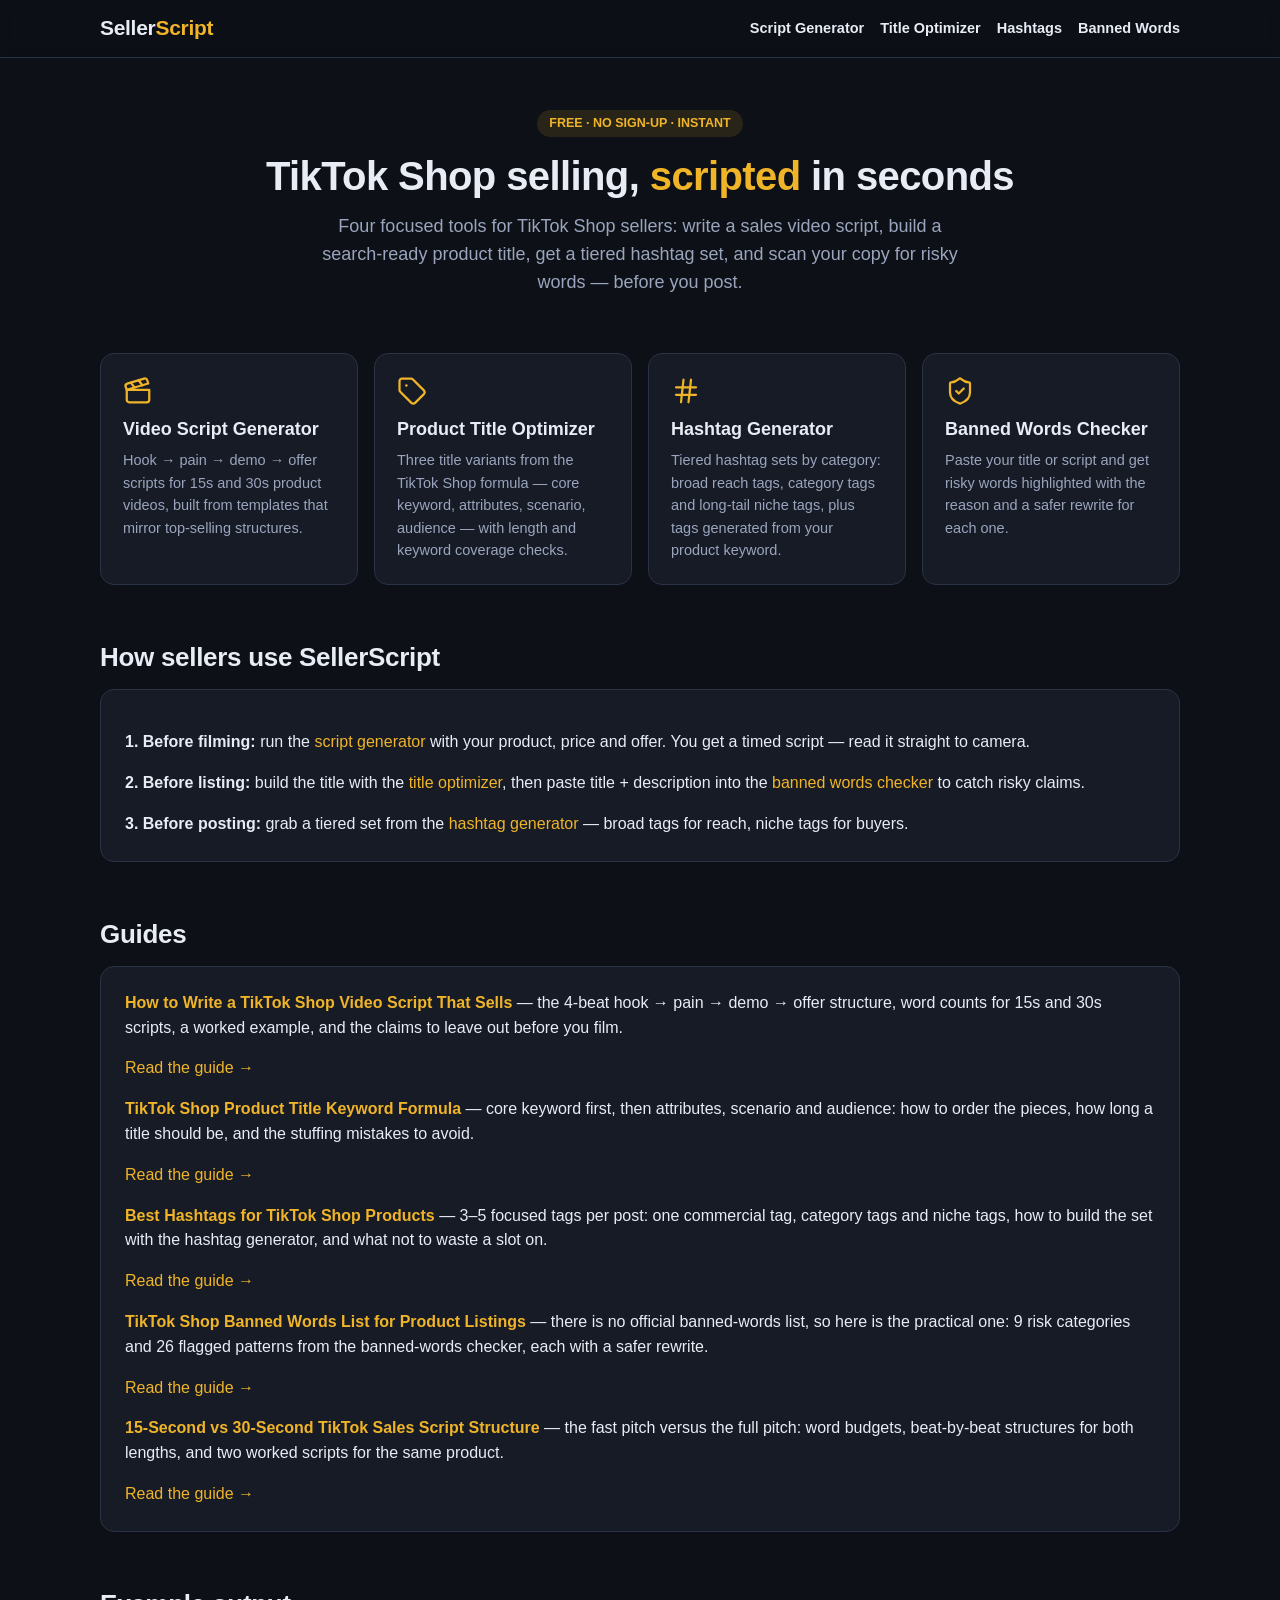
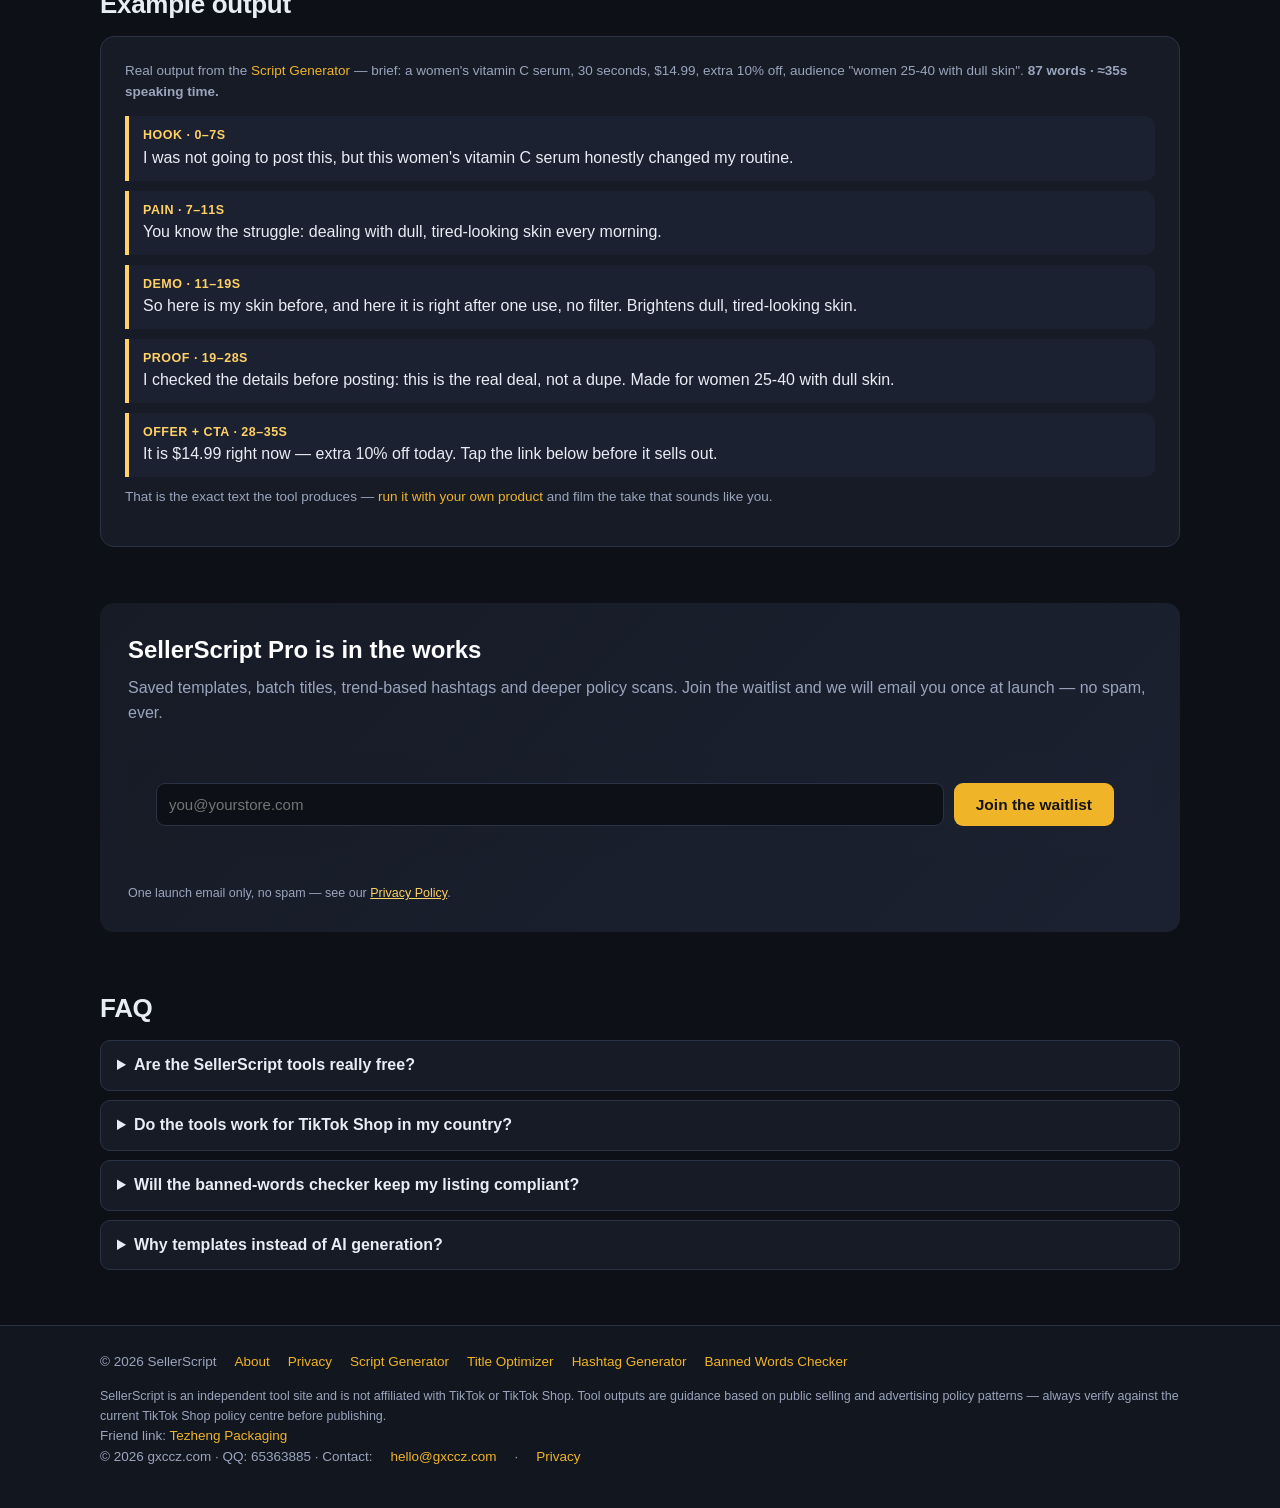
<file: index.html>
<!doctype html>
<html lang="en">
<head>
<meta charset="utf-8">
<meta name="viewport" content="width=device-width, initial-scale=1">
<title>SellerScript — Free TikTok Shop Seller Tools: Scripts, Titles, Hashtags, Policy Checker</title>
<meta name="description" content="Free tools for TikTok Shop sellers: short-video sales script generator, product title optimizer, hashtag generator and banned-words checker. Instant results, no sign-up.">
<link rel="canonical" href="https://sellerscript.pages.dev/">
<meta property="og:title" content="SellerScript — Free TikTok Shop Seller Tools">
<meta property="og:description" content="Sales scripts, optimized titles, hashtag sets and a policy-risk checker for TikTok Shop sellers. Free and instant.">
<meta property="og:type" content="website">
<meta property="og:url" content="https://sellerscript.pages.dev/">
<meta property="og:image" content="https://sellerscript.pages.dev/og-image.png">
<meta name="twitter:card" content="summary_large_image">
<meta name="twitter:image" content="https://sellerscript.pages.dev/og-image.png">
<link rel="icon" href="/favicon.svg" type="image/svg+xml">
<link rel="stylesheet" href="/assets/style.css">
<script type="application/ld+json">
{"@context":"https://schema.org","@type":"WebSite","name":"SellerScript","url":"https://sellerscript.pages.dev/","description":"Free template-based tools for TikTok Shop sellers: video sales scripts, product titles, hashtags and risky-word checks."}
</script>
<script type="application/ld+json">
{"@context":"https://schema.org","@type":"FAQPage","mainEntity":[
{"@type":"Question","name":"Are the SellerScript tools really free?","acceptedAnswer":{"@type":"Answer","text":"Yes. All four tools are free with no sign-up and no usage cap. They run on proven selling templates and rule libraries in your browser, so results are instant. A Pro tier with cloud generation is in preparation — join the waitlist on any page to hear about it first."}},
{"@type":"Question","name":"Do the tools work for TikTok Shop in my country?","acceptedAnswer":{"@type":"Answer","text":"The templates are written for English-language TikTok Shop listings and videos (US, UK, Southeast Asia English storefronts and similar). Selling structures — hook, demo, offer — travel well across markets; always check your local TikTok Shop policy centre for category rules."}},
{"@type":"Question","name":"Will the banned-words checker keep my listing compliant?","acceptedAnswer":{"@type":"Answer","text":"No tool can guarantee compliance. The checker flags common risky patterns from public marketplace advertising policy — superlatives, medical claims, fake urgency and similar — so you can fix them before publishing. Final responsibility stays with you and the current TikTok Shop policy."}},
{"@type":"Question","name":"Why templates instead of AI generation?","acceptedAnswer":{"@type":"Answer","text":"Most selling videos that convert follow a handful of repeatable structures. Templates give you a proven structure plus your own product facts, in one click, with nothing uploaded to a server. Your inputs never leave your browser."}}]}
</script>
<!-- Google Analytics (GA4) -->
<script async src="https://www.googletagmanager.com/gtag/js?id=G-CG8J72909Z"></script>
<script>
window.dataLayer = window.dataLayer || [];
function gtag(){dataLayer.push(arguments);}
gtag('js', new Date());
gtag('config', 'G-CG8J72909Z');
</script>
</head>
<body>
<header class="site"><div class="wrap">
  <a class="logo" href="/">Seller<span>Script</span></a>
  <nav class="main">
    <a href="/script-generator/">Script Generator</a>
    <a href="/title-optimizer/">Title Optimizer</a>
    <a href="/hashtag-generator/">Hashtags</a>
    <a href="/banned-words-checker/">Banned Words</a>
  </nav>
</div></header>

<main class="wrap">
  <div class="hero">
    <span class="badge">FREE · NO SIGN-UP · INSTANT</span>
    <h1>TikTok Shop selling, <em>scripted</em> in seconds</h1>
    <p>Four focused tools for TikTok Shop sellers: write a sales video script, build a search-ready product title, get a tiered hashtag set, and scan your copy for risky words — before you post.</p>
  </div>

  <div class="grid">
    <a class="toolcard" href="/script-generator/">
      <div class="ico"><svg width="30" height="30" viewBox="0 0 24 24" fill="none" stroke="currentColor" stroke-width="1.8" stroke-linecap="round" stroke-linejoin="round" aria-hidden="true"><path d="M20.2 6 3 11l-.9-2.4c-.3-1.1.3-2.2 1.3-2.5l13.5-4c1.1-.3 2.2.3 2.5 1.3Z"/><path d="m6.2 5.3 3.1 3.9"/><path d="m12.4 3.4 3.1 4"/><path d="M3 11h18v8a2 2 0 0 1-2 2H5a2 2 0 0 1-2-2Z"/></svg></div>
      <h3>Video Script Generator</h3>
      <p>Hook → pain → demo → offer scripts for 15s and 30s product videos, built from templates that mirror top-selling structures.</p>
    </a>
    <a class="toolcard" href="/title-optimizer/">
      <div class="ico"><svg width="30" height="30" viewBox="0 0 24 24" fill="none" stroke="currentColor" stroke-width="1.8" stroke-linecap="round" stroke-linejoin="round" aria-hidden="true"><path d="M12.586 2.586A2 2 0 0 0 11.172 2H4a2 2 0 0 0-2 2v7.172a2 2 0 0 0 .586 1.414l8.704 8.704a2.426 2.426 0 0 0 3.42 0l6.58-6.58a2.426 2.426 0 0 0 0-3.42z"/><circle cx="7.5" cy="7.5" r="1" fill="currentColor" stroke="none"/></svg></div>
      <h3>Product Title Optimizer</h3>
      <p>Three title variants from the TikTok Shop formula — core keyword, attributes, scenario, audience — with length and keyword coverage checks.</p>
    </a>
    <a class="toolcard" href="/hashtag-generator/">
      <div class="ico"><svg width="30" height="30" viewBox="0 0 24 24" fill="none" stroke="currentColor" stroke-width="1.8" stroke-linecap="round" stroke-linejoin="round" aria-hidden="true"><line x1="4" x2="20" y1="9" y2="9"/><line x1="4" x2="20" y1="15" y2="15"/><line x1="10" x2="8" y1="3" y2="21"/><line x1="16" x2="14" y1="3" y2="21"/></svg></div>
      <h3>Hashtag Generator</h3>
      <p>Tiered hashtag sets by category: broad reach tags, category tags and long-tail niche tags, plus tags generated from your product keyword.</p>
    </a>
    <a class="toolcard" href="/banned-words-checker/">
      <div class="ico"><svg width="30" height="30" viewBox="0 0 24 24" fill="none" stroke="currentColor" stroke-width="1.8" stroke-linecap="round" stroke-linejoin="round" aria-hidden="true"><path d="M20 13c0 5-3.5 7.5-7.66 8.95a1 1 0 0 1-.67-.01C7.5 20.5 4 18 4 13V6a1 1 0 0 1 1-1c2 0 4.5-1.2 6.24-2.72a1 1 0 0 1 1.52 0C14.51 3.81 17 5 19 5a1 1 0 0 1 1 1z"/><path d="m9 12 2 2 4-4"/></svg></div>
      <h3>Banned Words Checker</h3>
      <p>Paste your title or script and get risky words highlighted with the reason and a safer rewrite for each one.</p>
    </a>
  </div>

  <section class="block">
    <h2>How sellers use SellerScript</h2>
    <div class="card">
      <p><b>1. Before filming:</b> run the <a href="/script-generator/">script generator</a> with your product, price and offer. You get a timed script — read it straight to camera.</p>
      <p><b>2. Before listing:</b> build the title with the <a href="/title-optimizer/">title optimizer</a>, then paste title + description into the <a href="/banned-words-checker/">banned words checker</a> to catch risky claims.</p>
      <p style="margin-bottom:0"><b>3. Before posting:</b> grab a tiered set from the <a href="/hashtag-generator/">hashtag generator</a> — broad tags for reach, niche tags for buyers.</p>
    </div>
  </section>

  <section class="block">
    <h2>Guides</h2>
    <div class="card">
      <p style="margin-top:0"><b><a href="/guides/how-to-write-a-tiktok-shop-video-script-that-sells">How to Write a TikTok Shop Video Script That Sells</a></b> — the 4-beat hook → pain → demo → offer structure, word counts for 15s and 30s scripts, a worked example, and the claims to leave out before you film.</p>
      <p><a href="/guides/how-to-write-a-tiktok-shop-video-script-that-sells">Read the guide →</a></p>
      <p style="margin-top:16px"><b><a href="/guides/tiktok-shop-product-title-keyword-formula">TikTok Shop Product Title Keyword Formula</a></b> — core keyword first, then attributes, scenario and audience: how to order the pieces, how long a title should be, and the stuffing mistakes to avoid.</p>
      <p><a href="/guides/tiktok-shop-product-title-keyword-formula">Read the guide →</a></p>
      <p style="margin-top:16px"><b><a href="/guides/best-hashtags-for-tiktok-shop-products">Best Hashtags for TikTok Shop Products</a></b> — 3–5 focused tags per post: one commercial tag, category tags and niche tags, how to build the set with the hashtag generator, and what not to waste a slot on.</p>
      <p><a href="/guides/best-hashtags-for-tiktok-shop-products">Read the guide →</a></p>
      <p style="margin-top:16px"><b><a href="/guides/tiktok-shop-banned-words-list-for-product-listings">TikTok Shop Banned Words List for Product Listings</a></b> — there is no official banned-words list, so here is the practical one: 9 risk categories and 26 flagged patterns from the banned-words checker, each with a safer rewrite.</p>
      <p><a href="/guides/tiktok-shop-banned-words-list-for-product-listings">Read the guide →</a></p>
      <p style="margin-top:16px"><b><a href="/guides/15-second-vs-30-second-tiktok-sales-script-structure">15-Second vs 30-Second TikTok Sales Script Structure</a></b> — the fast pitch versus the full pitch: word budgets, beat-by-beat structures for both lengths, and two worked scripts for the same product.</p>
      <p style="margin-bottom:0"><a href="/guides/15-second-vs-30-second-tiktok-sales-script-structure">Read the guide →</a></p>
    </div>
  </section>

  <section class="block">
    <h2>Example output</h2>
    <div class="card">
      <p class="meta-line" style="margin-top:0">Real output from the <a href="/script-generator/">Script Generator</a> — brief: a women's vitamin C serum, 30 seconds, $14.99, extra 10% off, audience "women 25-40 with dull skin". <b>87 words · ≈35s speaking time.</b></p>
      <div class="seg"><b>Hook · 0–7s</b><span>I was not going to post this, but this women's vitamin C serum honestly changed my routine.</span></div>
      <div class="seg"><b>Pain · 7–11s</b><span>You know the struggle: dealing with dull, tired-looking skin every morning.</span></div>
      <div class="seg"><b>Demo · 11–19s</b><span>So here is my skin before, and here it is right after one use, no filter. Brightens dull, tired-looking skin.</span></div>
      <div class="seg"><b>Proof · 19–28s</b><span>I checked the details before posting: this is the real deal, not a dupe. Made for women 25-40 with dull skin.</span></div>
      <div class="seg"><b>Offer + CTA · 28–35s</b><span>It is $14.99 right now — extra 10% off today. Tap the link below before it sells out.</span></div>
      <p class="meta-line">That is the exact text the tool produces — <a href="/script-generator/">run it with your own product</a> and film the take that sounds like you.</p>
    </div>
  </section>

  <div class="subscribe">
    <h2>SellerScript Pro is in the works</h2>
    <p>Saved templates, batch titles, trend-based hashtags and deeper policy scans. Join the waitlist and we will email you once at launch — no spam, ever.</p>
    <form class="subscribe" data-source="pro-waitlist-home">
      <input type="email" required placeholder="you@yourstore.com" aria-label="Email address">
      <input class="hp" type="text" name="hp" tabindex="-1" autocomplete="off" aria-hidden="true">
      <button class="btn" type="submit">Join the waitlist</button>
      <div class="sub-msg" role="status"></div>
    </form>
    <p class="fineprint">One launch email only, no spam — see our <a href="/privacy/">Privacy Policy</a>.</p>
  </div>

  <section class="block faq">
    <h2>FAQ</h2>
    <details><summary>Are the SellerScript tools really free?</summary><p>Yes — free, no sign-up, no usage cap. The tools run on selling templates and rule libraries right in your browser, so results are instant. A Pro tier is in preparation; join the waitlist to hear about it first.</p></details>
    <details><summary>Do the tools work for TikTok Shop in my country?</summary><p>They are written for English-language TikTok Shop listings and videos. The selling structures travel well across markets; always check your local TikTok Shop policy centre for category-specific rules.</p></details>
    <details><summary>Will the banned-words checker keep my listing compliant?</summary><p>No tool can guarantee compliance. The checker flags common risky patterns from public marketplace advertising policy so you can fix them before publishing. Final responsibility stays with you.</p></details>
    <details><summary>Why templates instead of AI generation?</summary><p>Converting videos follow repeatable structures. Templates combine a proven structure with your real product facts in one click — and your inputs never leave your browser.</p></details>
  </section>
</main>

<footer class="site"><div class="wrap">
  <span>© 2026 SellerScript</span>
  <a href="/about/">About</a><a href="/privacy/">Privacy</a>
  <a href="/script-generator/">Script Generator</a>
  <a href="/title-optimizer/">Title Optimizer</a>
  <a href="/hashtag-generator/">Hashtag Generator</a>
  <a href="/banned-words-checker/">Banned Words Checker</a>
</div>
<div class="wrap disclaimer">SellerScript is an independent tool site and is not affiliated with TikTok or TikTok Shop. Tool outputs are guidance based on public selling and advertising policy patterns — always verify against the current TikTok Shop policy centre before publishing.</div>
<div class="wrap">
  <span>Friend link: <a href="https://en.shtezheng.com">Tezheng Packaging</a></span>
</div>
<div class="wrap">© 2026 gxccz.com · QQ: 65363885 · Contact: <a href="mailto:hello@gxccz.com">hello@gxccz.com</a> · <a href="https://gxccz.com/privacy/">Privacy</a></div>
</footer>
<script src="/assets/site.js"></script>
</body>
</html>
</file>
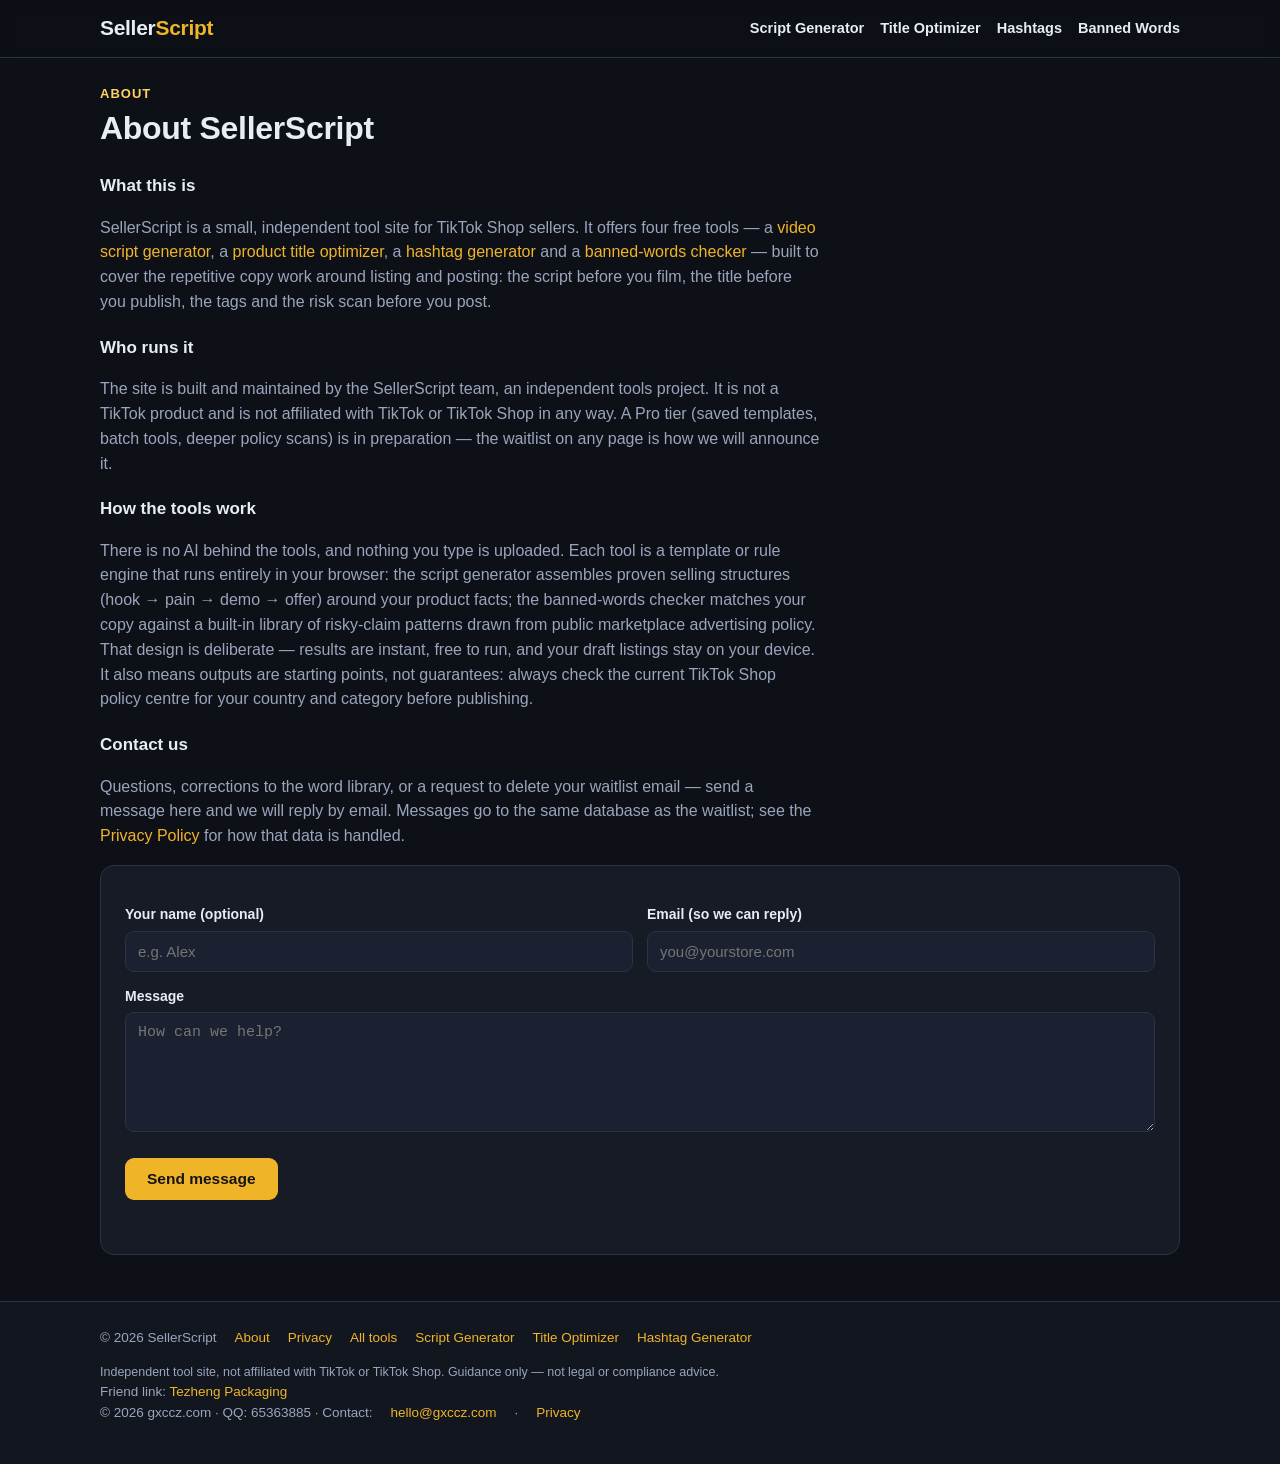
<file: about/index.html>
<!doctype html>
<html lang="en">
<head>
<meta charset="utf-8">
<meta name="viewport" content="width=device-width, initial-scale=1">
<title>About SellerScript — Free Template Tools for TikTok Shop Sellers</title>
<meta name="description" content="SellerScript is an independent tool site for TikTok Shop sellers: four free tools built on selling templates and policy rule libraries — no AI, no uploads, no sign-up.">
<link rel="canonical" href="https://sellerscript.pages.dev/about/">
<meta property="og:title" content="About SellerScript">
<meta property="og:description" content="Free template-based tools for TikTok Shop sellers, run by the SellerScript team. Scripts, titles, hashtags and a risky-words checker.">
<meta property="og:type" content="website">
<meta property="og:url" content="https://sellerscript.pages.dev/about/">
<meta property="og:image" content="https://sellerscript.pages.dev/og-image.png">
<meta name="twitter:card" content="summary_large_image">
<meta name="twitter:image" content="https://sellerscript.pages.dev/og-image.png">
<link rel="icon" href="/favicon.svg" type="image/svg+xml">
<link rel="stylesheet" href="/assets/style.css">
<!-- Google Analytics (GA4) -->
<script async src="https://www.googletagmanager.com/gtag/js?id=G-CG8J72909Z"></script>
<script>
window.dataLayer = window.dataLayer || [];
function gtag(){dataLayer.push(arguments);}
gtag('js', new Date());
gtag('config', 'G-CG8J72909Z');
</script>
</head>
<body>
<header class="site"><div class="wrap">
  <a class="logo" href="/">Seller<span>Script</span></a>
  <nav class="main">
    <a href="/script-generator/">Script Generator</a>
    <a href="/title-optimizer/">Title Optimizer</a>
    <a href="/hashtag-generator/">Hashtags</a>
    <a href="/banned-words-checker/">Banned Words</a>
  </nav>
</div></header>

<main class="wrap">
  <section class="block prose">
    <div class="kicker">About</div>
    <h1 style="font-size:32px">About SellerScript</h1>

    <h3>What this is</h3>
    <p>SellerScript is a small, independent tool site for TikTok Shop sellers. It offers four free tools — a <a href="/script-generator/">video script generator</a>, a <a href="/title-optimizer/">product title optimizer</a>, a <a href="/hashtag-generator/">hashtag generator</a> and a <a href="/banned-words-checker/">banned-words checker</a> — built to cover the repetitive copy work around listing and posting: the script before you film, the title before you publish, the tags and the risk scan before you post.</p>

    <h3>Who runs it</h3>
    <p>The site is built and maintained by the SellerScript team, an independent tools project. It is not a TikTok product and is not affiliated with TikTok or TikTok Shop in any way. A Pro tier (saved templates, batch tools, deeper policy scans) is in preparation — the waitlist on any page is how we will announce it.</p>

    <h3>How the tools work</h3>
    <p>There is no AI behind the tools, and nothing you type is uploaded. Each tool is a template or rule engine that runs entirely in your browser: the script generator assembles proven selling structures (hook → pain → demo → offer) around your product facts; the banned-words checker matches your copy against a built-in library of risky-claim patterns drawn from public marketplace advertising policy. That design is deliberate — results are instant, free to run, and your draft listings stay on your device. It also means outputs are starting points, not guarantees: always check the current TikTok Shop policy centre for your country and category before publishing.</p>

    <h3>Contact us</h3>
    <p>Questions, corrections to the word library, or a request to delete your waitlist email — send a message here and we will reply by email. Messages go to the same database as the waitlist; see the <a href="/privacy/">Privacy Policy</a> for how that data is handled.</p>

    <div class="card" style="margin-top:16px">
      <form class="tool" id="contact-form">
        <div class="row">
          <div>
            <label for="c-name">Your name (optional)</label>
            <input type="text" id="c-name" placeholder="e.g. Alex">
          </div>
          <div>
            <label for="c-email">Email (so we can reply)</label>
            <input type="email" id="c-email" required placeholder="you@yourstore.com">
          </div>
        </div>
        <label for="c-msg">Message</label>
        <textarea id="c-msg" required placeholder="How can we help?"></textarea>
        <input class="hp" type="text" name="hp" tabindex="-1" autocomplete="off" aria-hidden="true">
        <button class="btn" type="submit">Send message</button>
        <div class="sub-msg" id="c-status" role="status" style="color:var(--muted)"></div>
      </form>
    </div>
  </section>
</main>

<footer class="site"><div class="wrap">
  <span>© 2026 SellerScript</span>
  <a href="/about/">About</a><a href="/privacy/">Privacy</a>
  <a href="/">All tools</a><a href="/script-generator/">Script Generator</a>
  <a href="/title-optimizer/">Title Optimizer</a><a href="/hashtag-generator/">Hashtag Generator</a>
</div>
<div class="wrap disclaimer">Independent tool site, not affiliated with TikTok or TikTok Shop. Guidance only — not legal or compliance advice.</div>
<div class="wrap">
  <span>Friend link: <a href="https://en.shtezheng.com">Tezheng Packaging</a></span>
</div>
<div class="wrap">© 2026 gxccz.com · QQ: 65363885 · Contact: <a href="mailto:hello@gxccz.com">hello@gxccz.com</a> · <a href="https://gxccz.com/privacy/">Privacy</a></div>
</footer>
<script src="/assets/site.js"></script>
<script>
(function () {
  var form = document.getElementById('contact-form');
  var status = document.getElementById('c-status');
  form.addEventListener('submit', function (ev) {
    ev.preventDefault();
    var name = document.getElementById('c-name').value.trim();
    var email = document.getElementById('c-email').value.trim();
    var msg = document.getElementById('c-msg').value.trim();
    if (!/^[^@\s]+@[^@\s]+\.[^@\s]+$/.test(email)) {
      status.textContent = 'Please enter a valid email address so we can reply.';
      return;
    }
    if (!msg) { status.textContent = 'Please write a message first.'; return; }
    var btn = form.querySelector('button[type="submit"]');
    btn.disabled = true;
    status.textContent = 'Sending…';
    var note = ('name: ' + (name || '-') + ' | ' + msg).slice(0, 480);
    fetch('https://lunasign.me/api/leads', {
      method: 'POST',
      headers: { 'Content-Type': 'application/json' },
      body: JSON.stringify({ site: 'sellerscript', email: email, source: 'contact', note: note, hp: form.querySelector('input[name="hp"]').value })
    }).then(function (r) { return r.json(); }).then(function (data) {
      if (data && data.ok) {
        status.textContent = 'Message received — thanks for writing. We reply by email.';
        form.reset();
      } else {
        status.textContent = 'Something went wrong (' + ((data && data.error) || 'unknown') + '). Please try again.';
      }
    }).catch(function () {
      status.textContent = 'Network error — please try again in a moment.';
    }).finally(function () { btn.disabled = false; });
  });
})();
</script>
</body>
</html>
</file>
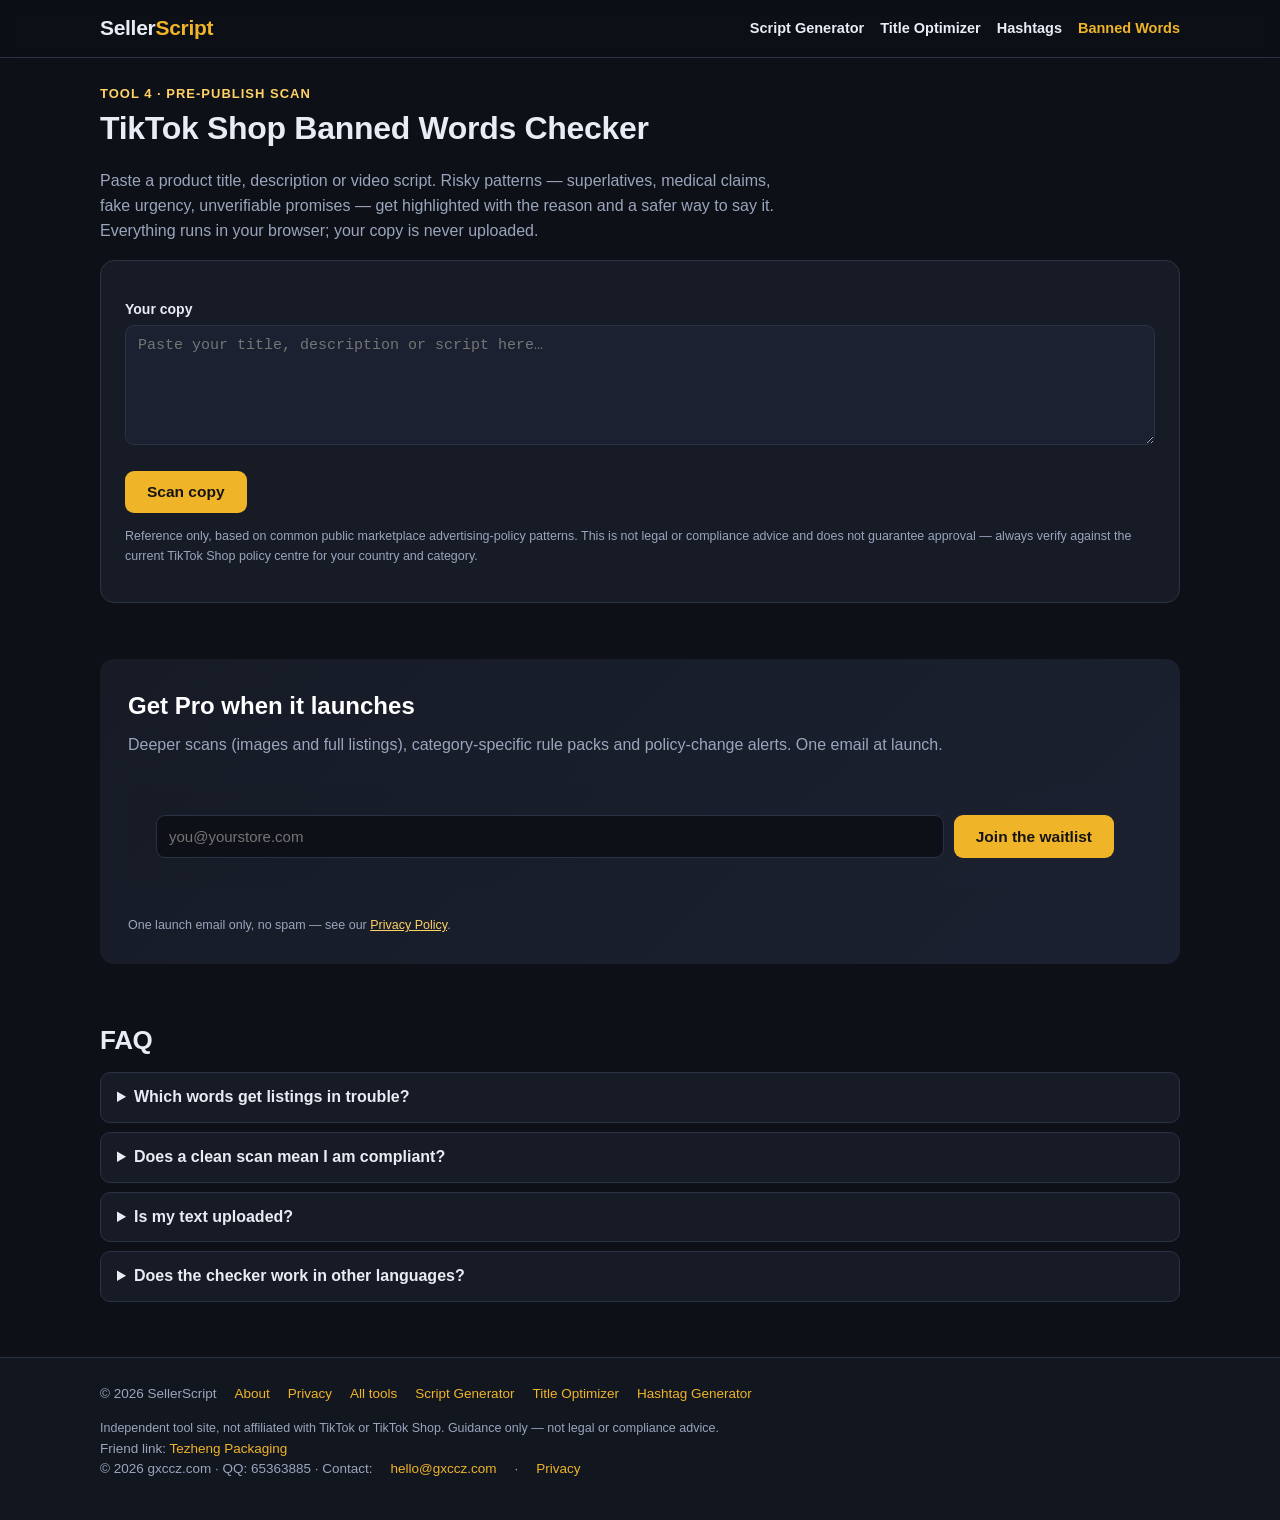
<file: banned-words-checker/index.html>
<!doctype html>
<html lang="en">
<head>
<meta charset="utf-8">
<meta name="viewport" content="width=device-width, initial-scale=1">
<title>TikTok Shop Banned Words Checker — Scan Titles & Scripts for Risky Claims | SellerScript</title>
<meta name="description" content="Paste your TikTok Shop title, description or video script and get risky words highlighted: superlatives, medical claims, fake urgency and unverifiable promises — with a safer rewrite for each.">
<link rel="canonical" href="https://sellerscript.pages.dev/banned-words-checker/">
<meta property="og:title" content="TikTok Shop Banned Words Checker | SellerScript">
<meta property="og:description" content="Highlight risky claims in your TikTok Shop copy before you publish — with the reason and a safer alternative for each flag.">
<meta property="og:type" content="website">
<meta property="og:url" content="https://sellerscript.pages.dev/banned-words-checker/">
<meta property="og:image" content="https://sellerscript.pages.dev/og-image.png">
<meta name="twitter:card" content="summary_large_image">
<meta name="twitter:image" content="https://sellerscript.pages.dev/og-image.png">
<link rel="icon" href="/favicon.svg" type="image/svg+xml">
<link rel="stylesheet" href="/assets/style.css">
<script type="application/ld+json">
{"@context":"https://schema.org","@type":"WebApplication","name":"TikTok Shop Banned Words Checker","url":"https://sellerscript.pages.dev/banned-words-checker/","applicationCategory":"BusinessApplication","operatingSystem":"Any","offers":{"@type":"Offer","price":"0","priceCurrency":"USD"},"description":"Scans TikTok Shop copy for risky words and claims based on public marketplace advertising policy patterns, with safer alternatives."}
</script>
<script type="application/ld+json">
{"@context":"https://schema.org","@type":"FAQPage","mainEntity":[
{"@type":"Question","name":"Which words get TikTok Shop listings in trouble?","acceptedAnswer":{"@type":"Answer","text":"The repeat offenders are unverifiable superlatives (best, cheapest, #1), medical or treatment claims for ordinary products (cure, heal, lose 10 lbs), fake urgency (only today, only 3 left, limited time, selling out fast when it is not), income promises, and authority claims you cannot prove (clinically proven, FDA approved). This checker is built around those patterns."}},
{"@type":"Question","name":"Does a clean scan mean my listing is compliant?","acceptedAnswer":{"@type":"Answer","text":"No. Policies differ by country and product category and change over time, and review also looks at images, video and landing pages. Treat a clean scan as a first pass only, and always check the current TikTok Shop policy centre for your category."}},
{"@type":"Question","name":"Is my pasted text uploaded anywhere?","acceptedAnswer":{"@type":"Answer","text":"No. The checker runs entirely in your browser against a built-in rule library. Your copy never leaves your device."}}]}
</script>
<!-- Google Analytics (GA4) -->
<script async src="https://www.googletagmanager.com/gtag/js?id=G-CG8J72909Z"></script>
<script>
window.dataLayer = window.dataLayer || [];
function gtag(){dataLayer.push(arguments);}
gtag('js', new Date());
gtag('config', 'G-CG8J72909Z');
</script>
</head>
<body>
<header class="site"><div class="wrap">
  <a class="logo" href="/">Seller<span>Script</span></a>
  <nav class="main">
    <a href="/script-generator/">Script Generator</a>
    <a href="/title-optimizer/">Title Optimizer</a>
    <a href="/hashtag-generator/">Hashtags</a>
    <a class="on" href="/banned-words-checker/">Banned Words</a>
  </nav>
</div></header>

<main class="wrap">
  <section class="block">
    <div class="kicker">Tool 4 · Pre-publish scan</div>
    <h1 style="font-size:32px">TikTok Shop Banned Words Checker</h1>
    <p style="color:var(--muted);max-width:680px">Paste a product title, description or video script. Risky patterns — superlatives, medical claims, fake urgency, unverifiable promises — get highlighted with the reason and a safer way to say it. Everything runs in your browser; your copy is never uploaded.</p>

    <div class="card">
      <form class="tool" id="ban-form">
        <label for="b-text">Your copy</label>
        <textarea id="b-text" placeholder="Paste your title, description or script here…"></textarea>
        <button class="btn" type="submit">Scan copy</button>
      </form>

      <div class="result" id="ban-result">
        <p class="meta-line" id="ban-summary" style="font-size:15px"></p>
        <div class="highlight-box" id="ban-highlight"></div>
        <div id="ban-findings"></div>
      </div>
      <p class="disclaimer">Reference only, based on common public marketplace advertising-policy patterns. This is not legal or compliance advice and does not guarantee approval — always verify against the current TikTok Shop policy centre for your country and category.</p>
    </div>
  </section>

  <div class="subscribe">
    <h2>Get Pro when it launches</h2>
    <p>Deeper scans (images and full listings), category-specific rule packs and policy-change alerts. One email at launch.</p>
    <form class="subscribe" data-source="pro-waitlist-banned">
      <input type="email" required placeholder="you@yourstore.com" aria-label="Email address">
      <input class="hp" type="text" name="hp" tabindex="-1" autocomplete="off" aria-hidden="true">
      <button class="btn" type="submit">Join the waitlist</button>
      <div class="sub-msg" role="status"></div>
    </form>
    <p class="fineprint">One launch email only, no spam — see our <a href="/privacy/">Privacy Policy</a>.</p>
  </div>

  <section class="block faq">
    <h2>FAQ</h2>
    <details><summary>Which words get listings in trouble?</summary><p>Unverifiable superlatives (best, cheapest, #1), medical claims for ordinary products (cure, heal, lose weight, detox), fake urgency (only today, only 3 left, limited time, selling out fast), income promises, and proof claims you cannot back up (clinically proven, FDA approved).</p></details>
    <details><summary>Does a clean scan mean I am compliant?</summary><p>No. Policies vary by country and category and change over time, and review also covers images and video. Treat this as a first pass and check the TikTok Shop policy centre for your category.</p></details>
    <details><summary>Is my text uploaded?</summary><p>No. The scan runs fully in your browser against a built-in rule library.</p></details>
    <details><summary>Does the checker work in other languages?</summary><p>Not yet — the rule library covers English-language listings. If you paste mostly non-English text, the checker says so instead of returning a misleading clean result.</p></details>
  </section>
</main>

<footer class="site"><div class="wrap">
  <span>© 2026 SellerScript</span>
  <a href="/about/">About</a><a href="/privacy/">Privacy</a>
  <a href="/">All tools</a><a href="/script-generator/">Script Generator</a>
  <a href="/title-optimizer/">Title Optimizer</a><a href="/hashtag-generator/">Hashtag Generator</a>
</div>
<div class="wrap disclaimer">Independent tool site, not affiliated with TikTok or TikTok Shop. Guidance only — not legal or compliance advice.</div>
<div class="wrap">
  <span>Friend link: <a href="https://en.shtezheng.com">Tezheng Packaging</a></span>
</div>
<div class="wrap">© 2026 gxccz.com · QQ: 65363885 · Contact: <a href="mailto:hello@gxccz.com">hello@gxccz.com</a> · <a href="https://gxccz.com/privacy/">Privacy</a></div>
</footer>
<script src="/assets/tools.js"></script>
<script src="/assets/site.js"></script>
<script>
(function () {
  document.getElementById('ban-form').addEventListener('submit', function (ev) {
    ev.preventDefault();
    var text = document.getElementById('b-text').value;
    var box = document.getElementById('ban-result');
    if (!text.trim()) {
      document.getElementById('ban-summary').textContent = 'Paste some copy first.';
      box.classList.add('show');
      return;
    }
    var r = SSEngines.bannedCheck(text);
    var summary = document.getElementById('ban-summary');
    if (r.nonEnglish) {
      summary.textContent = 'This checker only covers English-language listings — paste English copy to scan. Non-English text gets no result here, rather than a false "clean" pass.';
      document.getElementById('ban-highlight').innerHTML = '';
      document.getElementById('ban-findings').innerHTML = '';
      box.classList.add('show');
      return;
    }
    if (r.total === 0) {
      summary.textContent = '✓ No risky patterns found in this pass. Remember: this is a first-pass check, not a compliance guarantee.';
    } else {
      summary.textContent = '⚠ ' + r.total + ' risky hit' + (r.total > 1 ? 's' : '') +
        ' across ' + r.findings.length + ' pattern' + (r.findings.length > 1 ? 's' : '') + ' — review each one below.';
    }
    document.getElementById('ban-highlight').innerHTML = SSEngines.bannedHighlight(text, r) || '';
    var list = document.getElementById('ban-findings');
    list.innerHTML = '';
    r.findings.forEach(function (f) {
      var d = document.createElement('div'); d.className = 'finding';
      var b = document.createElement('b');
      b.textContent = '"' + f.term + '" · ' + f.cat + ' · ' + f.hits.length + ' hit' + (f.hits.length > 1 ? 's' : '');
      var p = document.createElement('p'); p.textContent = f.why;
      var a = document.createElement('p'); a.className = 'alt'; a.textContent = 'Safer: ' + f.alt;
      d.appendChild(b); d.appendChild(p); d.appendChild(a); list.appendChild(d);
    });
    box.classList.add('show');
  });
})();
</script>
</body>
</html>
</file>
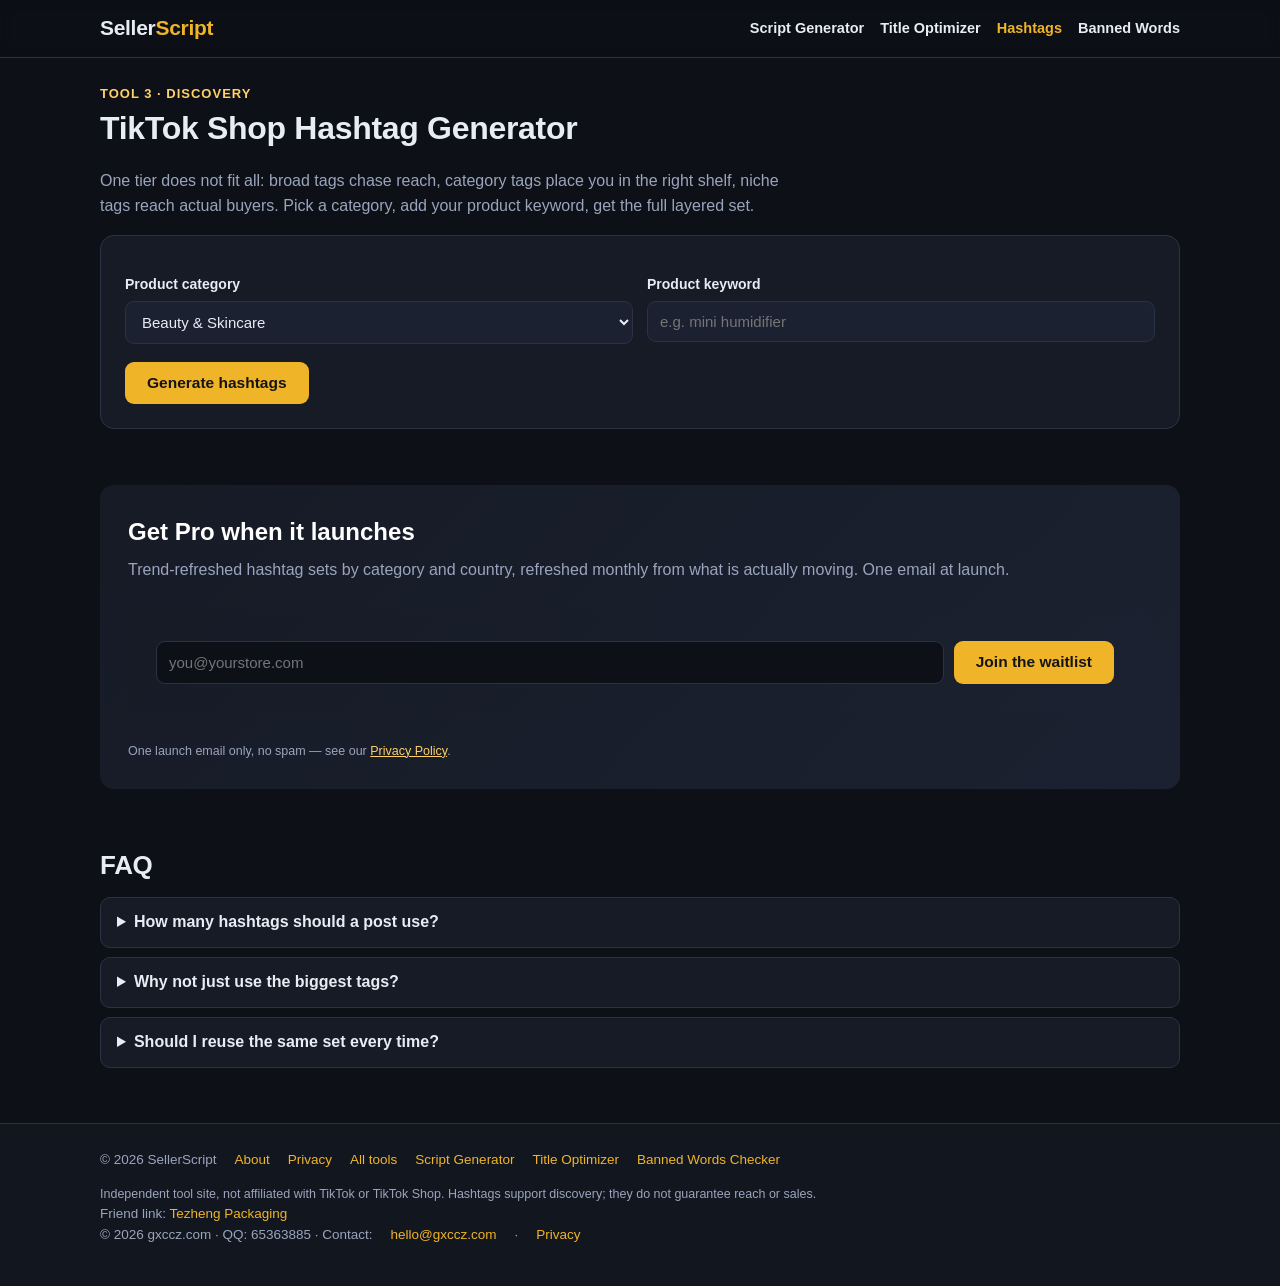
<file: hashtag-generator/index.html>
<!doctype html>
<html lang="en">
<head>
<meta charset="utf-8">
<meta name="viewport" content="width=device-width, initial-scale=1">
<title>TikTok Shop Hashtag Generator — Tiered Hashtag Sets by Category | SellerScript</title>
<meta name="description" content="Generate tiered TikTok Shop hashtag sets: broad reach tags, category tags and long-tail niche tags, plus tags built from your product keyword. Free, copy in one click.">
<link rel="canonical" href="https://sellerscript.pages.dev/hashtag-generator/">
<meta property="og:title" content="TikTok Shop Hashtag Generator | SellerScript">
<meta property="og:description" content="Broad + category + niche hashtag tiers for TikTok Shop posts, generated from your category and product keyword.">
<meta property="og:type" content="website">
<meta property="og:url" content="https://sellerscript.pages.dev/hashtag-generator/">
<meta property="og:image" content="https://sellerscript.pages.dev/og-image.png">
<meta name="twitter:card" content="summary_large_image">
<meta name="twitter:image" content="https://sellerscript.pages.dev/og-image.png">
<link rel="icon" href="/favicon.svg" type="image/svg+xml">
<link rel="stylesheet" href="/assets/style.css">
<script type="application/ld+json">
{"@context":"https://schema.org","@type":"WebApplication","name":"TikTok Shop Hashtag Generator","url":"https://sellerscript.pages.dev/hashtag-generator/","applicationCategory":"BusinessApplication","operatingSystem":"Any","offers":{"@type":"Offer","price":"0","priceCurrency":"USD"},"description":"Generates tiered hashtag sets for TikTok Shop product posts by category and product keyword."}
</script>
<script type="application/ld+json">
{"@context":"https://schema.org","@type":"FAQPage","mainEntity":[
{"@type":"Question","name":"How many hashtags should a TikTok Shop post use?","acceptedAnswer":{"@type":"Answer","text":"There is no official number. A practical mix used by many sellers is 10–20 tags: a few broad reach tags, a core of category tags, and several specific niche tags that match the exact product. The generator returns exactly that tiered mix."}},
{"@type":"Question","name":"Why tier hashtags instead of using only big tags?","acceptedAnswer":{"@type":"Answer","text":"Huge tags like #fyp have billions of views and bury small accounts instantly. Niche and long-tail tags have buyers behind them and far less competition, so a layered set gives both a reach lottery ticket and steady discovery."}},
{"@type":"Question","name":"Should I reuse the same hashtag set on every post?","acceptedAnswer":{"@type":"Answer","text":"Rotate the niche layer per product and keep the broad layer stable. Posting one identical block forever makes captions look automated; varying the product-specific tags keeps each post matched to its item."}}]}
</script>
<!-- Google Analytics (GA4) -->
<script async src="https://www.googletagmanager.com/gtag/js?id=G-CG8J72909Z"></script>
<script>
window.dataLayer = window.dataLayer || [];
function gtag(){dataLayer.push(arguments);}
gtag('js', new Date());
gtag('config', 'G-CG8J72909Z');
</script>
</head>
<body>
<header class="site"><div class="wrap">
  <a class="logo" href="/">Seller<span>Script</span></a>
  <nav class="main">
    <a href="/script-generator/">Script Generator</a>
    <a href="/title-optimizer/">Title Optimizer</a>
    <a class="on" href="/hashtag-generator/">Hashtags</a>
    <a href="/banned-words-checker/">Banned Words</a>
  </nav>
</div></header>

<main class="wrap">
  <section class="block">
    <div class="kicker">Tool 3 · Discovery</div>
    <h1 style="font-size:32px">TikTok Shop Hashtag Generator</h1>
    <p style="color:var(--muted);max-width:680px">One tier does not fit all: broad tags chase reach, category tags place you in the right shelf, niche tags reach actual buyers. Pick a category, add your product keyword, get the full layered set.</p>

    <div class="card">
      <form class="tool" id="tag-form">
        <div class="row">
          <div>
            <label for="h-cat">Product category</label>
            <select id="h-cat"></select>
          </div>
          <div>
            <label for="h-kw">Product keyword</label>
            <input type="text" id="h-kw" placeholder="e.g. mini humidifier">
          </div>
        </div>
        <button class="btn" type="submit">Generate hashtags</button>
      </form>

      <div class="result" id="tag-result">
        <div id="tag-groups"></div>
        <h4 style="margin:18px 0 6px">Copy-ready block</h4>
        <pre class="copybox" id="tag-block"></pre>
        <button class="btn small" data-copy-target="tag-block">Copy all hashtags</button>
        <p class="meta-line" id="tag-meta"></p>
      </div>
    </div>
  </section>

  <div class="subscribe">
    <h2>Get Pro when it launches</h2>
    <p>Trend-refreshed hashtag sets by category and country, refreshed monthly from what is actually moving. One email at launch.</p>
    <form class="subscribe" data-source="pro-waitlist-hashtag">
      <input type="email" required placeholder="you@yourstore.com" aria-label="Email address">
      <input class="hp" type="text" name="hp" tabindex="-1" autocomplete="off" aria-hidden="true">
      <button class="btn" type="submit">Join the waitlist</button>
      <div class="sub-msg" role="status"></div>
    </form>
    <p class="fineprint">One launch email only, no spam — see our <a href="/privacy/">Privacy Policy</a>.</p>
  </div>

  <section class="block faq">
    <h2>FAQ</h2>
    <details><summary>How many hashtags should a post use?</summary><p>No official number exists. A practical mix is 10–20: a few broad tags, a category core, and several product-specific niche tags — exactly what this generator returns.</p></details>
    <details><summary>Why not just use the biggest tags?</summary><p>Huge tags bury small accounts instantly. Niche tags have buyers behind them and far less competition, so the layered set balances a reach lottery ticket with steady discovery.</p></details>
    <details><summary>Should I reuse the same set every time?</summary><p>Rotate the niche layer per product; keep the broad layer stable. Identical blocks on every post look automated and mismatch items.</p></details>
  </section>
</main>

<footer class="site"><div class="wrap">
  <span>© 2026 SellerScript</span>
  <a href="/about/">About</a><a href="/privacy/">Privacy</a>
  <a href="/">All tools</a><a href="/script-generator/">Script Generator</a>
  <a href="/title-optimizer/">Title Optimizer</a><a href="/banned-words-checker/">Banned Words Checker</a>
</div>
<div class="wrap disclaimer">Independent tool site, not affiliated with TikTok or TikTok Shop. Hashtags support discovery; they do not guarantee reach or sales.</div>
<div class="wrap">
  <span>Friend link: <a href="https://en.shtezheng.com">Tezheng Packaging</a></span>
</div>
<div class="wrap">© 2026 gxccz.com · QQ: 65363885 · Contact: <a href="mailto:hello@gxccz.com">hello@gxccz.com</a> · <a href="https://gxccz.com/privacy/">Privacy</a></div>
</footer>
<script src="/assets/tools.js"></script>
<script src="/assets/site.js"></script>
<script>
(function () {
  var catSel = document.getElementById('h-cat');
  Object.keys(SSEngines.CATEGORIES).forEach(function (k) {
    var o = document.createElement('option');
    o.value = k; o.textContent = SSEngines.CATEGORIES[k].label;
    catSel.appendChild(o);
  });
  function group(title, tags) {
    if (!tags.length) return null;
    var d = document.createElement('div'); d.className = 'taggroup';
    var h = document.createElement('h4'); h.textContent = title; d.appendChild(h);
    tags.forEach(function (t) {
      var s = document.createElement('span'); s.className = 'tag'; s.textContent = t; d.appendChild(s);
    });
    return d;
  }
  document.getElementById('tag-form').addEventListener('submit', function (ev) {
    ev.preventDefault();
    var r = SSEngines.hashtagGenerate({
      category: catSel.value,
      keyword: document.getElementById('h-kw').value
    });
    var box = document.getElementById('tag-groups');
    box.innerHTML = '';
    [['Broad · reach', r.broad], ['Category · your shelf', r.mid],
     ['Niche · buyers', r.niche], ['From your keyword', r.generated]].forEach(function (g) {
      var el = group(g[0], g[1]); if (el) box.appendChild(el);
    });
    var block = document.getElementById('tag-block');
    block.textContent = r.block;
    block.setAttribute('data-plain', r.block);
    document.getElementById('tag-meta').textContent =
      r.all.length + ' hashtags · ' + r.block.length + ' characters. Rotate the niche set per product.';
    document.getElementById('tag-result').classList.add('show');
  });
})();
</script>
</body>
</html>
</file>
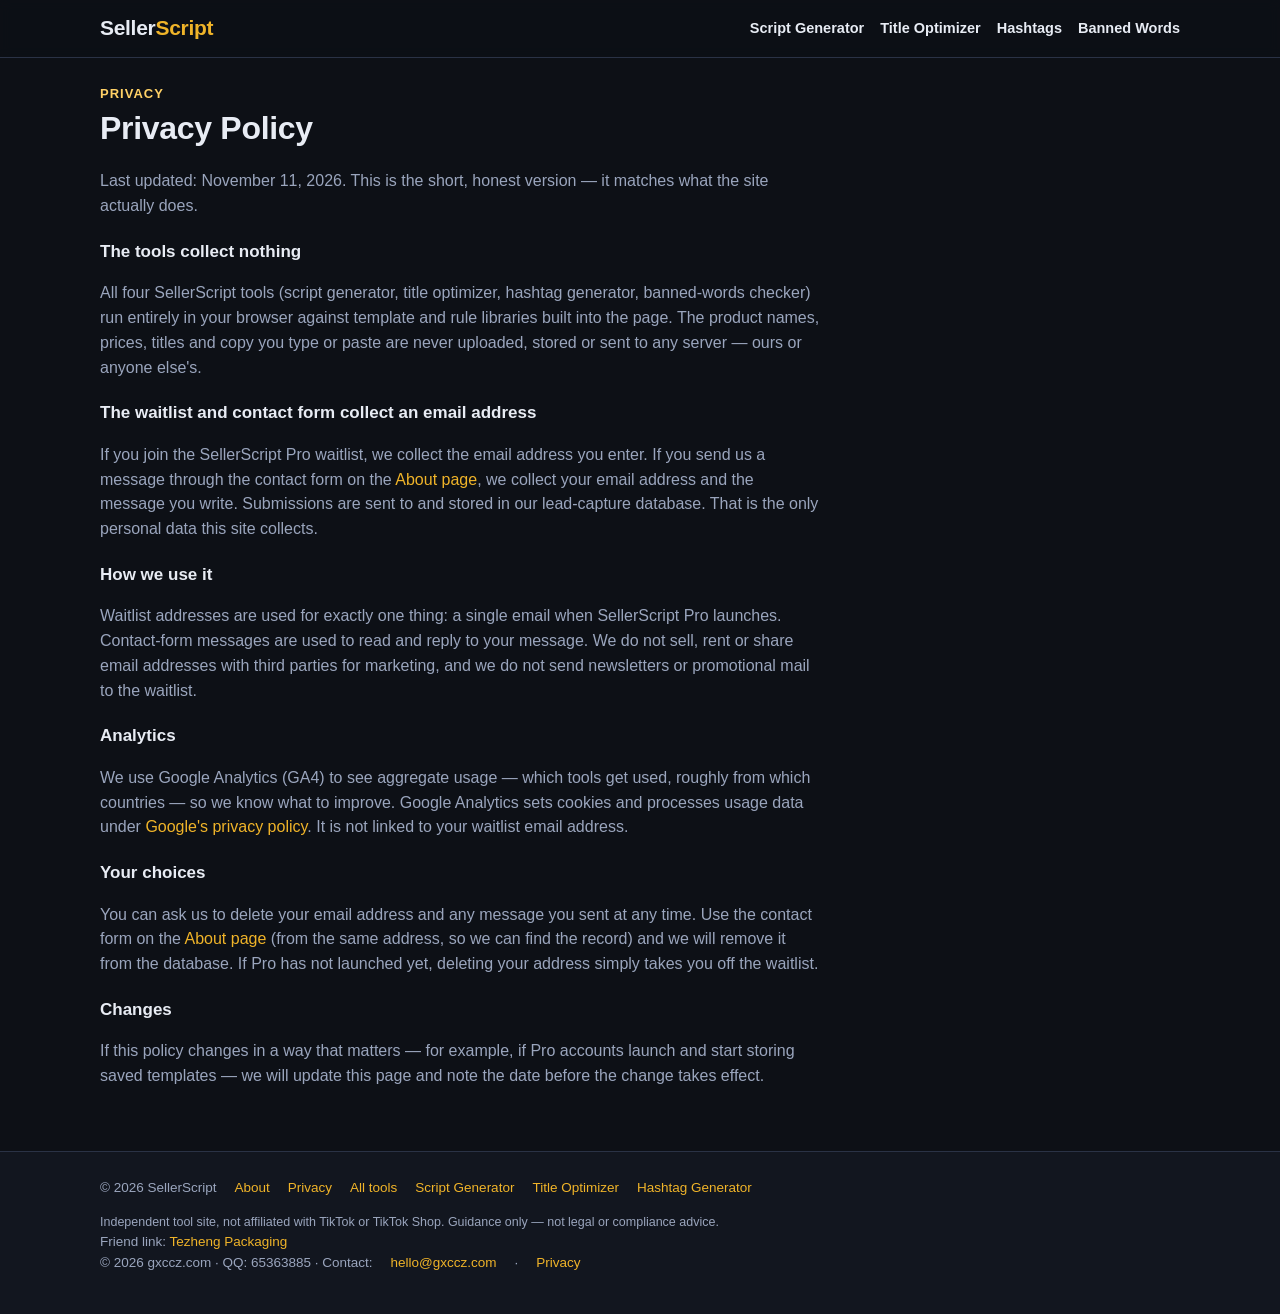
<file: privacy/index.html>
<!doctype html>
<html lang="en">
<head>
<meta charset="utf-8">
<meta name="viewport" content="width=device-width, initial-scale=1">
<title>Privacy Policy | SellerScript</title>
<meta name="description" content="How SellerScript handles data: the tools run entirely in your browser, and the only personal data we collect is your email address if you join the Pro waitlist or contact us.">
<link rel="canonical" href="https://sellerscript.pages.dev/privacy/">
<meta property="og:title" content="Privacy Policy | SellerScript">
<meta property="og:description" content="The tools run in your browser. The only personal data we collect is an email address you choose to give us.">
<meta property="og:type" content="website">
<meta property="og:url" content="https://sellerscript.pages.dev/privacy/">
<meta property="og:image" content="https://sellerscript.pages.dev/og-image.png">
<meta name="twitter:card" content="summary_large_image">
<meta name="twitter:image" content="https://sellerscript.pages.dev/og-image.png">
<link rel="icon" href="/favicon.svg" type="image/svg+xml">
<link rel="stylesheet" href="/assets/style.css">
<!-- Google Analytics (GA4) -->
<script async src="https://www.googletagmanager.com/gtag/js?id=G-CG8J72909Z"></script>
<script>
window.dataLayer = window.dataLayer || [];
function gtag(){dataLayer.push(arguments);}
gtag('js', new Date());
gtag('config', 'G-CG8J72909Z');
</script>
</head>
<body>
<header class="site"><div class="wrap">
  <a class="logo" href="/">Seller<span>Script</span></a>
  <nav class="main">
    <a href="/script-generator/">Script Generator</a>
    <a href="/title-optimizer/">Title Optimizer</a>
    <a href="/hashtag-generator/">Hashtags</a>
    <a href="/banned-words-checker/">Banned Words</a>
  </nav>
</div></header>

<main class="wrap">
  <section class="block prose">
    <div class="kicker">Privacy</div>
    <h1 style="font-size:32px">Privacy Policy</h1>
    <p style="color:var(--muted)">Last updated: November 11, 2026. This is the short, honest version — it matches what the site actually does.</p>

    <h3>The tools collect nothing</h3>
    <p>All four SellerScript tools (script generator, title optimizer, hashtag generator, banned-words checker) run entirely in your browser against template and rule libraries built into the page. The product names, prices, titles and copy you type or paste are never uploaded, stored or sent to any server — ours or anyone else's.</p>

    <h3>The waitlist and contact form collect an email address</h3>
    <p>If you join the SellerScript Pro waitlist, we collect the email address you enter. If you send us a message through the contact form on the <a href="/about/">About page</a>, we collect your email address and the message you write. Submissions are sent to and stored in our lead-capture database. That is the only personal data this site collects.</p>

    <h3>How we use it</h3>
    <p>Waitlist addresses are used for exactly one thing: a single email when SellerScript Pro launches. Contact-form messages are used to read and reply to your message. We do not sell, rent or share email addresses with third parties for marketing, and we do not send newsletters or promotional mail to the waitlist.</p>

    <h3>Analytics</h3>
    <p>We use Google Analytics (GA4) to see aggregate usage — which tools get used, roughly from which countries — so we know what to improve. Google Analytics sets cookies and processes usage data under <a href="https://policies.google.com/privacy" rel="noopener" target="_blank">Google's privacy policy</a>. It is not linked to your waitlist email address.</p>

    <h3>Your choices</h3>
    <p>You can ask us to delete your email address and any message you sent at any time. Use the contact form on the <a href="/about/">About page</a> (from the same address, so we can find the record) and we will remove it from the database. If Pro has not launched yet, deleting your address simply takes you off the waitlist.</p>

    <h3>Changes</h3>
    <p>If this policy changes in a way that matters — for example, if Pro accounts launch and start storing saved templates — we will update this page and note the date before the change takes effect.</p>
  </section>
</main>

<footer class="site"><div class="wrap">
  <span>© 2026 SellerScript</span>
  <a href="/about/">About</a><a href="/privacy/">Privacy</a>
  <a href="/">All tools</a><a href="/script-generator/">Script Generator</a>
  <a href="/title-optimizer/">Title Optimizer</a><a href="/hashtag-generator/">Hashtag Generator</a>
</div>
<div class="wrap disclaimer">Independent tool site, not affiliated with TikTok or TikTok Shop. Guidance only — not legal or compliance advice.</div>
<div class="wrap">
  <span>Friend link: <a href="https://en.shtezheng.com">Tezheng Packaging</a></span>
</div>
<div class="wrap">© 2026 gxccz.com · QQ: 65363885 · Contact: <a href="mailto:hello@gxccz.com">hello@gxccz.com</a> · <a href="https://gxccz.com/privacy/">Privacy</a></div>
</footer>
<script src="/assets/site.js"></script>
</body>
</html>
</file>
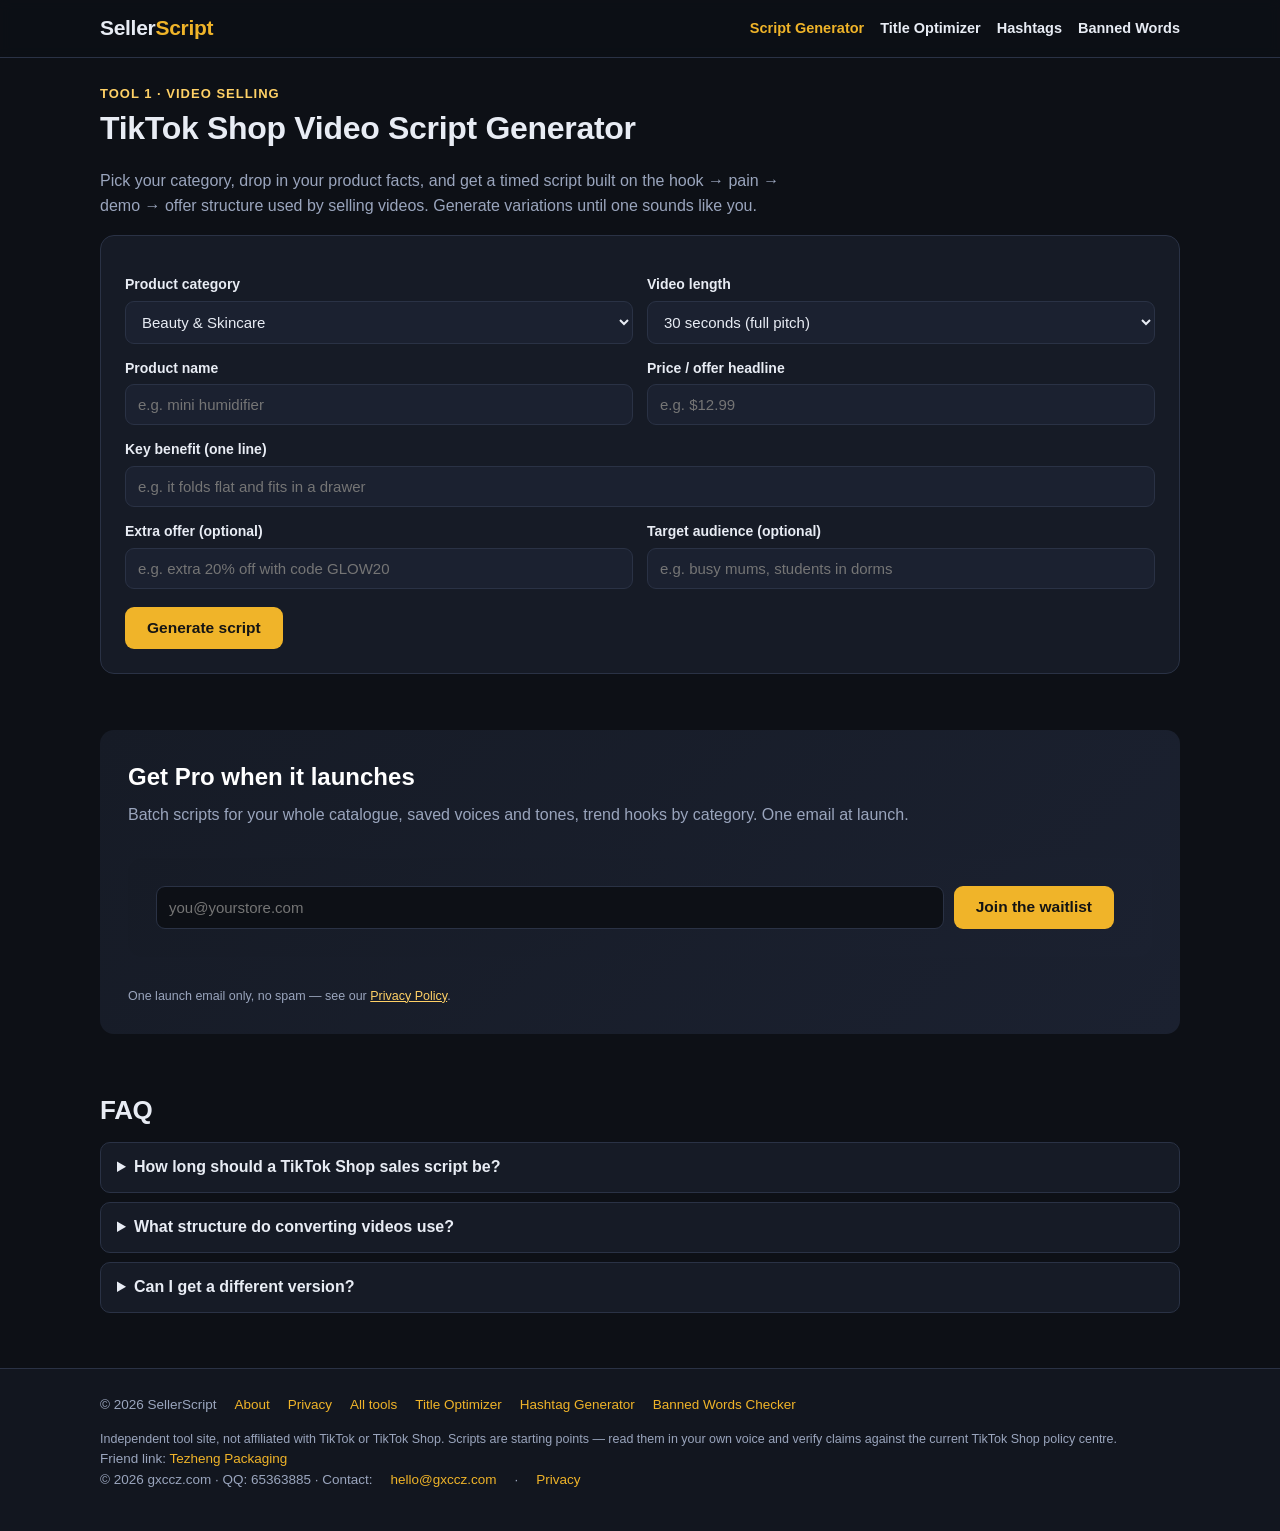
<file: script-generator/index.html>
<!doctype html>
<html lang="en">
<head>
<meta charset="utf-8">
<meta name="viewport" content="width=device-width, initial-scale=1">
<title>TikTok Shop Video Script Generator — 15s & 30s Sales Scripts | SellerScript</title>
<meta name="description" content="Generate a TikTok Shop product video script in seconds: hook, pain point, demo and offer structure for 15-second and 30-second videos. Free, no sign-up.">
<link rel="canonical" href="https://sellerscript.pages.dev/script-generator/">
<meta property="og:title" content="TikTok Shop Video Script Generator | SellerScript">
<meta property="og:description" content="Timed sales scripts (hook → pain → demo → CTA) for 15s and 30s TikTok Shop videos. Free and instant.">
<meta property="og:type" content="website">
<meta property="og:url" content="https://sellerscript.pages.dev/script-generator/">
<meta property="og:image" content="https://sellerscript.pages.dev/og-image.png">
<meta name="twitter:card" content="summary_large_image">
<meta name="twitter:image" content="https://sellerscript.pages.dev/og-image.png">
<link rel="icon" href="/favicon.svg" type="image/svg+xml">
<link rel="stylesheet" href="/assets/style.css">
<script type="application/ld+json">
{"@context":"https://schema.org","@type":"WebApplication","name":"TikTok Shop Video Script Generator","url":"https://sellerscript.pages.dev/script-generator/","applicationCategory":"BusinessApplication","operatingSystem":"Any","offers":{"@type":"Offer","price":"0","priceCurrency":"USD"},"description":"Generates timed short-video sales scripts for TikTok Shop products from proven selling templates."}
</script>
<script type="application/ld+json">
{"@context":"https://schema.org","@type":"FAQPage","mainEntity":[
{"@type":"Question","name":"How long should a TikTok Shop sales script be?","acceptedAnswer":{"@type":"Answer","text":"At a natural speaking pace of roughly 150 words per minute, a 15-second video needs about 35–45 spoken words and a 30-second video about 75–90. The generator shows the word count and estimated speaking time for every script so you can trim before filming."}},
{"@type":"Question","name":"What structure do converting TikTok Shop videos use?","acceptedAnswer":{"@type":"Answer","text":"A repeatable four-beat structure: a hook in the first 3 seconds, the buyer's pain point, a real demonstration, then the offer with a clear call to action pointing at the product link. The generator follows exactly this structure."}},
{"@type":"Question","name":"Can I regenerate a different version?","acceptedAnswer":{"@type":"Answer","text":"Yes. Every click on New variation recombines hooks, pain lines, demos and calls to action from the template library, so you can generate several takes and film the one that fits your style."}}]}
</script>
<!-- Google Analytics (GA4) -->
<script async src="https://www.googletagmanager.com/gtag/js?id=G-CG8J72909Z"></script>
<script>
window.dataLayer = window.dataLayer || [];
function gtag(){dataLayer.push(arguments);}
gtag('js', new Date());
gtag('config', 'G-CG8J72909Z');
</script>
</head>
<body>
<header class="site"><div class="wrap">
  <a class="logo" href="/">Seller<span>Script</span></a>
  <nav class="main">
    <a class="on" href="/script-generator/">Script Generator</a>
    <a href="/title-optimizer/">Title Optimizer</a>
    <a href="/hashtag-generator/">Hashtags</a>
    <a href="/banned-words-checker/">Banned Words</a>
  </nav>
</div></header>

<main class="wrap">
  <section class="block">
    <div class="kicker">Tool 1 · Video selling</div>
    <h1 style="font-size:32px">TikTok Shop Video Script Generator</h1>
    <p style="color:var(--muted);max-width:680px">Pick your category, drop in your product facts, and get a timed script built on the hook → pain → demo → offer structure used by selling videos. Generate variations until one sounds like you.</p>

    <div class="card">
      <form class="tool" id="script-form">
        <div class="row">
          <div>
            <label for="f-cat">Product category</label>
            <select id="f-cat"></select>
          </div>
          <div>
            <label for="f-dur">Video length</label>
            <select id="f-dur">
              <option value="15">15 seconds (fast pitch)</option>
              <option value="30" selected>30 seconds (full pitch)</option>
            </select>
          </div>
        </div>
        <div class="row">
          <div>
            <label for="f-product">Product name</label>
            <input type="text" id="f-product" placeholder="e.g. mini humidifier" required>
          </div>
          <div>
            <label for="f-price">Price / offer headline</label>
            <input type="text" id="f-price" placeholder="e.g. $12.99">
          </div>
        </div>
        <label for="f-benefit">Key benefit (one line)</label>
        <input type="text" id="f-benefit" placeholder="e.g. it folds flat and fits in a drawer">
        <div class="row">
          <div>
            <label for="f-offer">Extra offer (optional)</label>
            <input type="text" id="f-offer" placeholder="e.g. extra 20% off with code GLOW20">
          </div>
          <div>
            <label for="f-aud">Target audience (optional)</label>
            <input type="text" id="f-aud" placeholder="e.g. busy mums, students in dorms">
          </div>
        </div>
        <button class="btn" type="submit">Generate script</button>
        <button class="btn ghost" type="button" id="btn-variation" style="display:none">New variation</button>
      </form>

      <div class="result" id="script-result">
        <div id="script-segs"></div>
        <div class="meta-line" id="script-meta"></div>
        <h4 style="margin:18px 0 6px">Full script (read straight to camera)</h4>
        <pre class="copybox" id="script-full"></pre>
        <button class="btn small" data-copy-target="script-full">Copy full script</button>
        <p class="meta-line">Next step: paste this script into the <a href="/banned-words-checker/">banned words checker</a> before you film, and grab <a href="/hashtag-generator/">hashtags</a> for the caption.</p>
      </div>
    </div>
  </section>

  <div class="subscribe">
    <h2>Get Pro when it launches</h2>
    <p>Batch scripts for your whole catalogue, saved voices and tones, trend hooks by category. One email at launch.</p>
    <form class="subscribe" data-source="pro-waitlist-script">
      <input type="email" required placeholder="you@yourstore.com" aria-label="Email address">
      <input class="hp" type="text" name="hp" tabindex="-1" autocomplete="off" aria-hidden="true">
      <button class="btn" type="submit">Join the waitlist</button>
      <div class="sub-msg" role="status"></div>
    </form>
    <p class="fineprint">One launch email only, no spam — see our <a href="/privacy/">Privacy Policy</a>.</p>
  </div>

  <section class="block faq">
    <h2>FAQ</h2>
    <details><summary>How long should a TikTok Shop sales script be?</summary><p>At ~150 spoken words per minute, 15 seconds needs about 35–45 words and 30 seconds about 75–90. Every generated script shows its word count and estimated speaking time.</p></details>
    <details><summary>What structure do converting videos use?</summary><p>Hook in the first 3 seconds, the buyer's pain, a real demo, then the offer with a clear call to action. That is exactly the structure this generator follows.</p></details>
    <details><summary>Can I get a different version?</summary><p>Yes — "New variation" recombines hooks, pain lines, demos and CTAs from the template library. Generate a few takes and film the one that fits you.</p></details>
  </section>
</main>

<footer class="site"><div class="wrap">
  <span>© 2026 SellerScript</span>
  <a href="/about/">About</a><a href="/privacy/">Privacy</a>
  <a href="/">All tools</a><a href="/title-optimizer/">Title Optimizer</a>
  <a href="/hashtag-generator/">Hashtag Generator</a><a href="/banned-words-checker/">Banned Words Checker</a>
</div>
<div class="wrap disclaimer">Independent tool site, not affiliated with TikTok or TikTok Shop. Scripts are starting points — read them in your own voice and verify claims against the current TikTok Shop policy centre.</div>
<div class="wrap">
  <span>Friend link: <a href="https://en.shtezheng.com">Tezheng Packaging</a></span>
</div>
<div class="wrap">© 2026 gxccz.com · QQ: 65363885 · Contact: <a href="mailto:hello@gxccz.com">hello@gxccz.com</a> · <a href="https://gxccz.com/privacy/">Privacy</a></div>
</footer>
<script src="/assets/tools.js"></script>
<script src="/assets/site.js"></script>
<script>
(function () {
  var catSel = document.getElementById('f-cat');
  Object.keys(SSEngines.CATEGORIES).forEach(function (k) {
    var o = document.createElement('option');
    o.value = k; o.textContent = SSEngines.CATEGORIES[k].label;
    catSel.appendChild(o);
  });
  var variant = 0, lastInput = null;
  function read() {
    return {
      category: catSel.value,
      duration: document.getElementById('f-dur').value,
      product: document.getElementById('f-product').value.trim(),
      price: document.getElementById('f-price').value.trim(),
      benefit: document.getElementById('f-benefit').value.trim(),
      offer: document.getElementById('f-offer').value.trim(),
      audience: document.getElementById('f-aud').value.trim()
    };
  }
  function render() {
    var r = SSEngines.scriptGenerate(lastInput, variant);
    var box = document.getElementById('script-segs');
    box.innerHTML = '';
    r.segments.forEach(function (s) {
      var d = document.createElement('div'); d.className = 'seg';
      var b = document.createElement('b'); b.textContent = s.label;
      var p = document.createElement('span'); p.textContent = s.text;
      d.appendChild(b); d.appendChild(p); box.appendChild(d);
    });
    var full = document.getElementById('script-full');
    full.textContent = r.fullText;
    full.setAttribute('data-plain', r.fullText);
    document.getElementById('script-meta').textContent =
      r.words + ' words · ≈' + r.seconds + 's speaking time · variation #' + (variant + 1);
    document.getElementById('script-result').classList.add('show');
    document.getElementById('btn-variation').style.display = 'inline-block';
  }
  document.getElementById('script-form').addEventListener('submit', function (ev) {
    ev.preventDefault(); lastInput = read(); variant = 0; render();
  });
  document.getElementById('btn-variation').addEventListener('click', function () {
    if (!lastInput) return; variant++; render();
  });
})();
</script>
</body>
</html>
</file>
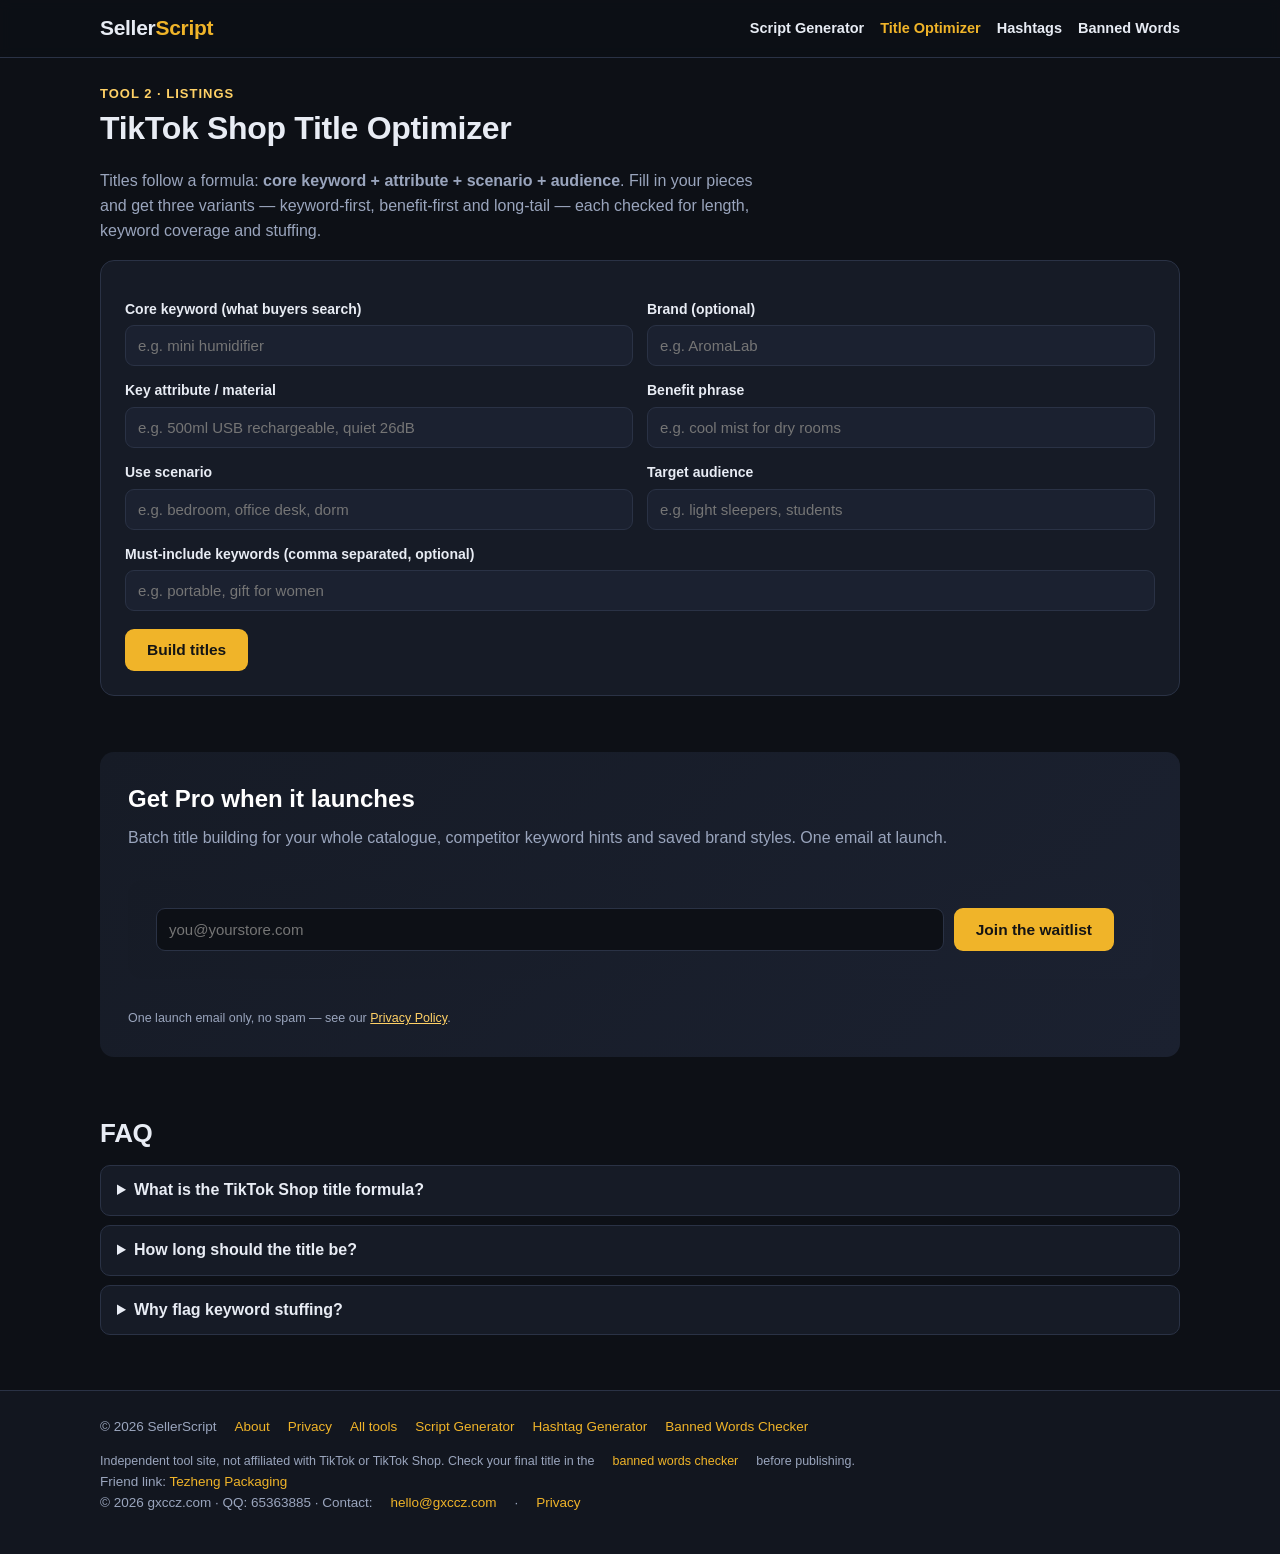
<file: title-optimizer/index.html>
<!doctype html>
<html lang="en">
<head>
<meta charset="utf-8">
<meta name="viewport" content="width=device-width, initial-scale=1">
<title>TikTok Shop Title Optimizer — Keyword Formula + Coverage Check | SellerScript</title>
<meta name="description" content="Build TikTok Shop product titles with the proven formula: core keyword + attributes + scenario + audience. Get 3 variants with character counts and keyword coverage checks. Free.">
<link rel="canonical" href="https://sellerscript.pages.dev/title-optimizer/">
<meta property="og:title" content="TikTok Shop Title Optimizer | SellerScript">
<meta property="og:description" content="Three formula-built title variants with length, keyword coverage and stuffing checks. Free and instant.">
<meta property="og:type" content="website">
<meta property="og:url" content="https://sellerscript.pages.dev/title-optimizer/">
<meta property="og:image" content="https://sellerscript.pages.dev/og-image.png">
<meta name="twitter:card" content="summary_large_image">
<meta name="twitter:image" content="https://sellerscript.pages.dev/og-image.png">
<link rel="icon" href="/favicon.svg" type="image/svg+xml">
<link rel="stylesheet" href="/assets/style.css">
<script type="application/ld+json">
{"@context":"https://schema.org","@type":"WebApplication","name":"TikTok Shop Title Optimizer","url":"https://sellerscript.pages.dev/title-optimizer/","applicationCategory":"BusinessApplication","operatingSystem":"Any","offers":{"@type":"Offer","price":"0","priceCurrency":"USD"},"description":"Builds TikTok Shop product titles from a keyword formula and checks length, keyword coverage and stuffing."}
</script>
<script type="application/ld+json">
{"@context":"https://schema.org","@type":"FAQPage","mainEntity":[
{"@type":"Question","name":"What is the TikTok Shop title formula?","acceptedAnswer":{"@type":"Answer","text":"A reliable order is: brand (if any) + core keyword + key attribute or material + use scenario + target audience. Searchers type the core keyword first, so it goes early; attributes and scenario catch long-tail searches."}},
{"@type":"Question","name":"How long should a TikTok Shop title be?","acceptedAnswer":{"@type":"Answer","text":"Titles can run up to 255 characters, but the useful work happens in roughly the first 120–180: enough for the core keyword, one or two attributes and a scenario, without stuffing. The optimizer shows the exact character count per variant and warns about repetition."}},
{"@type":"Question","name":"What is keyword stuffing and why does the checker flag it?","acceptedAnswer":{"@type":"Answer","text":"Repeating the same word many times to game search. Marketplaces treat heavy repetition as spam and it reads badly to buyers. The optimizer flags any word repeated more than twice so you can swap in synonyms or attributes instead."}}]}
</script>
<!-- Google Analytics (GA4) -->
<script async src="https://www.googletagmanager.com/gtag/js?id=G-CG8J72909Z"></script>
<script>
window.dataLayer = window.dataLayer || [];
function gtag(){dataLayer.push(arguments);}
gtag('js', new Date());
gtag('config', 'G-CG8J72909Z');
</script>
</head>
<body>
<header class="site"><div class="wrap">
  <a class="logo" href="/">Seller<span>Script</span></a>
  <nav class="main">
    <a href="/script-generator/">Script Generator</a>
    <a class="on" href="/title-optimizer/">Title Optimizer</a>
    <a href="/hashtag-generator/">Hashtags</a>
    <a href="/banned-words-checker/">Banned Words</a>
  </nav>
</div></header>

<main class="wrap">
  <section class="block">
    <div class="kicker">Tool 2 · Listings</div>
    <h1 style="font-size:32px">TikTok Shop Title Optimizer</h1>
    <p style="color:var(--muted);max-width:680px">Titles follow a formula: <b>core keyword + attribute + scenario + audience</b>. Fill in your pieces and get three variants — keyword-first, benefit-first and long-tail — each checked for length, keyword coverage and stuffing.</p>

    <div class="card">
      <form class="tool" id="title-form">
        <div class="row">
          <div>
            <label for="t-core">Core keyword (what buyers search)</label>
            <input type="text" id="t-core" placeholder="e.g. mini humidifier" required>
          </div>
          <div>
            <label for="t-brand">Brand (optional)</label>
            <input type="text" id="t-brand" placeholder="e.g. AromaLab">
          </div>
        </div>
        <div class="row">
          <div>
            <label for="t-attr">Key attribute / material</label>
            <input type="text" id="t-attr" placeholder="e.g. 500ml USB rechargeable, quiet 26dB">
          </div>
          <div>
            <label for="t-benefit">Benefit phrase</label>
            <input type="text" id="t-benefit" placeholder="e.g. cool mist for dry rooms">
          </div>
        </div>
        <div class="row">
          <div>
            <label for="t-scen">Use scenario</label>
            <input type="text" id="t-scen" placeholder="e.g. bedroom, office desk, dorm">
          </div>
          <div>
            <label for="t-aud">Target audience</label>
            <input type="text" id="t-aud" placeholder="e.g. light sleepers, students">
          </div>
        </div>
        <label for="t-kws">Must-include keywords (comma separated, optional)</label>
        <input type="text" id="t-kws" placeholder="e.g. portable, gift for women">
        <button class="btn" type="submit">Build titles</button>
      </form>

      <div class="result" id="title-result"></div>
    </div>
  </section>

  <div class="subscribe">
    <h2>Get Pro when it launches</h2>
    <p>Batch title building for your whole catalogue, competitor keyword hints and saved brand styles. One email at launch.</p>
    <form class="subscribe" data-source="pro-waitlist-title">
      <input type="email" required placeholder="you@yourstore.com" aria-label="Email address">
      <input class="hp" type="text" name="hp" tabindex="-1" autocomplete="off" aria-hidden="true">
      <button class="btn" type="submit">Join the waitlist</button>
      <div class="sub-msg" role="status"></div>
    </form>
    <p class="fineprint">One launch email only, no spam — see our <a href="/privacy/">Privacy Policy</a>.</p>
  </div>

  <section class="block faq">
    <h2>FAQ</h2>
    <details><summary>What is the TikTok Shop title formula?</summary><p>Brand + core keyword + key attribute + use scenario + target audience. The core keyword goes early because that is what buyers type; attributes and scenario catch long-tail searches.</p></details>
    <details><summary>How long should the title be?</summary><p>Up to 255 characters is allowed, but the useful work happens in the first ~120–180. Each variant shows its exact count.</p></details>
    <details><summary>Why flag keyword stuffing?</summary><p>Repeating the same word many times reads as spam to both the ranking system and buyers. Swap repeats for synonyms or real attributes.</p></details>
  </section>
</main>

<footer class="site"><div class="wrap">
  <span>© 2026 SellerScript</span>
  <a href="/about/">About</a><a href="/privacy/">Privacy</a>
  <a href="/">All tools</a><a href="/script-generator/">Script Generator</a>
  <a href="/hashtag-generator/">Hashtag Generator</a><a href="/banned-words-checker/">Banned Words Checker</a>
</div>
<div class="wrap disclaimer">Independent tool site, not affiliated with TikTok or TikTok Shop. Check your final title in the <a href="/banned-words-checker/">banned words checker</a> before publishing.</div>
<div class="wrap">
  <span>Friend link: <a href="https://en.shtezheng.com">Tezheng Packaging</a></span>
</div>
<div class="wrap">© 2026 gxccz.com · QQ: 65363885 · Contact: <a href="mailto:hello@gxccz.com">hello@gxccz.com</a> · <a href="https://gxccz.com/privacy/">Privacy</a></div>
</footer>
<script src="/assets/tools.js"></script>
<script src="/assets/site.js"></script>
<script>
(function () {
  document.getElementById('title-form').addEventListener('submit', function (ev) {
    ev.preventDefault();
    var input = {
      core: document.getElementById('t-core').value,
      brand: document.getElementById('t-brand').value,
      attribute: document.getElementById('t-attr').value,
      benefit: document.getElementById('t-benefit').value,
      scenario: document.getElementById('t-scen').value,
      audience: document.getElementById('t-aud').value,
      keywords: document.getElementById('t-kws').value
    };
    var variants = SSEngines.titleGenerate(input);
    var box = document.getElementById('title-result');
    box.innerHTML = '';
    variants.forEach(function (vr, i) {
      var d = document.createElement('div'); d.className = 'variant';
      var h = document.createElement('h4'); h.textContent = vr.name + ' · ' + vr.chars + ' characters';
      var t = document.createElement('div'); t.className = 't'; t.textContent = vr.title;
      t.id = 'title-v' + i; t.setAttribute('data-plain', vr.title);
      d.appendChild(h); d.appendChild(t);
      var c = document.createElement('div'); c.className = 'checks';
      c.innerHTML = vr.coverage.map(function (cv) {
        return (cv.hit ? '<span class="ok">✓</span> ' : '<span class="miss">✗</span> ') +
          cv.keyword.replace(/</g, '&lt;');
      }).join(' &nbsp;·&nbsp; ');
      d.appendChild(c);
      vr.warnings.forEach(function (w) {
        var p = document.createElement('div'); p.className = 'warn'; p.textContent = '⚠ ' + w; d.appendChild(p);
      });
      var btn = document.createElement('button');
      btn.className = 'btn small ghost'; btn.style.marginTop = '10px';
      btn.textContent = 'Copy title'; btn.setAttribute('data-copy-target', 'title-v' + i);
      d.appendChild(btn);
      box.appendChild(d);
    });
    // re-wire the new copy buttons
    box.querySelectorAll('[data-copy-target]').forEach(function (btn) {
      btn.addEventListener('click', function () {
        var el = document.getElementById(btn.getAttribute('data-copy-target'));
        var text = el.getAttribute('data-plain') || el.innerText;
        if (navigator.clipboard) navigator.clipboard.writeText(text).catch(function () {});
        btn.textContent = 'Copied ✓';
        setTimeout(function () { btn.textContent = 'Copy title'; }, 1600);
      });
    });
    box.classList.add('show');
  });
})();
</script>
</body>
</html>
</file>
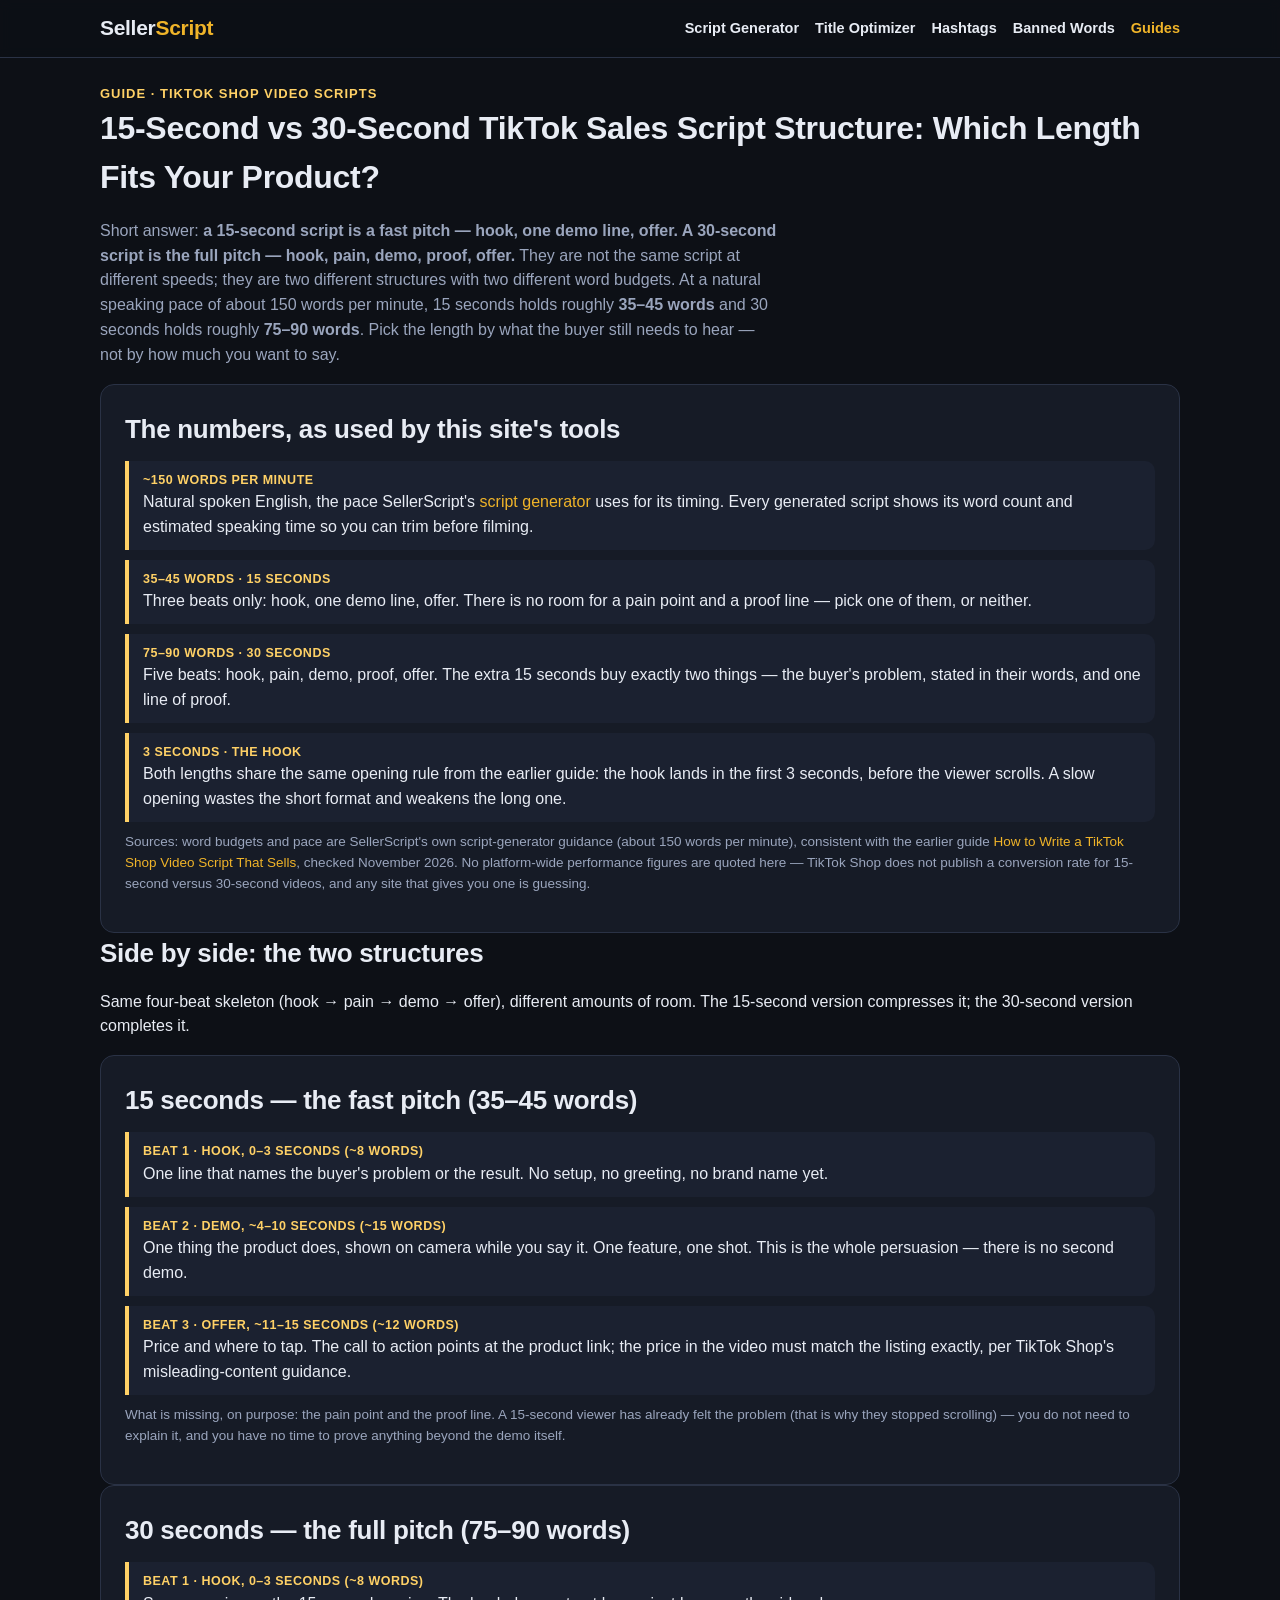
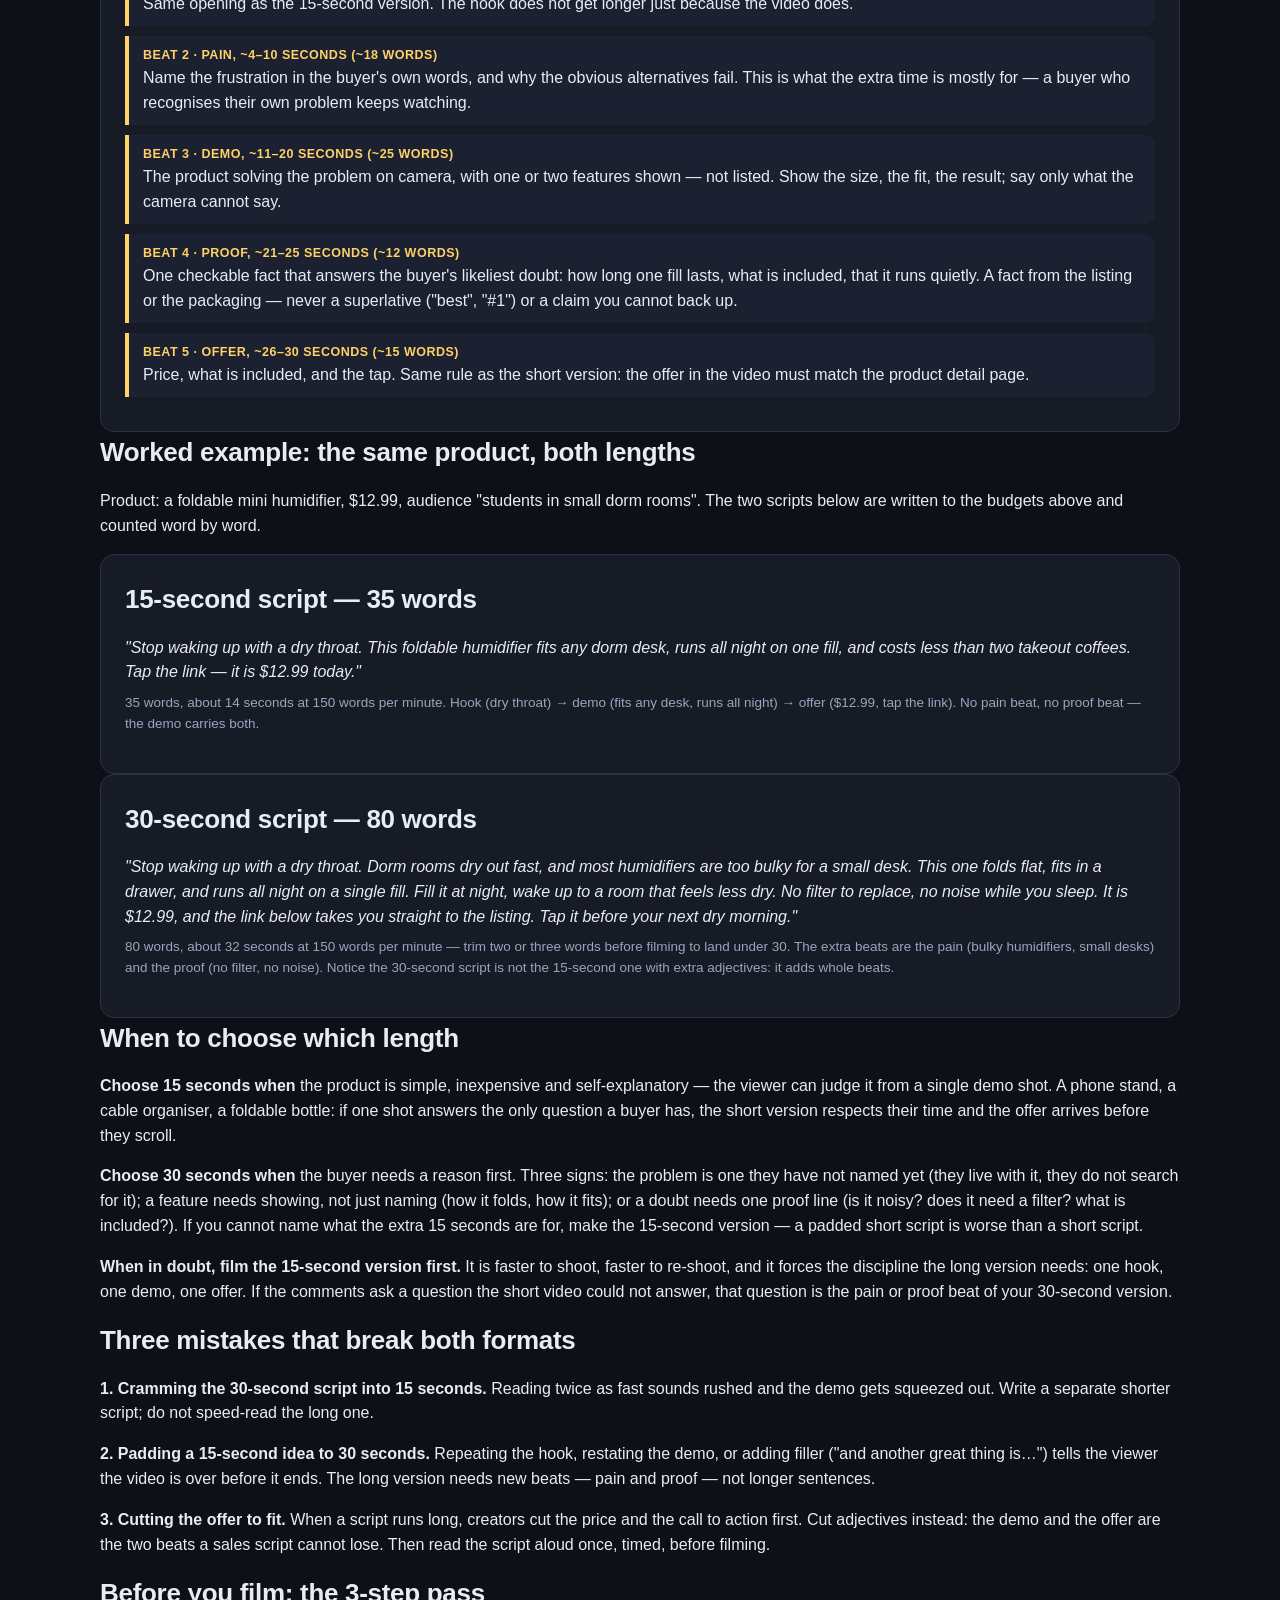
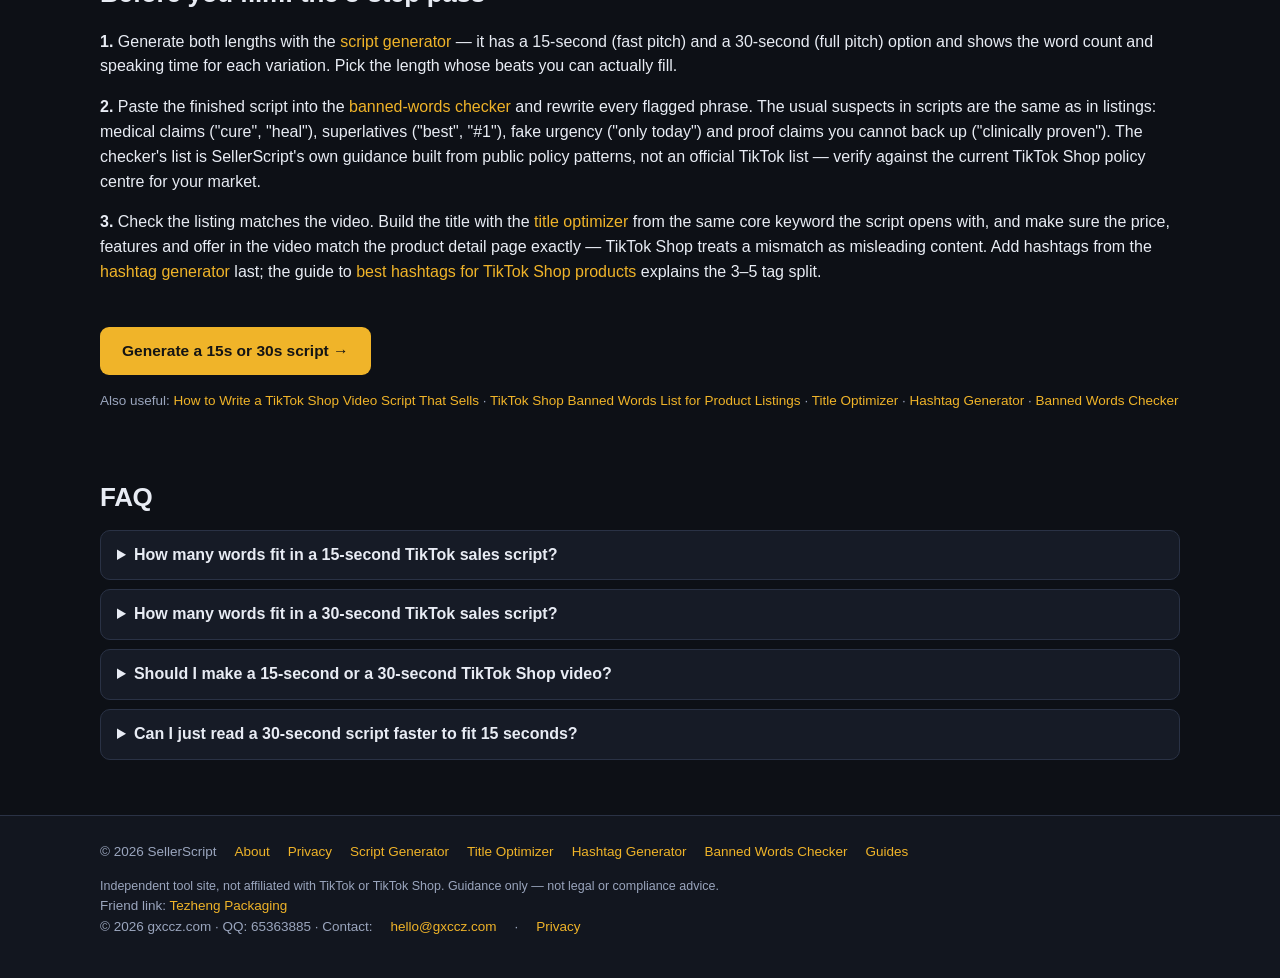
<file: guides/15-second-vs-30-second-tiktok-sales-script-structure.html>
<!doctype html>
<html lang="en">
<head>
<meta charset="utf-8">
<meta name="viewport" content="width=device-width, initial-scale=1">
<title>15-Second vs 30-Second TikTok Sales Script Structure: Which Length Fits Your Product? | SellerScript Guides</title>
<meta name="description" content="A 15-second TikTok Shop script is a fast pitch — hook, one demo line, offer. A 30-second script is the full pitch — hook, pain, demo, proof, offer. Word budgets, beat-by-beat structures and two worked scripts for the same product.">
<link rel="canonical" href="https://sellerscript.pages.dev/guides/15-second-vs-30-second-tiktok-sales-script-structure">
<meta property="og:title" content="15-Second vs 30-Second TikTok Sales Script Structure: Which Length Fits Your Product? | SellerScript">
<meta property="og:description" content="15 seconds: hook, one demo line, offer — about 35–45 words. 30 seconds: hook, pain, demo, proof, offer — about 75–90 words. Beat-by-beat structures and two worked scripts for the same product.">
<meta property="og:type" content="article">
<meta property="og:url" content="https://sellerscript.pages.dev/guides/15-second-vs-30-second-tiktok-sales-script-structure">
<meta property="og:image" content="https://sellerscript.pages.dev/og-image.png">
<meta property="og:site_name" content="SellerScript">
<meta name="twitter:card" content="summary_large_image">
<meta name="twitter:image" content="https://sellerscript.pages.dev/og-image.png">
<link rel="icon" href="/favicon.svg" type="image/svg+xml">
<link rel="stylesheet" href="/assets/style.css">
<script type="application/ld+json">
{"@context":"https://schema.org","@type":"Article","headline":"15-Second vs 30-Second TikTok Sales Script Structure: Which Length Fits Your Product?","description":"A 15-second TikTok Shop script is a fast pitch — hook, one demo line, offer. A 30-second script is the full pitch — hook, pain, demo, proof, offer. Word budgets, beat-by-beat structures and two worked scripts for the same product.","image":"https://sellerscript.pages.dev/og-image.png","author":{"@type":"Organization","name":"SellerScript","url":"https://sellerscript.pages.dev/"},"publisher":{"@type":"Organization","name":"SellerScript","url":"https://sellerscript.pages.dev/"},"datePublished":"2026-11-27","dateModified":"2026-11-27","mainEntityOfPage":"https://sellerscript.pages.dev/guides/15-second-vs-30-second-tiktok-sales-script-structure"}
</script>
<script type="application/ld+json">
{"@context":"https://schema.org","@type":"FAQPage","mainEntity":[
{"@type":"Question","name":"How many words fit in a 15-second TikTok sales script?","acceptedAnswer":{"@type":"Answer","text":"About 35–45 spoken words at a natural pace of roughly 150 words per minute. That is enough for a hook, one pain or demo line, and the offer — nothing more. If your draft runs past 45 words, cut adjectives before you cut the demo or the offer."}},
{"@type":"Question","name":"How many words fit in a 30-second TikTok sales script?","acceptedAnswer":{"@type":"Answer","text":"About 75–90 spoken words at roughly 150 words per minute. That buys the full pitch: hook, pain point, on-camera demo, one proof line and the offer. A 30-second script is not a 15-second script with padding — it is a different structure with room for the pain and proof beats."}},
{"@type":"Question","name":"Should I make a 15-second or a 30-second TikTok Shop video?","acceptedAnswer":{"@type":"Answer","text":"Use 15 seconds when the product is simple, cheap and self-explanatory — the viewer can judge it from one demo shot. Use 30 seconds when the buyer needs a reason first: a problem they have not named yet, a feature that needs showing, or a doubt (noise, size, refills) that one proof line can settle. If you cannot name what the extra 15 seconds are for, make the 15-second version."}},
{"@type":"Question","name":"Can I just read a 30-second script faster to fit 15 seconds?","acceptedAnswer":{"@type":"Answer","text":"No. Speaking twice as fast sounds rushed, viewers stop listening, and the demo — the part that actually persuades — gets squeezed out. Write a separate, shorter script for 15 seconds: one hook, one demo line, one offer. The script generator on this site has a 15-second and a 30-second option and shows the word count and speaking time for each."}}]}
</script>
<script async src="https://www.googletagmanager.com/gtag/js?id=G-CG8J72909Z"></script>
<script>
window.dataLayer = window.dataLayer || [];
function gtag(){dataLayer.push(arguments);}
gtag('js', new Date());
gtag('config', 'G-CG8J72909Z');
</script>
</head>
<body>
<header class="site"><div class="wrap">
  <a class="logo" href="/">Seller<span>Script</span></a>
  <nav class="main">
    <a href="/script-generator/">Script Generator</a>
    <a href="/title-optimizer/">Title Optimizer</a>
    <a href="/hashtag-generator/">Hashtags</a>
    <a href="/banned-words-checker/">Banned Words</a>
    <a class="on" href="/guides/15-second-vs-30-second-tiktok-sales-script-structure">Guides</a>
  </nav>
</div></header>

<main class="wrap">
  <section class="block">
    <div class="kicker">Guide · TikTok Shop video scripts</div>
    <h1 style="font-size:32px">15-Second vs 30-Second TikTok Sales Script Structure: Which Length Fits Your Product?</h1>
    <p style="color:var(--muted);max-width:680px">Short answer: <b>a 15-second script is a fast pitch — hook, one demo line, offer. A 30-second script is the full pitch — hook, pain, demo, proof, offer.</b> They are not the same script at different speeds; they are two different structures with two different word budgets. At a natural speaking pace of about 150 words per minute, 15 seconds holds roughly <b>35–45 words</b> and 30 seconds holds roughly <b>75–90 words</b>. Pick the length by what the buyer still needs to hear — not by how much you want to say.</p>

    <div class="card">
      <h2 style="margin-top:0">The numbers, as used by this site's tools</h2>
      <div class="seg"><b>~150 words per minute</b><span>Natural spoken English, the pace SellerScript's <a href="/script-generator/">script generator</a> uses for its timing. Every generated script shows its word count and estimated speaking time so you can trim before filming.</span></div>
      <div class="seg"><b>35–45 words · 15 seconds</b><span>Three beats only: hook, one demo line, offer. There is no room for a pain point and a proof line — pick one of them, or neither.</span></div>
      <div class="seg"><b>75–90 words · 30 seconds</b><span>Five beats: hook, pain, demo, proof, offer. The extra 15 seconds buy exactly two things — the buyer's problem, stated in their words, and one line of proof.</span></div>
      <div class="seg"><b>3 seconds · the hook</b><span>Both lengths share the same opening rule from the earlier guide: the hook lands in the first 3 seconds, before the viewer scrolls. A slow opening wastes the short format and weakens the long one.</span></div>
      <p class="meta-line">Sources: word budgets and pace are SellerScript's own script-generator guidance (about 150 words per minute), consistent with the earlier guide <a href="/guides/how-to-write-a-tiktok-shop-video-script-that-sells">How to Write a TikTok Shop Video Script That Sells</a>, checked November 2026. No platform-wide performance figures are quoted here — TikTok Shop does not publish a conversion rate for 15-second versus 30-second videos, and any site that gives you one is guessing.</p>
    </div>

    <h2>Side by side: the two structures</h2>
    <p>Same four-beat skeleton (hook → pain → demo → offer), different amounts of room. The 15-second version compresses it; the 30-second version completes it.</p>

    <div class="card">
      <h2 style="margin-top:0">15 seconds — the fast pitch (35–45 words)</h2>
      <div class="seg"><b>Beat 1 · Hook, 0–3 seconds (~8 words)</b><span>One line that names the buyer's problem or the result. No setup, no greeting, no brand name yet.</span></div>
      <div class="seg"><b>Beat 2 · Demo, ~4–10 seconds (~15 words)</b><span>One thing the product does, shown on camera while you say it. One feature, one shot. This is the whole persuasion — there is no second demo.</span></div>
      <div class="seg"><b>Beat 3 · Offer, ~11–15 seconds (~12 words)</b><span>Price and where to tap. The call to action points at the product link; the price in the video must match the listing exactly, per TikTok Shop's misleading-content guidance.</span></div>
      <p class="meta-line">What is missing, on purpose: the pain point and the proof line. A 15-second viewer has already felt the problem (that is why they stopped scrolling) — you do not need to explain it, and you have no time to prove anything beyond the demo itself.</p>
    </div>

    <div class="card">
      <h2 style="margin-top:0">30 seconds — the full pitch (75–90 words)</h2>
      <div class="seg"><b>Beat 1 · Hook, 0–3 seconds (~8 words)</b><span>Same opening as the 15-second version. The hook does not get longer just because the video does.</span></div>
      <div class="seg"><b>Beat 2 · Pain, ~4–10 seconds (~18 words)</b><span>Name the frustration in the buyer's own words, and why the obvious alternatives fail. This is what the extra time is mostly for — a buyer who recognises their own problem keeps watching.</span></div>
      <div class="seg"><b>Beat 3 · Demo, ~11–20 seconds (~25 words)</b><span>The product solving the problem on camera, with one or two features shown — not listed. Show the size, the fit, the result; say only what the camera cannot say.</span></div>
      <div class="seg"><b>Beat 4 · Proof, ~21–25 seconds (~12 words)</b><span>One checkable fact that answers the buyer's likeliest doubt: how long one fill lasts, what is included, that it runs quietly. A fact from the listing or the packaging — never a superlative ("best", "#1") or a claim you cannot back up.</span></div>
      <div class="seg"><b>Beat 5 · Offer, ~26–30 seconds (~15 words)</b><span>Price, what is included, and the tap. Same rule as the short version: the offer in the video must match the product detail page.</span></div>
    </div>

    <h2>Worked example: the same product, both lengths</h2>
    <p>Product: a foldable mini humidifier, $12.99, audience "students in small dorm rooms". The two scripts below are written to the budgets above and counted word by word.</p>

    <div class="card">
      <h2 style="margin-top:0">15-second script — 35 words</h2>
      <p style="margin-bottom:0"><i>"Stop waking up with a dry throat. This foldable humidifier fits any dorm desk, runs all night on one fill, and costs less than two takeout coffees. Tap the link — it is $12.99 today."</i></p>
      <p class="meta-line">35 words, about 14 seconds at 150 words per minute. Hook (dry throat) → demo (fits any desk, runs all night) → offer ($12.99, tap the link). No pain beat, no proof beat — the demo carries both.</p>
    </div>

    <div class="card">
      <h2 style="margin-top:0">30-second script — 80 words</h2>
      <p style="margin-bottom:0"><i>"Stop waking up with a dry throat. Dorm rooms dry out fast, and most humidifiers are too bulky for a small desk. This one folds flat, fits in a drawer, and runs all night on a single fill. Fill it at night, wake up to a room that feels less dry. No filter to replace, no noise while you sleep. It is $12.99, and the link below takes you straight to the listing. Tap it before your next dry morning."</i></p>
      <p class="meta-line">80 words, about 32 seconds at 150 words per minute — trim two or three words before filming to land under 30. The extra beats are the pain (bulky humidifiers, small desks) and the proof (no filter, no noise). Notice the 30-second script is not the 15-second one with extra adjectives: it adds whole beats.</p>
    </div>

    <h2>When to choose which length</h2>
    <p><b>Choose 15 seconds when</b> the product is simple, inexpensive and self-explanatory — the viewer can judge it from a single demo shot. A phone stand, a cable organiser, a foldable bottle: if one shot answers the only question a buyer has, the short version respects their time and the offer arrives before they scroll.</p>
    <p><b>Choose 30 seconds when</b> the buyer needs a reason first. Three signs: the problem is one they have not named yet (they live with it, they do not search for it); a feature needs showing, not just naming (how it folds, how it fits); or a doubt needs one proof line (is it noisy? does it need a filter? what is included?). If you cannot name what the extra 15 seconds are for, make the 15-second version — a padded short script is worse than a short script.</p>
    <p><b>When in doubt, film the 15-second version first.</b> It is faster to shoot, faster to re-shoot, and it forces the discipline the long version needs: one hook, one demo, one offer. If the comments ask a question the short video could not answer, that question is the pain or proof beat of your 30-second version.</p>

    <h2>Three mistakes that break both formats</h2>
    <p><b>1. Cramming the 30-second script into 15 seconds.</b> Reading twice as fast sounds rushed and the demo gets squeezed out. Write a separate shorter script; do not speed-read the long one.</p>
    <p><b>2. Padding a 15-second idea to 30 seconds.</b> Repeating the hook, restating the demo, or adding filler ("and another great thing is…") tells the viewer the video is over before it ends. The long version needs new beats — pain and proof — not longer sentences.</p>
    <p><b>3. Cutting the offer to fit.</b> When a script runs long, creators cut the price and the call to action first. Cut adjectives instead: the demo and the offer are the two beats a sales script cannot lose. Then read the script aloud once, timed, before filming.</p>

    <h2>Before you film: the 3-step pass</h2>
    <p><b>1.</b> Generate both lengths with the <a href="/script-generator/">script generator</a> — it has a 15-second (fast pitch) and a 30-second (full pitch) option and shows the word count and speaking time for each variation. Pick the length whose beats you can actually fill.</p>
    <p><b>2.</b> Paste the finished script into the <a href="/banned-words-checker/">banned-words checker</a> and rewrite every flagged phrase. The usual suspects in scripts are the same as in listings: medical claims ("cure", "heal"), superlatives ("best", "#1"), fake urgency ("only today") and proof claims you cannot back up ("clinically proven"). The checker's list is SellerScript's own guidance built from public policy patterns, not an official TikTok list — verify against the current TikTok Shop policy centre for your market.</p>
    <p><b>3.</b> Check the listing matches the video. Build the title with the <a href="/title-optimizer/">title optimizer</a> from the same core keyword the script opens with, and make sure the price, features and offer in the video match the product detail page exactly — TikTok Shop treats a mismatch as misleading content. Add hashtags from the <a href="/hashtag-generator/">hashtag generator</a> last; the guide to <a href="/guides/best-hashtags-for-tiktok-shop-products">best hashtags for TikTok Shop products</a> explains the 3–5 tag split.</p>

    <p style="margin-top:24px"><a class="btn" href="/script-generator/">Generate a 15s or 30s script →</a></p>
    <p class="meta-line">Also useful: <a href="/guides/how-to-write-a-tiktok-shop-video-script-that-sells">How to Write a TikTok Shop Video Script That Sells</a> · <a href="/guides/tiktok-shop-banned-words-list-for-product-listings">TikTok Shop Banned Words List for Product Listings</a> · <a href="/title-optimizer/">Title Optimizer</a> · <a href="/hashtag-generator/">Hashtag Generator</a> · <a href="/banned-words-checker/">Banned Words Checker</a></p>
  </section>

  <section class="block faq">
    <h2>FAQ</h2>
    <details><summary>How many words fit in a 15-second TikTok sales script?</summary><p>About 35–45 spoken words at a natural pace of roughly 150 words per minute. That is enough for a hook, one pain or demo line, and the offer — nothing more. If your draft runs past 45 words, cut adjectives before you cut the demo or the offer.</p></details>
    <details><summary>How many words fit in a 30-second TikTok sales script?</summary><p>About 75–90 spoken words at roughly 150 words per minute. That buys the full pitch: hook, pain point, on-camera demo, one proof line and the offer. A 30-second script is not a 15-second script with padding — it is a different structure with room for the pain and proof beats.</p></details>
    <details><summary>Should I make a 15-second or a 30-second TikTok Shop video?</summary><p>Use 15 seconds when the product is simple, cheap and self-explanatory — the viewer can judge it from one demo shot. Use 30 seconds when the buyer needs a reason first: a problem they have not named yet, a feature that needs showing, or a doubt (noise, size, refills) that one proof line can settle. If you cannot name what the extra 15 seconds are for, make the 15-second version.</p></details>
    <details><summary>Can I just read a 30-second script faster to fit 15 seconds?</summary><p>No. Speaking twice as fast sounds rushed, viewers stop listening, and the demo — the part that actually persuades — gets squeezed out. Write a separate, shorter script for 15 seconds: one hook, one demo line, one offer. The script generator on this site has a 15-second and a 30-second option and shows the word count and speaking time for each.</p></details>
  </section>
</main>

<footer class="site"><div class="wrap">
  <span>© 2026 SellerScript</span>
  <a href="/about/">About</a><a href="/privacy/">Privacy</a>
  <a href="/script-generator/">Script Generator</a>
  <a href="/title-optimizer/">Title Optimizer</a>
  <a href="/hashtag-generator/">Hashtag Generator</a>
  <a href="/banned-words-checker/">Banned Words Checker</a>
  <a href="/guides/15-second-vs-30-second-tiktok-sales-script-structure">Guides</a>
</div>
<div class="wrap disclaimer">Independent tool site, not affiliated with TikTok or TikTok Shop. Guidance only — not legal or compliance advice.</div>
<div class="wrap">
  <span>Friend link: <a href="https://en.shtezheng.com">Tezheng Packaging</a></span>
</div>
<div class="wrap">© 2026 gxccz.com · QQ: 65363885 · Contact: <a href="mailto:hello@gxccz.com">hello@gxccz.com</a> · <a href="https://gxccz.com/privacy/">Privacy</a></div>
</footer>
<script src="/assets/site.js"></script>
</body>
</html>
</file>
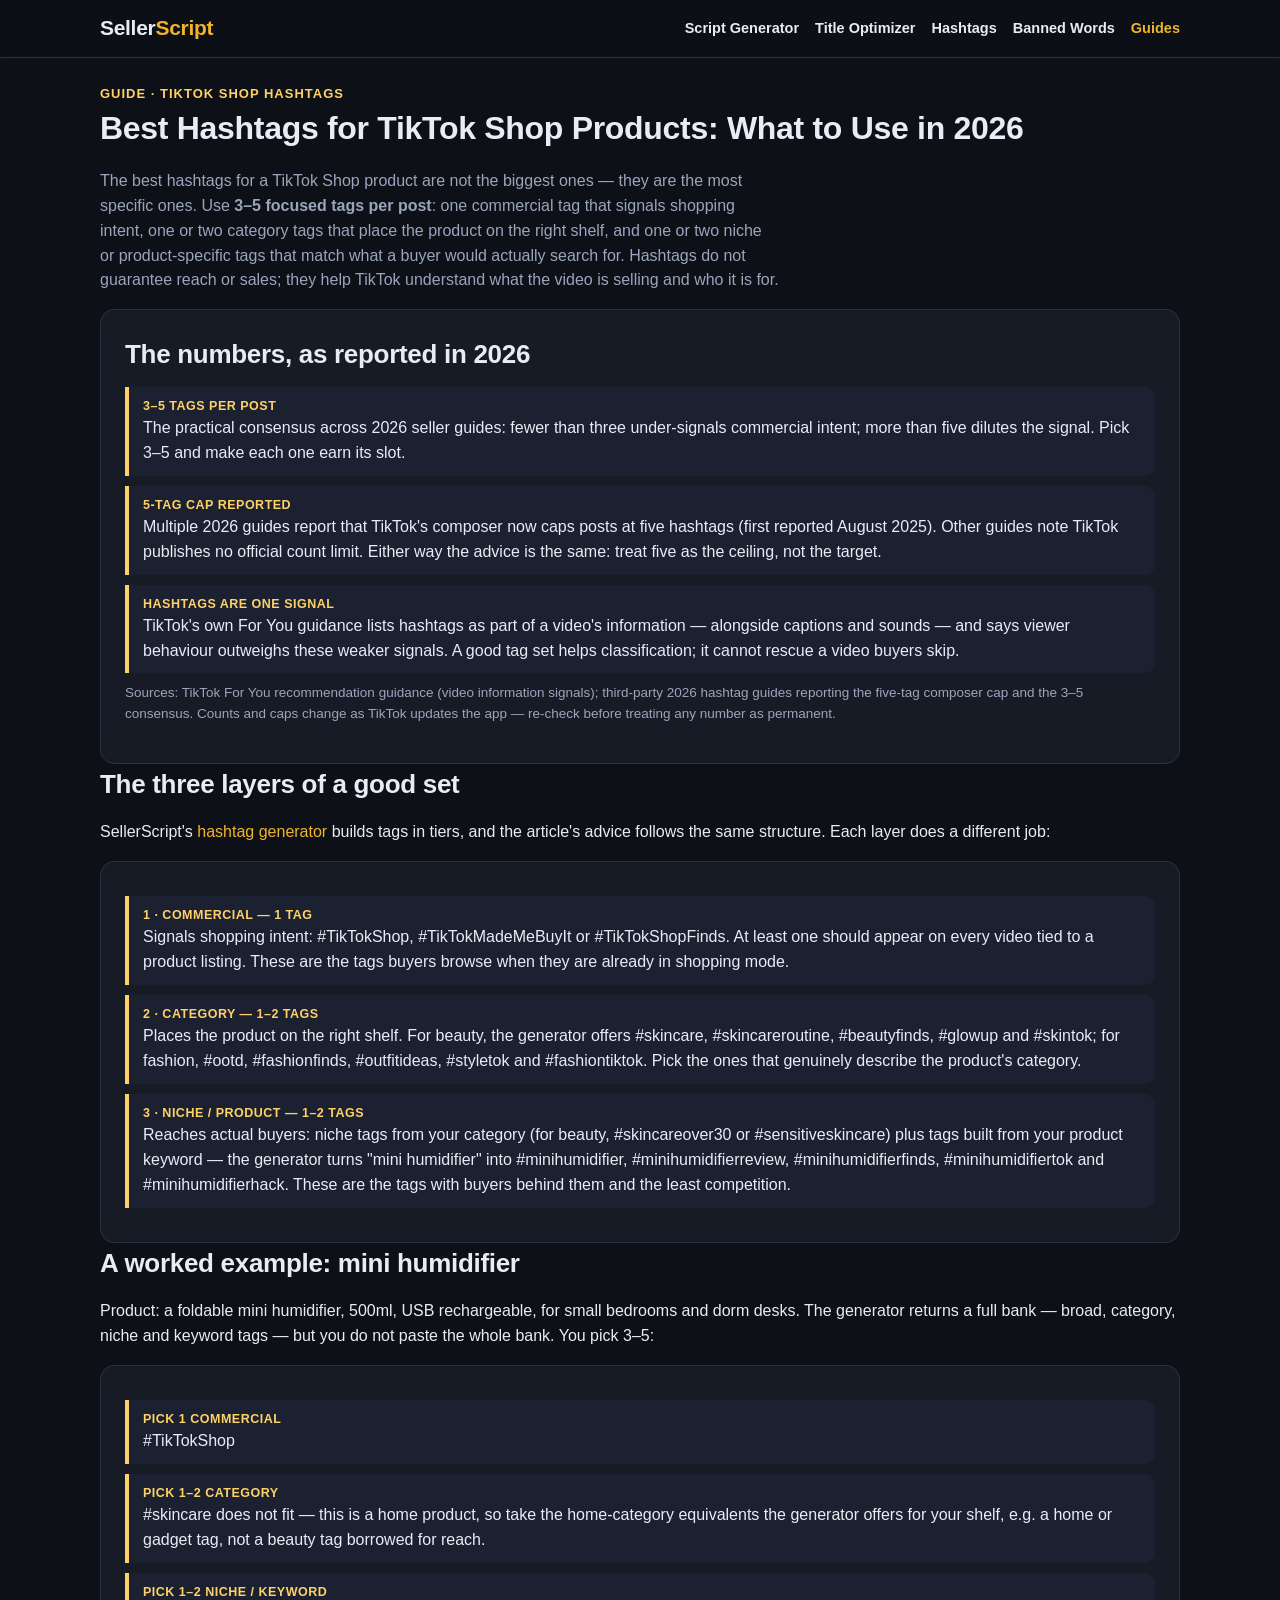
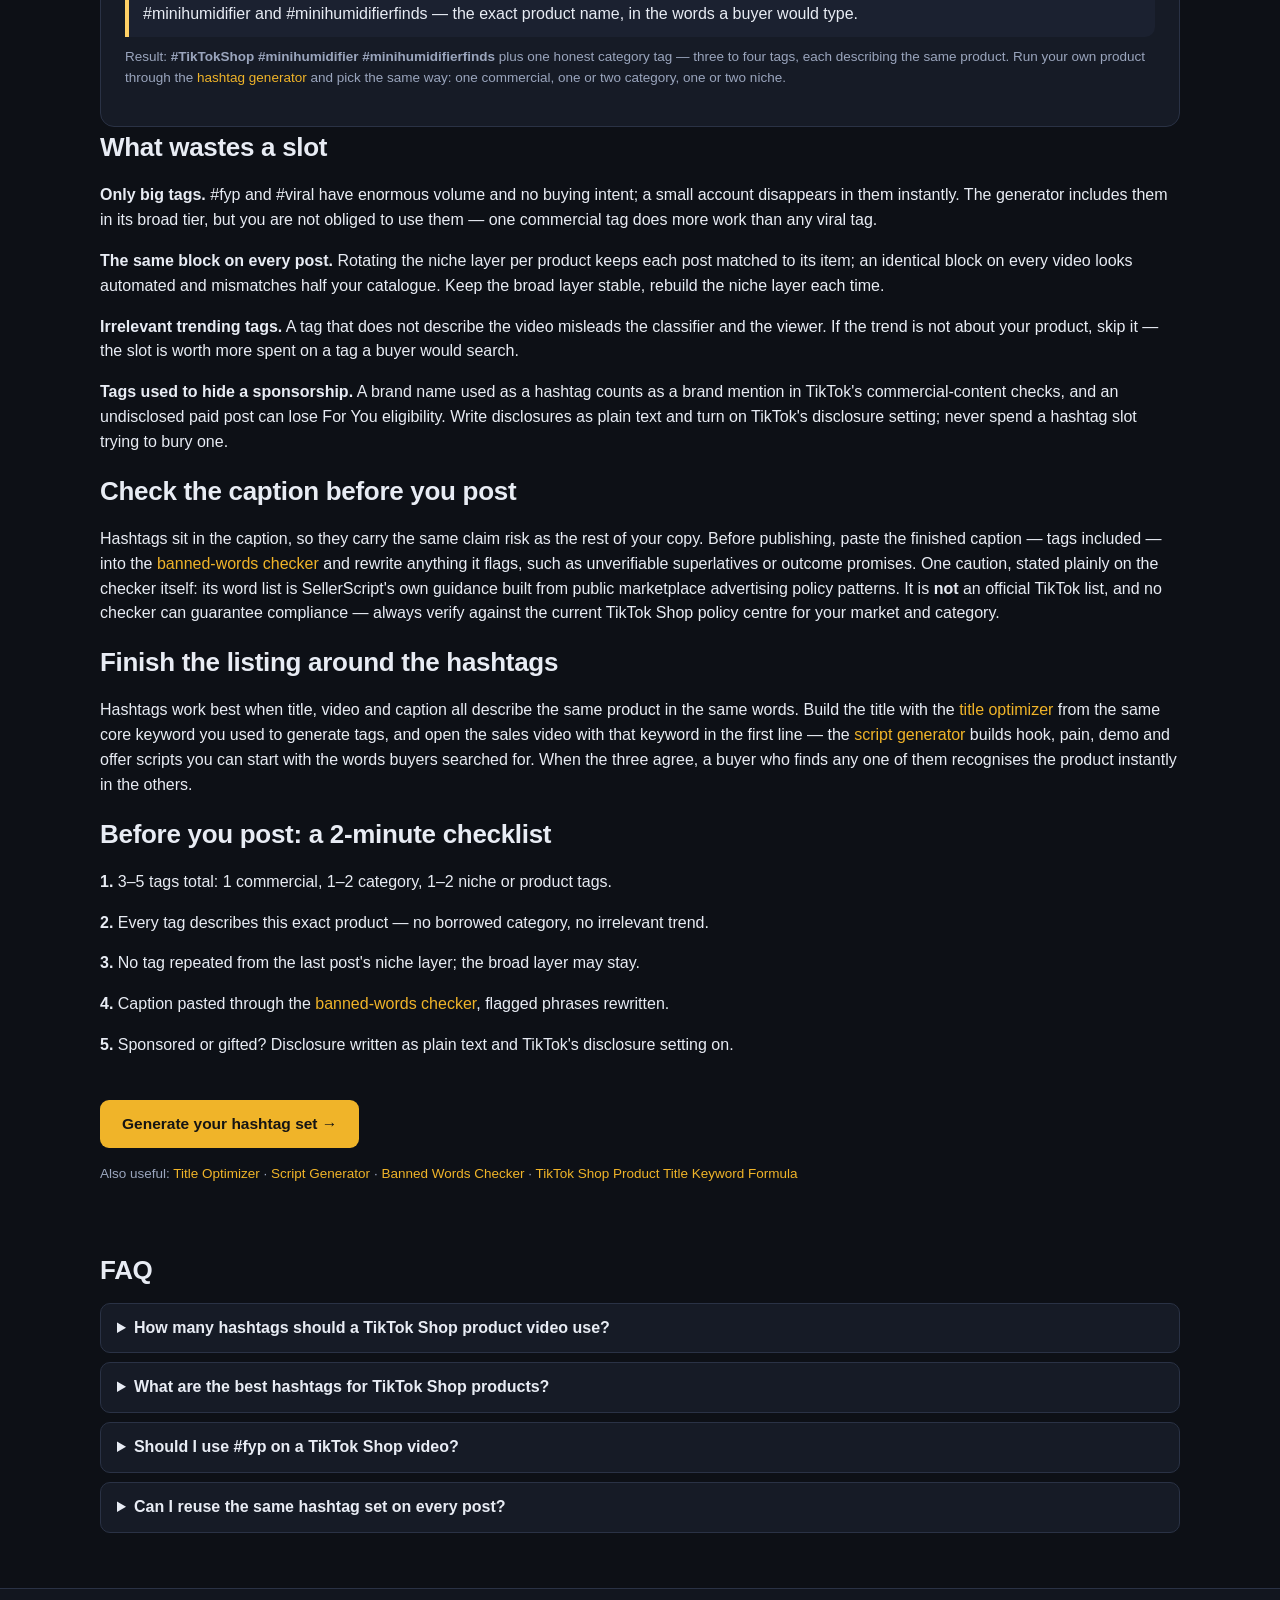
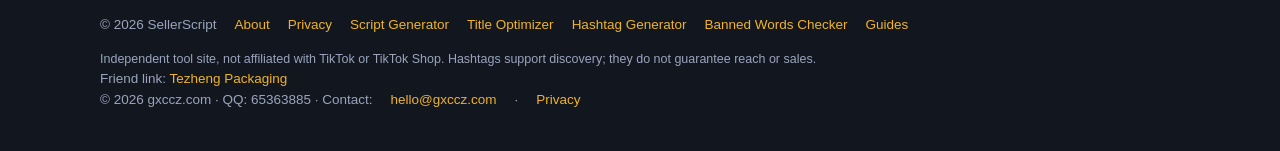
<file: guides/best-hashtags-for-tiktok-shop-products.html>
<!doctype html>
<html lang="en">
<head>
<meta charset="utf-8">
<meta name="viewport" content="width=device-width, initial-scale=1">
<title>Best Hashtags for TikTok Shop Products: What to Use in 2026 | SellerScript Guides</title>
<meta name="description" content="The best hashtags for TikTok Shop products in 2026: 3–5 focused tags per post — one commercial tag, one or two category tags, and one or two niche or product tags. How to build the set with SellerScript's hashtag generator, and the mistakes that waste your slots.">
<link rel="canonical" href="https://sellerscript.pages.dev/guides/best-hashtags-for-tiktok-shop-products">
<meta property="og:title" content="Best Hashtags for TikTok Shop Products: What to Use in 2026 | SellerScript">
<meta property="og:description" content="3–5 focused tags per post: one commercial tag, category tags and niche tags. How to build the set with the hashtag generator, and what not to waste a slot on.">
<meta property="og:type" content="article">
<meta property="og:url" content="https://sellerscript.pages.dev/guides/best-hashtags-for-tiktok-shop-products">
<meta property="og:image" content="https://sellerscript.pages.dev/og-image.png">
<meta property="og:site_name" content="SellerScript">
<meta name="twitter:card" content="summary_large_image">
<meta name="twitter:image" content="https://sellerscript.pages.dev/og-image.png">
<link rel="icon" href="/favicon.svg" type="image/svg+xml">
<link rel="stylesheet" href="/assets/style.css">
<script type="application/ld+json">
{"@context":"https://schema.org","@type":"Article","headline":"Best Hashtags for TikTok Shop Products: What to Use in 2026","description":"The best hashtags for TikTok Shop products in 2026: 3–5 focused tags per post — one commercial tag, one or two category tags, and one or two niche or product tags. How to build the set with SellerScript's hashtag generator, and the mistakes that waste your slots.","image":"https://sellerscript.pages.dev/og-image.png","author":{"@type":"Organization","name":"SellerScript","url":"https://sellerscript.pages.dev/"},"publisher":{"@type":"Organization","name":"SellerScript","url":"https://sellerscript.pages.dev/"},"datePublished":"2026-11-19","dateModified":"2026-11-19","mainEntityOfPage":"https://sellerscript.pages.dev/guides/best-hashtags-for-tiktok-shop-products"}
</script>
<script type="application/ld+json">
{"@context":"https://schema.org","@type":"FAQPage","mainEntity":[
{"@type":"Question","name":"How many hashtags should a TikTok Shop product video use?","acceptedAnswer":{"@type":"Answer","text":"Three to five focused tags is the consensus in 2026 guides: one commercial tag such as #TikTokShop, one or two category tags, and one or two niche or product-specific tags. Multiple guides report TikTok's composer now caps posts at five hashtags (reported August 2025); other guides note TikTok publishes no official count limit. Either way, the practical advice converges on 3–5 — the generator gives you a bank of tags to pick from, not a block to paste whole."}},
{"@type":"Question","name":"What are the best hashtags for TikTok Shop products?","acceptedAnswer":{"@type":"Answer","text":"There is no universal best list — the best tags describe your exact product. Start with one commercial-intent tag (#TikTokShop, #TikTokMadeMeBuyIt or #TikTokShopFinds), add category tags from your shelf (for beauty, #skincare or #skintok), then niche or keyword-built tags such as #minihumidifierfinds. Tags that match buyer search terms beat generic viral tags."}},
{"@type":"Question","name":"Should I use #fyp on a TikTok Shop video?","acceptedAnswer":{"@type":"Answer","text":"It is not a good use of a limited slot. Huge tags like #fyp have enormous volume and bury small accounts instantly, while carrying no buying intent. Spend the slot on a tag that tells TikTok what the product is and who it is for instead."}},
{"@type":"Question","name":"Can I reuse the same hashtag set on every post?","acceptedAnswer":{"@type":"Answer","text":"Keep the broad commercial layer stable, but rotate the niche and product-specific layer per item. An identical block on every post looks automated and mismatches products. The hashtag generator rebuilds the niche and keyword tags from your category and product keyword each time, so each post gets its own set."}}]}
</script>
<script async src="https://www.googletagmanager.com/gtag/js?id=G-CG8J72909Z"></script>
<script>
window.dataLayer = window.dataLayer || [];
function gtag(){dataLayer.push(arguments);}
gtag('js', new Date());
gtag('config', 'G-CG8J72909Z');
</script>
</head>
<body>
<header class="site"><div class="wrap">
  <a class="logo" href="/">Seller<span>Script</span></a>
  <nav class="main">
    <a href="/script-generator/">Script Generator</a>
    <a href="/title-optimizer/">Title Optimizer</a>
    <a href="/hashtag-generator/">Hashtags</a>
    <a href="/banned-words-checker/">Banned Words</a>
    <a class="on" href="/guides/best-hashtags-for-tiktok-shop-products">Guides</a>
  </nav>
</div></header>

<main class="wrap">
  <section class="block">
    <div class="kicker">Guide · TikTok Shop hashtags</div>
    <h1 style="font-size:32px">Best Hashtags for TikTok Shop Products: What to Use in 2026</h1>
    <p style="color:var(--muted);max-width:680px">The best hashtags for a TikTok Shop product are not the biggest ones — they are the most specific ones. Use <b>3–5 focused tags per post</b>: one commercial tag that signals shopping intent, one or two category tags that place the product on the right shelf, and one or two niche or product-specific tags that match what a buyer would actually search for. Hashtags do not guarantee reach or sales; they help TikTok understand what the video is selling and who it is for.</p>

    <div class="card">
      <h2 style="margin-top:0">The numbers, as reported in 2026</h2>
      <div class="seg"><b>3–5 tags per post</b><span>The practical consensus across 2026 seller guides: fewer than three under-signals commercial intent; more than five dilutes the signal. Pick 3–5 and make each one earn its slot.</span></div>
      <div class="seg"><b>5-tag cap reported</b><span>Multiple 2026 guides report that TikTok's composer now caps posts at five hashtags (first reported August 2025). Other guides note TikTok publishes no official count limit. Either way the advice is the same: treat five as the ceiling, not the target.</span></div>
      <div class="seg"><b>Hashtags are one signal</b><span>TikTok's own For You guidance lists hashtags as part of a video's information — alongside captions and sounds — and says viewer behaviour outweighs these weaker signals. A good tag set helps classification; it cannot rescue a video buyers skip.</span></div>
      <p class="meta-line">Sources: TikTok For You recommendation guidance (video information signals); third-party 2026 hashtag guides reporting the five-tag composer cap and the 3–5 consensus. Counts and caps change as TikTok updates the app — re-check before treating any number as permanent.</p>
    </div>

    <h2>The three layers of a good set</h2>
    <p>SellerScript's <a href="/hashtag-generator/">hashtag generator</a> builds tags in tiers, and the article's advice follows the same structure. Each layer does a different job:</p>
    <div class="card">
      <div class="seg"><b>1 · Commercial — 1 tag</b><span>Signals shopping intent: #TikTokShop, #TikTokMadeMeBuyIt or #TikTokShopFinds. At least one should appear on every video tied to a product listing. These are the tags buyers browse when they are already in shopping mode.</span></div>
      <div class="seg"><b>2 · Category — 1–2 tags</b><span>Places the product on the right shelf. For beauty, the generator offers #skincare, #skincareroutine, #beautyfinds, #glowup and #skintok; for fashion, #ootd, #fashionfinds, #outfitideas, #styletok and #fashiontiktok. Pick the ones that genuinely describe the product's category.</span></div>
      <div class="seg"><b>3 · Niche / product — 1–2 tags</b><span>Reaches actual buyers: niche tags from your category (for beauty, #skincareover30 or #sensitiveskincare) plus tags built from your product keyword — the generator turns "mini humidifier" into #minihumidifier, #minihumidifierreview, #minihumidifierfinds, #minihumidifiertok and #minihumidifierhack. These are the tags with buyers behind them and the least competition.</span></div>
    </div>

    <h2>A worked example: mini humidifier</h2>
    <p>Product: a foldable mini humidifier, 500ml, USB rechargeable, for small bedrooms and dorm desks. The generator returns a full bank — broad, category, niche and keyword tags — but you do not paste the whole bank. You pick 3–5:</p>
    <div class="card">
      <div class="seg"><b>Pick 1 commercial</b><span>#TikTokShop</span></div>
      <div class="seg"><b>Pick 1–2 category</b><span>#skincare does not fit — this is a home product, so take the home-category equivalents the generator offers for your shelf, e.g. a home or gadget tag, not a beauty tag borrowed for reach.</span></div>
      <div class="seg"><b>Pick 1–2 niche / keyword</b><span>#minihumidifier and #minihumidifierfinds — the exact product name, in the words a buyer would type.</span></div>
      <p class="meta-line">Result: <b>#TikTokShop #minihumidifier #minihumidifierfinds</b> plus one honest category tag — three to four tags, each describing the same product. Run your own product through the <a href="/hashtag-generator/">hashtag generator</a> and pick the same way: one commercial, one or two category, one or two niche.</p>
    </div>

    <h2>What wastes a slot</h2>
    <p><b>Only big tags.</b> #fyp and #viral have enormous volume and no buying intent; a small account disappears in them instantly. The generator includes them in its broad tier, but you are not obliged to use them — one commercial tag does more work than any viral tag.</p>
    <p><b>The same block on every post.</b> Rotating the niche layer per product keeps each post matched to its item; an identical block on every video looks automated and mismatches half your catalogue. Keep the broad layer stable, rebuild the niche layer each time.</p>
    <p><b>Irrelevant trending tags.</b> A tag that does not describe the video misleads the classifier and the viewer. If the trend is not about your product, skip it — the slot is worth more spent on a tag a buyer would search.</p>
    <p><b>Tags used to hide a sponsorship.</b> A brand name used as a hashtag counts as a brand mention in TikTok's commercial-content checks, and an undisclosed paid post can lose For You eligibility. Write disclosures as plain text and turn on TikTok's disclosure setting; never spend a hashtag slot trying to bury one.</p>

    <h2>Check the caption before you post</h2>
    <p>Hashtags sit in the caption, so they carry the same claim risk as the rest of your copy. Before publishing, paste the finished caption — tags included — into the <a href="/banned-words-checker/">banned-words checker</a> and rewrite anything it flags, such as unverifiable superlatives or outcome promises. One caution, stated plainly on the checker itself: its word list is SellerScript's own guidance built from public marketplace advertising policy patterns. It is <b>not</b> an official TikTok list, and no checker can guarantee compliance — always verify against the current TikTok Shop policy centre for your market and category.</p>

    <h2>Finish the listing around the hashtags</h2>
    <p>Hashtags work best when title, video and caption all describe the same product in the same words. Build the title with the <a href="/title-optimizer/">title optimizer</a> from the same core keyword you used to generate tags, and open the sales video with that keyword in the first line — the <a href="/script-generator/">script generator</a> builds hook, pain, demo and offer scripts you can start with the words buyers searched for. When the three agree, a buyer who finds any one of them recognises the product instantly in the others.</p>

    <h2>Before you post: a 2-minute checklist</h2>
    <p><b>1.</b> 3–5 tags total: 1 commercial, 1–2 category, 1–2 niche or product tags.</p>
    <p><b>2.</b> Every tag describes this exact product — no borrowed category, no irrelevant trend.</p>
    <p><b>3.</b> No tag repeated from the last post's niche layer; the broad layer may stay.</p>
    <p><b>4.</b> Caption pasted through the <a href="/banned-words-checker/">banned-words checker</a>, flagged phrases rewritten.</p>
    <p><b>5.</b> Sponsored or gifted? Disclosure written as plain text and TikTok's disclosure setting on.</p>

    <p style="margin-top:24px"><a class="btn" href="/hashtag-generator/">Generate your hashtag set →</a></p>
    <p class="meta-line">Also useful: <a href="/title-optimizer/">Title Optimizer</a> · <a href="/script-generator/">Script Generator</a> · <a href="/banned-words-checker/">Banned Words Checker</a> · <a href="/guides/tiktok-shop-product-title-keyword-formula">TikTok Shop Product Title Keyword Formula</a></p>
  </section>

  <section class="block faq">
    <h2>FAQ</h2>
    <details><summary>How many hashtags should a TikTok Shop product video use?</summary><p>Three to five focused tags is the consensus in 2026 guides: one commercial tag such as #TikTokShop, one or two category tags, and one or two niche or product-specific tags. Multiple guides report TikTok's composer now caps posts at five hashtags (reported August 2025); other guides note TikTok publishes no official count limit. Either way, the practical advice converges on 3–5 — the generator gives you a bank of tags to pick from, not a block to paste whole.</p></details>
    <details><summary>What are the best hashtags for TikTok Shop products?</summary><p>There is no universal best list — the best tags describe your exact product. Start with one commercial-intent tag (#TikTokShop, #TikTokMadeMeBuyIt or #TikTokShopFinds), add category tags from your shelf (for beauty, #skincare or #skintok), then niche or keyword-built tags such as #minihumidifierfinds. Tags that match buyer search terms beat generic viral tags.</p></details>
    <details><summary>Should I use #fyp on a TikTok Shop video?</summary><p>It is not a good use of a limited slot. Huge tags like #fyp have enormous volume and bury small accounts instantly, while carrying no buying intent. Spend the slot on a tag that tells TikTok what the product is and who it is for instead.</p></details>
    <details><summary>Can I reuse the same hashtag set on every post?</summary><p>Keep the broad commercial layer stable, but rotate the niche and product-specific layer per item. An identical block on every post looks automated and mismatches products. The hashtag generator rebuilds the niche and keyword tags from your category and product keyword each time, so each post gets its own set.</p></details>
  </section>
</main>

<footer class="site"><div class="wrap">
  <span>© 2026 SellerScript</span>
  <a href="/about/">About</a><a href="/privacy/">Privacy</a>
  <a href="/script-generator/">Script Generator</a>
  <a href="/title-optimizer/">Title Optimizer</a>
  <a href="/hashtag-generator/">Hashtag Generator</a>
  <a href="/banned-words-checker/">Banned Words Checker</a>
  <a href="/guides/best-hashtags-for-tiktok-shop-products">Guides</a>
</div>
<div class="wrap disclaimer">Independent tool site, not affiliated with TikTok or TikTok Shop. Hashtags support discovery; they do not guarantee reach or sales.</div>
<div class="wrap">
  <span>Friend link: <a href="https://en.shtezheng.com">Tezheng Packaging</a></span>
</div>
<div class="wrap">© 2026 gxccz.com · QQ: 65363885 · Contact: <a href="mailto:hello@gxccz.com">hello@gxccz.com</a> · <a href="https://gxccz.com/privacy/">Privacy</a></div>
</footer>
<script src="/assets/site.js"></script>
</body>
</html>
</file>
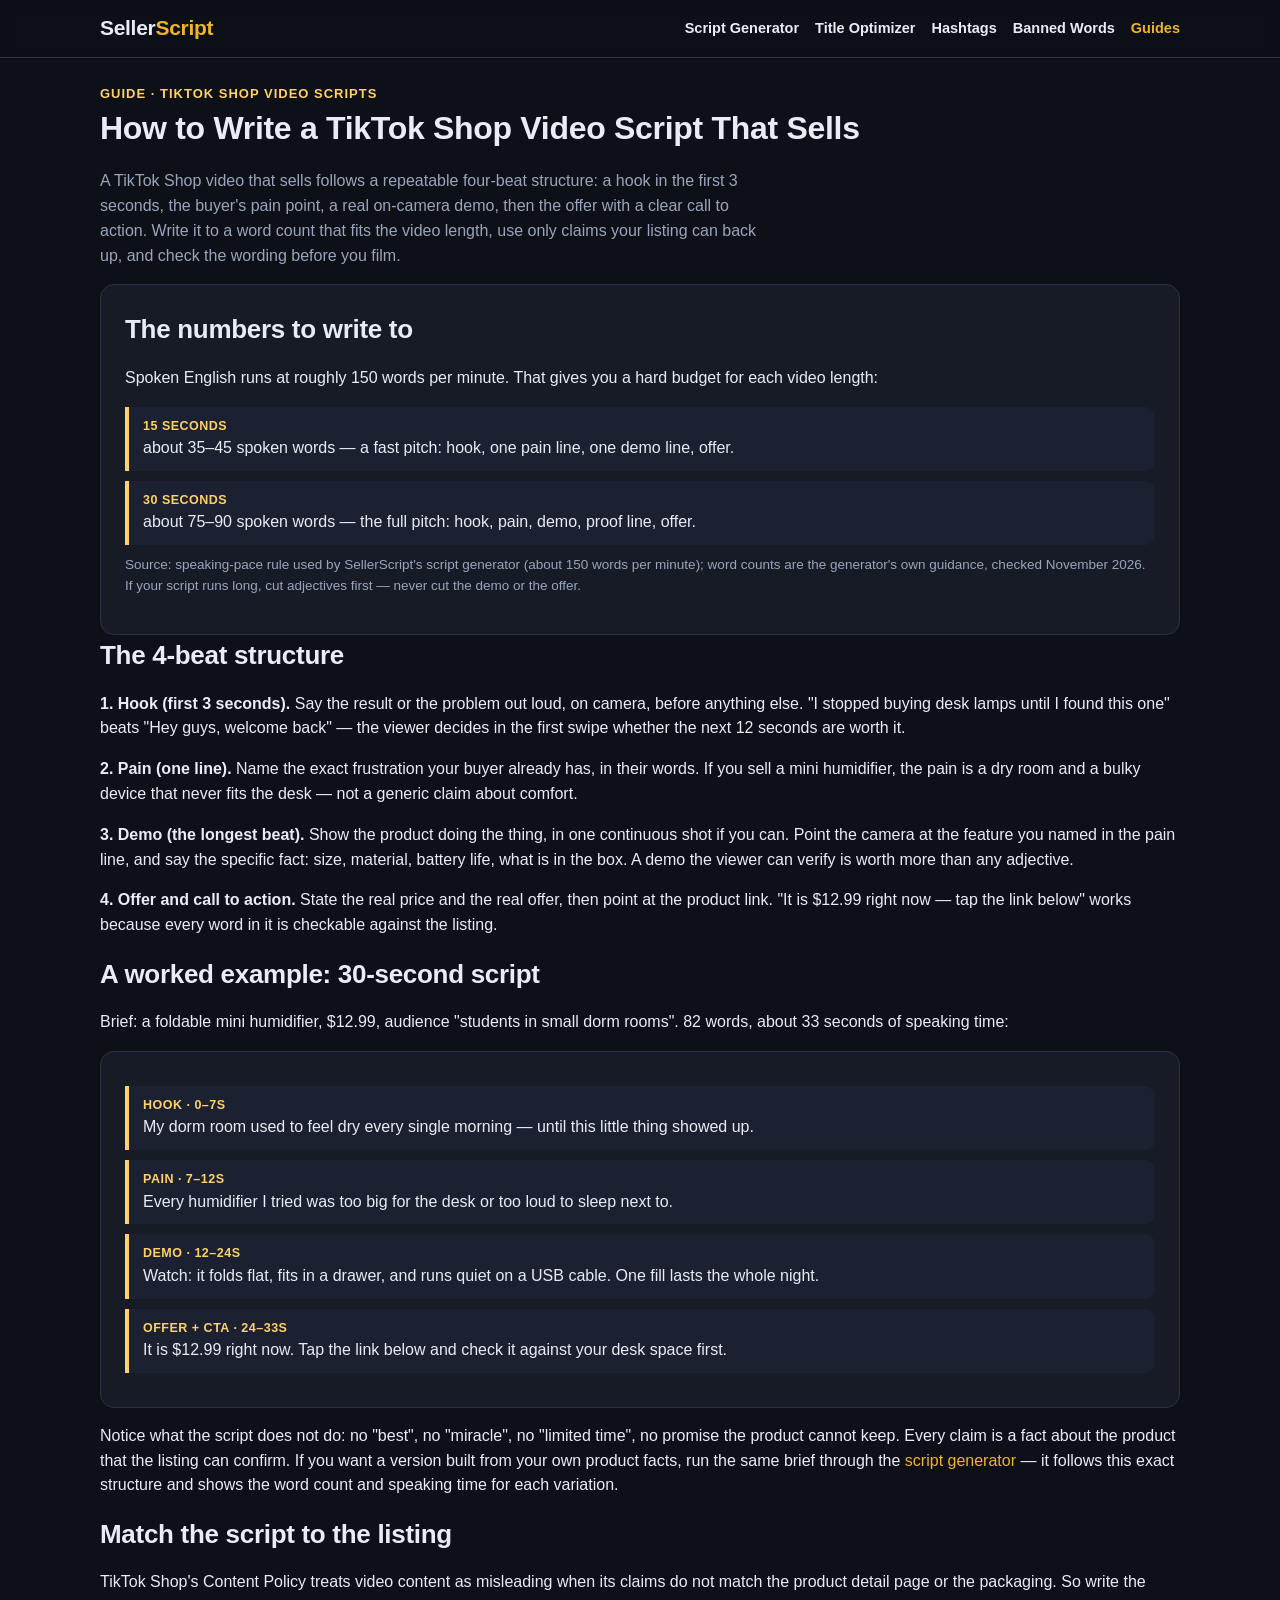
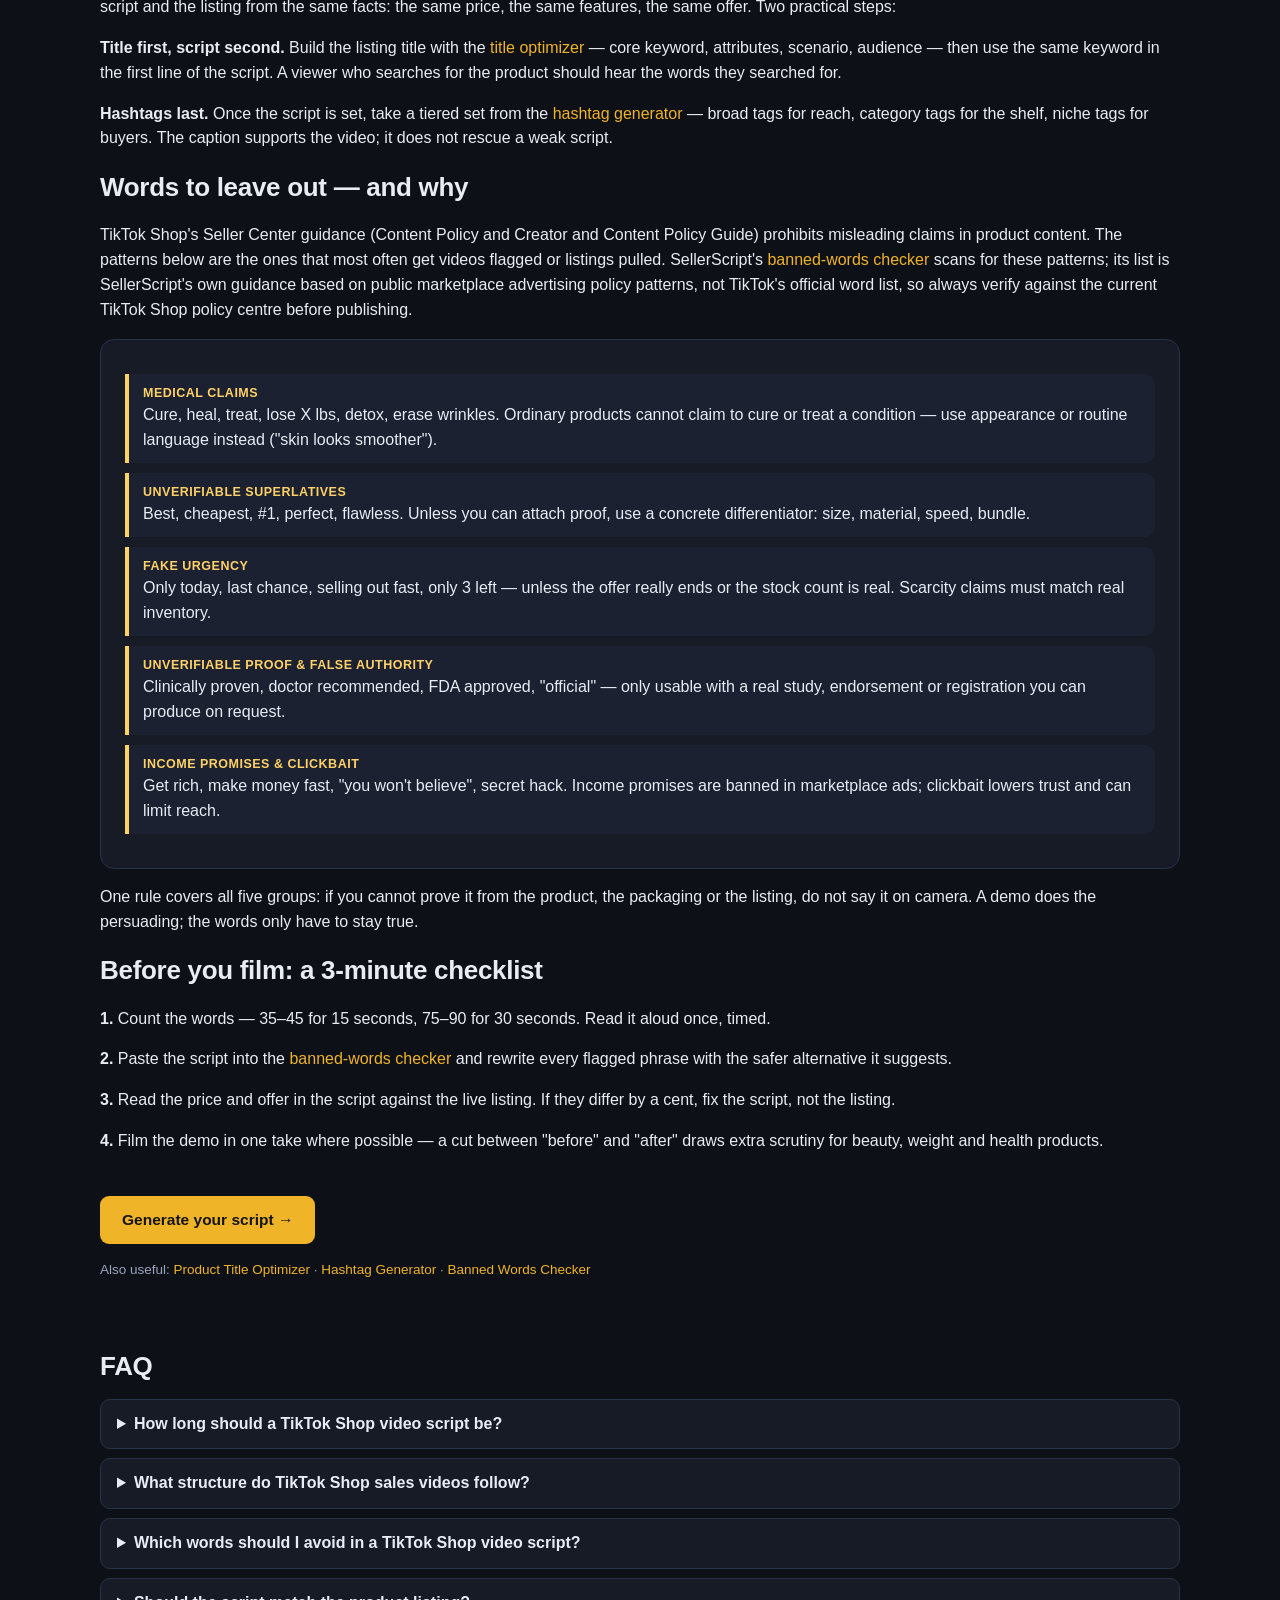
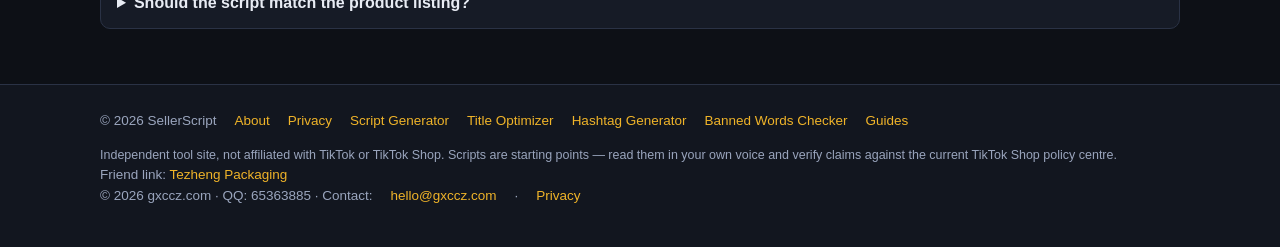
<file: guides/how-to-write-a-tiktok-shop-video-script-that-sells.html>
<!doctype html>
<html lang="en">
<head>
<meta charset="utf-8">
<meta name="viewport" content="width=device-width, initial-scale=1">
<title>How to Write a TikTok Shop Video Script That Sells | SellerScript Guides</title>
<meta name="description" content="A repeatable 4-beat structure for TikTok Shop sales videos — hook, pain, demo, offer — with word counts for 15s and 30s scripts, a worked example, and the claims to leave out.">
<link rel="canonical" href="https://sellerscript.pages.dev/guides/how-to-write-a-tiktok-shop-video-script-that-sells">
<meta property="og:title" content="How to Write a TikTok Shop Video Script That Sells | SellerScript">
<meta property="og:description" content="Hook, pain, demo, offer: the repeatable structure behind selling TikTok Shop videos, with timing, a worked example and a policy-safe wording checklist.">
<meta property="og:type" content="article">
<meta property="og:url" content="https://sellerscript.pages.dev/guides/how-to-write-a-tiktok-shop-video-script-that-sells">
<meta property="og:image" content="https://sellerscript.pages.dev/og-image.png">
<meta property="og:site_name" content="SellerScript">
<meta name="twitter:card" content="summary_large_image">
<meta name="twitter:image" content="https://sellerscript.pages.dev/og-image.png">
<link rel="icon" href="/favicon.svg" type="image/svg+xml">
<link rel="stylesheet" href="/assets/style.css">
<script type="application/ld+json">
{"@context":"https://schema.org","@type":"Article","headline":"How to Write a TikTok Shop Video Script That Sells","description":"A repeatable 4-beat structure for TikTok Shop sales videos — hook, pain, demo, offer — with word counts for 15s and 30s scripts, a worked example, and the claims to leave out.","image":"https://sellerscript.pages.dev/og-image.png","author":{"@type":"Organization","name":"SellerScript","url":"https://sellerscript.pages.dev/"},"publisher":{"@type":"Organization","name":"SellerScript","url":"https://sellerscript.pages.dev/"},"datePublished":"2026-11-15","dateModified":"2026-11-15","mainEntityOfPage":"https://sellerscript.pages.dev/guides/how-to-write-a-tiktok-shop-video-script-that-sells"}
</script>
<script type="application/ld+json">
{"@context":"https://schema.org","@type":"FAQPage","mainEntity":[
{"@type":"Question","name":"How long should a TikTok Shop video script be?","acceptedAnswer":{"@type":"Answer","text":"At a natural speaking pace of about 150 words per minute, a 15-second video needs roughly 35–45 spoken words and a 30-second video about 75–90. Count the words before filming; if the script runs long, cut adjectives before you cut the demo or the offer."}},
{"@type":"Question","name":"What structure do TikTok Shop sales videos follow?","acceptedAnswer":{"@type":"Answer","text":"A four-beat structure: a hook in the first 3 seconds, the buyer's pain point, a real on-camera demonstration, then the offer with a clear call to action pointing at the product link. SellerScript's script generator builds scripts on exactly this structure."}},
{"@type":"Question","name":"Which words should I avoid in a TikTok Shop video script?","acceptedAnswer":{"@type":"Answer","text":"Avoid medical claims (cure, heal, treat), unverifiable superlatives (best, cheapest, #1), fake urgency (only today, selling out fast when it is not), income promises, and proof claims you cannot back up (clinically proven, FDA approved). TikTok Shop's Content Policy prohibits misleading claims, and SellerScript's banned-words checker flags these patterns before you film."}},
{"@type":"Question","name":"Should the script match the product listing?","acceptedAnswer":{"@type":"Answer","text":"Yes. TikTok Shop's policy treats content as misleading when the claims in a video do not match the product detail page or packaging. Write the script from the same facts as the listing — same price, same features, same offer — and use the title optimizer so the listing title carries the same keywords."}}]}
</script>
<!-- Google Analytics (GA4) -->
<script async src="https://www.googletagmanager.com/gtag/js?id=G-CG8J72909Z"></script>
<script>
window.dataLayer = window.dataLayer || [];
function gtag(){dataLayer.push(arguments);}
gtag('js', new Date());
gtag('config', 'G-CG8J72909Z');
</script>
</head>
<body>
<header class="site"><div class="wrap">
  <a class="logo" href="/">Seller<span>Script</span></a>
  <nav class="main">
    <a href="/script-generator/">Script Generator</a>
    <a href="/title-optimizer/">Title Optimizer</a>
    <a href="/hashtag-generator/">Hashtags</a>
    <a href="/banned-words-checker/">Banned Words</a>
    <a class="on" href="/guides/how-to-write-a-tiktok-shop-video-script-that-sells">Guides</a>
  </nav>
</div></header>

<main class="wrap">
  <section class="block">
    <div class="kicker">Guide · TikTok Shop video scripts</div>
    <h1 style="font-size:32px">How to Write a TikTok Shop Video Script That Sells</h1>
    <p style="color:var(--muted);max-width:680px">A TikTok Shop video that sells follows a repeatable four-beat structure: a hook in the first 3 seconds, the buyer's pain point, a real on-camera demo, then the offer with a clear call to action. Write it to a word count that fits the video length, use only claims your listing can back up, and check the wording before you film.</p>

    <div class="card">
      <h2 style="margin-top:0">The numbers to write to</h2>
      <p>Spoken English runs at roughly 150 words per minute. That gives you a hard budget for each video length:</p>
      <div class="seg"><b>15 seconds</b><span>about 35–45 spoken words — a fast pitch: hook, one pain line, one demo line, offer.</span></div>
      <div class="seg"><b>30 seconds</b><span>about 75–90 spoken words — the full pitch: hook, pain, demo, proof line, offer.</span></div>
      <p class="meta-line">Source: speaking-pace rule used by SellerScript's script generator (about 150 words per minute); word counts are the generator's own guidance, checked November 2026. If your script runs long, cut adjectives first — never cut the demo or the offer.</p>
    </div>

    <h2>The 4-beat structure</h2>
    <p><b>1. Hook (first 3 seconds).</b> Say the result or the problem out loud, on camera, before anything else. "I stopped buying desk lamps until I found this one" beats "Hey guys, welcome back" — the viewer decides in the first swipe whether the next 12 seconds are worth it.</p>
    <p><b>2. Pain (one line).</b> Name the exact frustration your buyer already has, in their words. If you sell a mini humidifier, the pain is a dry room and a bulky device that never fits the desk — not a generic claim about comfort.</p>
    <p><b>3. Demo (the longest beat).</b> Show the product doing the thing, in one continuous shot if you can. Point the camera at the feature you named in the pain line, and say the specific fact: size, material, battery life, what is in the box. A demo the viewer can verify is worth more than any adjective.</p>
    <p><b>4. Offer and call to action.</b> State the real price and the real offer, then point at the product link. "It is $12.99 right now — tap the link below" works because every word in it is checkable against the listing.</p>

    <h2>A worked example: 30-second script</h2>
    <p>Brief: a foldable mini humidifier, $12.99, audience "students in small dorm rooms". 82 words, about 33 seconds of speaking time:</p>
    <div class="card">
      <div class="seg"><b>Hook · 0–7s</b><span>My dorm room used to feel dry every single morning — until this little thing showed up.</span></div>
      <div class="seg"><b>Pain · 7–12s</b><span>Every humidifier I tried was too big for the desk or too loud to sleep next to.</span></div>
      <div class="seg"><b>Demo · 12–24s</b><span>Watch: it folds flat, fits in a drawer, and runs quiet on a USB cable. One fill lasts the whole night.</span></div>
      <div class="seg"><b>Offer + CTA · 24–33s</b><span>It is $12.99 right now. Tap the link below and check it against your desk space first.</span></div>
    </div>
    <p>Notice what the script does not do: no "best", no "miracle", no "limited time", no promise the product cannot keep. Every claim is a fact about the product that the listing can confirm. If you want a version built from your own product facts, run the same brief through the <a href="/script-generator/">script generator</a> — it follows this exact structure and shows the word count and speaking time for each variation.</p>

    <h2>Match the script to the listing</h2>
    <p>TikTok Shop's Content Policy treats video content as misleading when its claims do not match the product detail page or the packaging. So write the script and the listing from the same facts: the same price, the same features, the same offer. Two practical steps:</p>
    <p><b>Title first, script second.</b> Build the listing title with the <a href="/title-optimizer/">title optimizer</a> — core keyword, attributes, scenario, audience — then use the same keyword in the first line of the script. A viewer who searches for the product should hear the words they searched for.</p>
    <p><b>Hashtags last.</b> Once the script is set, take a tiered set from the <a href="/hashtag-generator/">hashtag generator</a> — broad tags for reach, category tags for the shelf, niche tags for buyers. The caption supports the video; it does not rescue a weak script.</p>

    <h2>Words to leave out — and why</h2>
    <p>TikTok Shop's Seller Center guidance (Content Policy and Creator and Content Policy Guide) prohibits misleading claims in product content. The patterns below are the ones that most often get videos flagged or listings pulled. SellerScript's <a href="/banned-words-checker/">banned-words checker</a> scans for these patterns; its list is SellerScript's own guidance based on public marketplace advertising policy patterns, not TikTok's official word list, so always verify against the current TikTok Shop policy centre before publishing.</p>
    <div class="card">
      <div class="seg"><b>Medical claims</b><span>Cure, heal, treat, lose X lbs, detox, erase wrinkles. Ordinary products cannot claim to cure or treat a condition — use appearance or routine language instead ("skin looks smoother").</span></div>
      <div class="seg"><b>Unverifiable superlatives</b><span>Best, cheapest, #1, perfect, flawless. Unless you can attach proof, use a concrete differentiator: size, material, speed, bundle.</span></div>
      <div class="seg"><b>Fake urgency</b><span>Only today, last chance, selling out fast, only 3 left — unless the offer really ends or the stock count is real. Scarcity claims must match real inventory.</span></div>
      <div class="seg"><b>Unverifiable proof &amp; false authority</b><span>Clinically proven, doctor recommended, FDA approved, "official" — only usable with a real study, endorsement or registration you can produce on request.</span></div>
      <div class="seg"><b>Income promises &amp; clickbait</b><span>Get rich, make money fast, "you won't believe", secret hack. Income promises are banned in marketplace ads; clickbait lowers trust and can limit reach.</span></div>
    </div>
    <p>One rule covers all five groups: if you cannot prove it from the product, the packaging or the listing, do not say it on camera. A demo does the persuading; the words only have to stay true.</p>

    <h2>Before you film: a 3-minute checklist</h2>
    <p><b>1.</b> Count the words — 35–45 for 15 seconds, 75–90 for 30 seconds. Read it aloud once, timed.</p>
    <p><b>2.</b> Paste the script into the <a href="/banned-words-checker/">banned-words checker</a> and rewrite every flagged phrase with the safer alternative it suggests.</p>
    <p><b>3.</b> Read the price and offer in the script against the live listing. If they differ by a cent, fix the script, not the listing.</p>
    <p><b>4.</b> Film the demo in one take where possible — a cut between "before" and "after" draws extra scrutiny for beauty, weight and health products.</p>

    <p style="margin-top:24px"><a class="btn" href="/script-generator/">Generate your script →</a></p>
    <p class="meta-line">Also useful: <a href="/title-optimizer/">Product Title Optimizer</a> · <a href="/hashtag-generator/">Hashtag Generator</a> · <a href="/banned-words-checker/">Banned Words Checker</a></p>
  </section>

  <section class="block faq">
    <h2>FAQ</h2>
    <details><summary>How long should a TikTok Shop video script be?</summary><p>At about 150 spoken words per minute, 15 seconds needs roughly 35–45 words and 30 seconds about 75–90. Count the words before filming; if the script runs long, cut adjectives before you cut the demo or the offer.</p></details>
    <details><summary>What structure do TikTok Shop sales videos follow?</summary><p>Hook in the first 3 seconds, the buyer's pain, a real demo, then the offer with a clear call to action. That is the structure SellerScript's script generator builds on.</p></details>
    <details><summary>Which words should I avoid in a TikTok Shop video script?</summary><p>Avoid medical claims (cure, heal, treat), unverifiable superlatives (best, cheapest, #1), fake urgency (only today, selling out fast when it is not), income promises, and proof claims you cannot back up (clinically proven, FDA approved). Run the script through the banned-words checker before filming.</p></details>
    <details><summary>Should the script match the product listing?</summary><p>Yes. TikTok Shop treats content as misleading when video claims do not match the product detail page or packaging. Write the script from the same facts as the listing — same price, same features, same offer.</p></details>
  </section>
</main>

<footer class="site"><div class="wrap">
  <span>© 2026 SellerScript</span>
  <a href="/about/">About</a><a href="/privacy/">Privacy</a>
  <a href="/script-generator/">Script Generator</a>
  <a href="/title-optimizer/">Title Optimizer</a>
  <a href="/hashtag-generator/">Hashtag Generator</a>
  <a href="/banned-words-checker/">Banned Words Checker</a>
  <a href="/guides/how-to-write-a-tiktok-shop-video-script-that-sells">Guides</a>
</div>
<div class="wrap disclaimer">Independent tool site, not affiliated with TikTok or TikTok Shop. Scripts are starting points — read them in your own voice and verify claims against the current TikTok Shop policy centre.</div>
<div class="wrap">
  <span>Friend link: <a href="https://en.shtezheng.com">Tezheng Packaging</a></span>
</div>
<div class="wrap">© 2026 gxccz.com · QQ: 65363885 · Contact: <a href="mailto:hello@gxccz.com">hello@gxccz.com</a> · <a href="https://gxccz.com/privacy/">Privacy</a></div>
</footer>
<script src="/assets/site.js"></script>
</body>
</html>
</file>
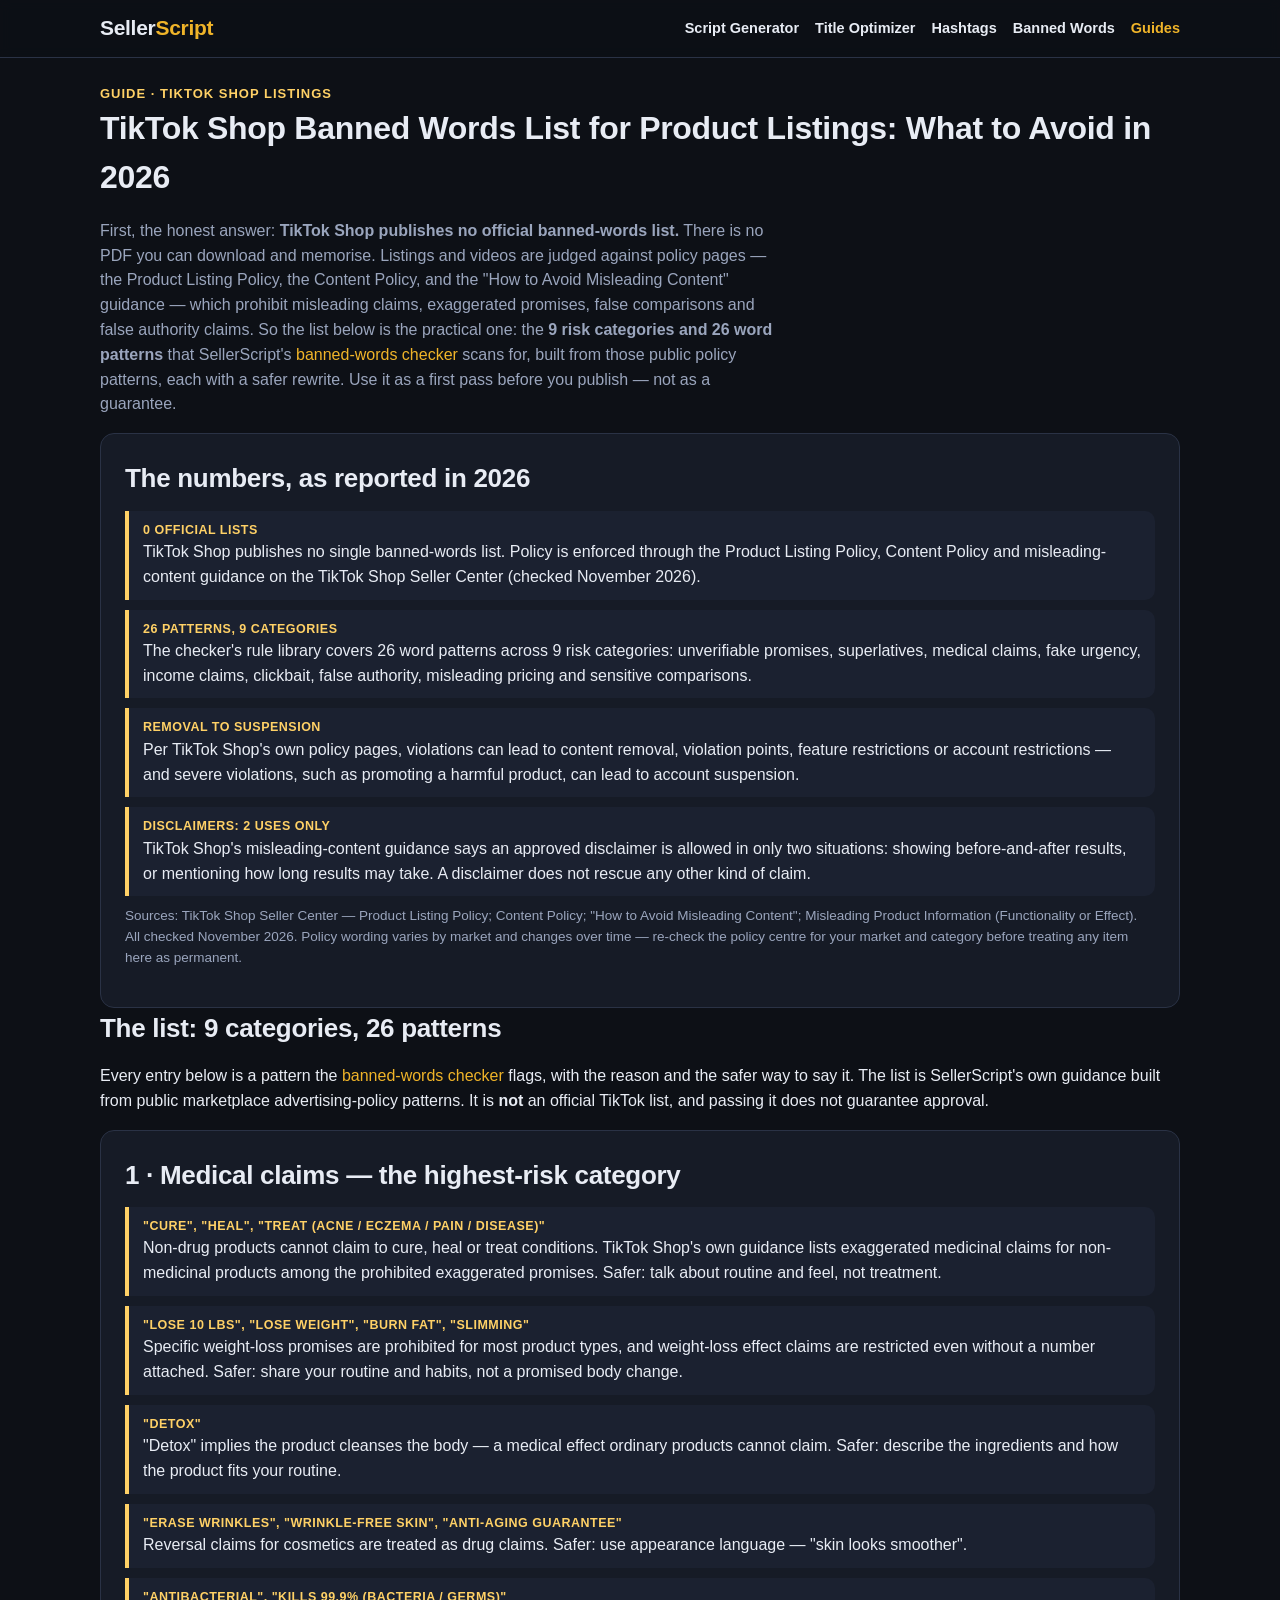
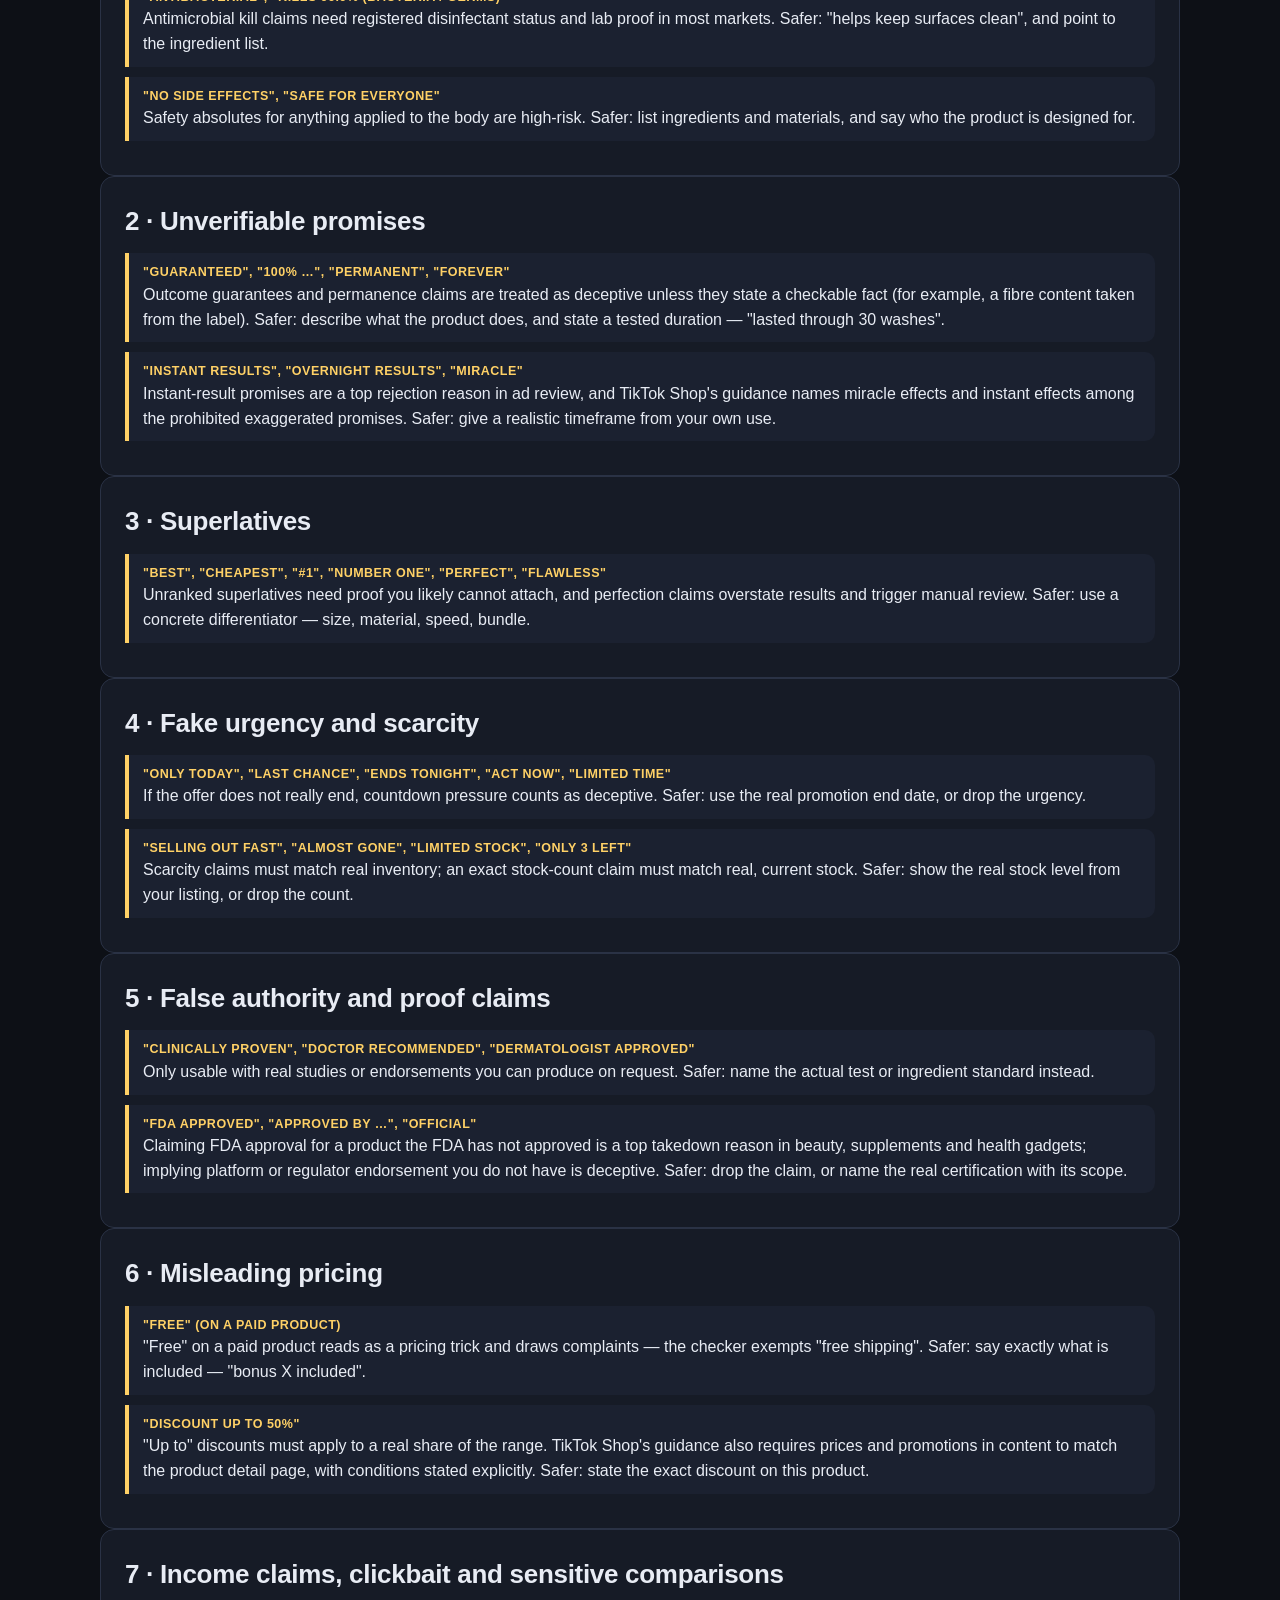
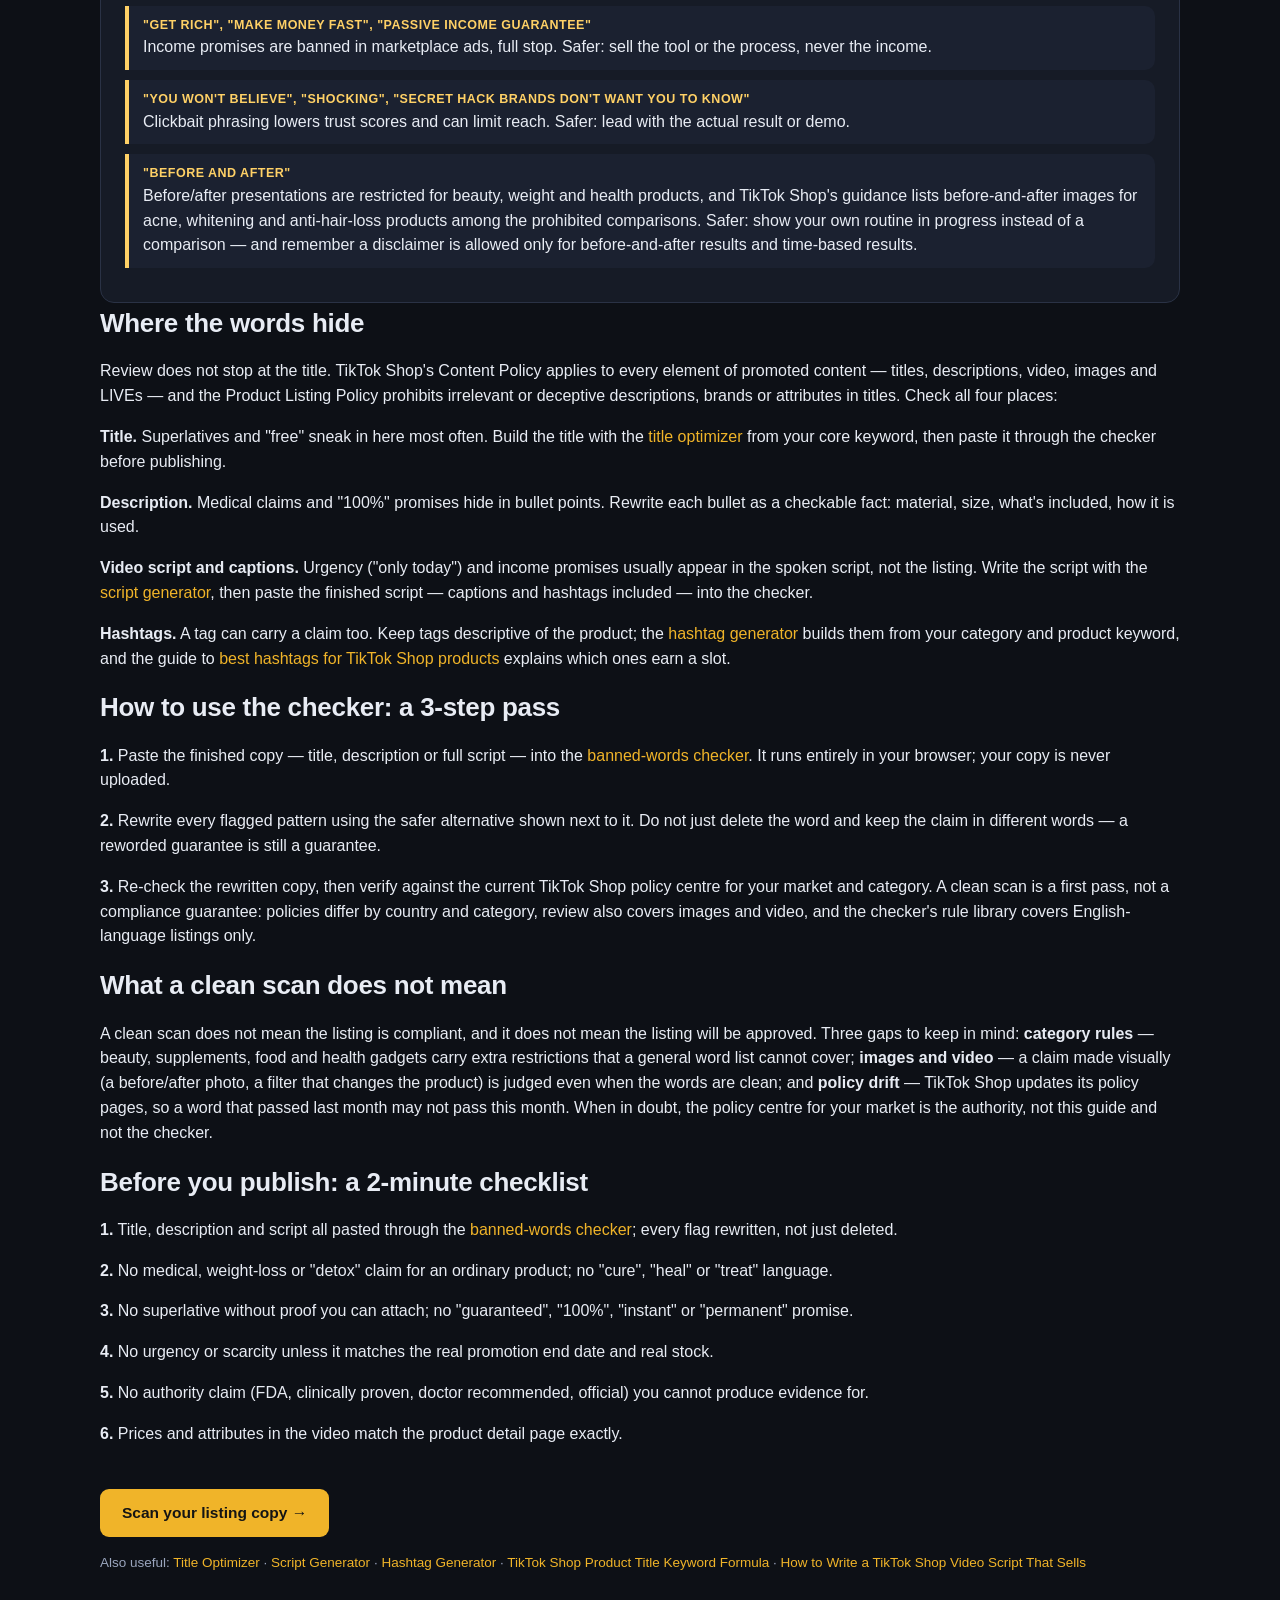
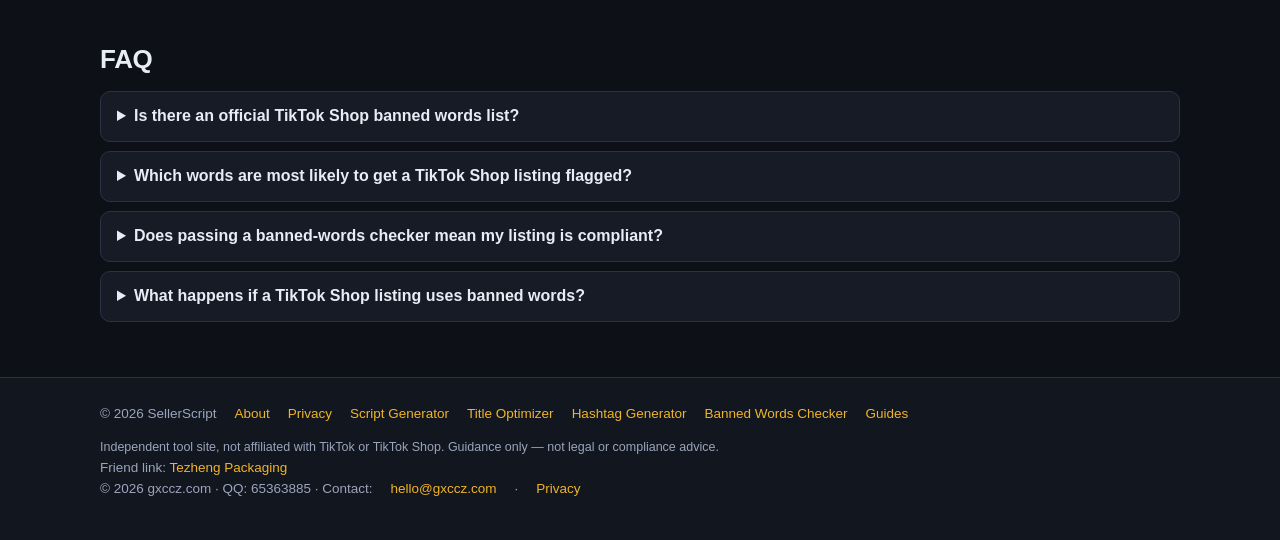
<file: guides/tiktok-shop-banned-words-list-for-product-listings.html>
<!doctype html>
<html lang="en">
<head>
<meta charset="utf-8">
<meta name="viewport" content="width=device-width, initial-scale=1">
<title>TikTok Shop Banned Words List for Product Listings: What to Avoid in 2026 | SellerScript Guides</title>
<meta name="description" content="There is no official TikTok Shop banned words list — risky wording is judged against TikTok Shop policy pages. Here is the practical list: the 9 risk categories and 26 patterns our banned-words checker scans for, with a safer rewrite for each.">
<link rel="canonical" href="https://sellerscript.pages.dev/guides/tiktok-shop-banned-words-list-for-product-listings">
<meta property="og:title" content="TikTok Shop Banned Words List for Product Listings: What to Avoid in 2026 | SellerScript">
<meta property="og:description" content="No official banned-words list exists — TikTok Shop judges wording against its policies. The practical list: 9 risk categories, 26 flagged patterns, and a safer rewrite for each.">
<meta property="og:type" content="article">
<meta property="og:url" content="https://sellerscript.pages.dev/guides/tiktok-shop-banned-words-list-for-product-listings">
<meta property="og:image" content="https://sellerscript.pages.dev/og-image.png">
<meta property="og:site_name" content="SellerScript">
<meta name="twitter:card" content="summary_large_image">
<meta name="twitter:image" content="https://sellerscript.pages.dev/og-image.png">
<link rel="icon" href="/favicon.svg" type="image/svg+xml">
<link rel="stylesheet" href="/assets/style.css">
<script type="application/ld+json">
{"@context":"https://schema.org","@type":"Article","headline":"TikTok Shop Banned Words List for Product Listings: What to Avoid in 2026","description":"There is no official TikTok Shop banned words list — risky wording is judged against TikTok Shop policy pages. Here is the practical list: the 9 risk categories and 26 patterns our banned-words checker scans for, with a safer rewrite for each.","image":"https://sellerscript.pages.dev/og-image.png","author":{"@type":"Organization","name":"SellerScript","url":"https://sellerscript.pages.dev/"},"publisher":{"@type":"Organization","name":"SellerScript","url":"https://sellerscript.pages.dev/"},"datePublished":"2026-11-21","dateModified":"2026-11-21","mainEntityOfPage":"https://sellerscript.pages.dev/guides/tiktok-shop-banned-words-list-for-product-listings"}
</script>
<script type="application/ld+json">
{"@context":"https://schema.org","@type":"FAQPage","mainEntity":[
{"@type":"Question","name":"Is there an official TikTok Shop banned words list?","acceptedAnswer":{"@type":"Answer","text":"No. TikTok Shop does not publish a single banned-words list. Listings and content are judged against policy pages such as the Product Listing Policy, the Content Policy, and the 'How to Avoid Misleading Content' guidance, which prohibit misleading claims, exaggerated promises, false comparisons and false authority claims. Any 'banned words list' you find — including the one in this guide — is a practical summary built from those policy patterns, not an official document."}},
{"@type":"Question","name":"Which words are most likely to get a TikTok Shop listing flagged?","acceptedAnswer":{"@type":"Answer","text":"The repeat offenders are medical and treatment claims for ordinary products (cure, heal, lose 10 lbs, detox), unverifiable superlatives (best, cheapest, #1, perfect), fake urgency (only today, selling out fast, only 3 left), income promises (get rich, make money fast), and false authority claims (clinically proven, FDA approved, doctor recommended). TikTok Shop's own guidance lists exaggerated medicinal claims, miracle effects and instant results among the prohibited exaggerated promises."}},
{"@type":"Question","name":"Does passing a banned-words checker mean my listing is compliant?","acceptedAnswer":{"@type":"Answer","text":"No. A clean scan is a first pass only. TikTok Shop reviews images, video, pricing and the product detail page as well as words, and policies differ by country and product category and change over time. The checker on this site runs entirely in your browser against its own rule library and cannot guarantee approval — always verify against the current TikTok Shop policy centre for your market and category."}},
{"@type":"Question","name":"What happens if a TikTok Shop listing uses banned words?","acceptedAnswer":{"@type":"Answer","text":"According to TikTok Shop's policy pages, violations can lead to content removal, violation points, feature restrictions or account restrictions, and severe violations such as promoting a harmful product can lead to account suspension. The 'How to Avoid Misleading Content' guidance states the same range: content removal or account suspension depending on severity."}}]}
</script>
<script async src="https://www.googletagmanager.com/gtag/js?id=G-CG8J72909Z"></script>
<script>
window.dataLayer = window.dataLayer || [];
function gtag(){dataLayer.push(arguments);}
gtag('js', new Date());
gtag('config', 'G-CG8J72909Z');
</script>
</head>
<body>
<header class="site"><div class="wrap">
  <a class="logo" href="/">Seller<span>Script</span></a>
  <nav class="main">
    <a href="/script-generator/">Script Generator</a>
    <a href="/title-optimizer/">Title Optimizer</a>
    <a href="/hashtag-generator/">Hashtags</a>
    <a href="/banned-words-checker/">Banned Words</a>
    <a class="on" href="/guides/tiktok-shop-banned-words-list-for-product-listings">Guides</a>
  </nav>
</div></header>

<main class="wrap">
  <section class="block">
    <div class="kicker">Guide · TikTok Shop listings</div>
    <h1 style="font-size:32px">TikTok Shop Banned Words List for Product Listings: What to Avoid in 2026</h1>
    <p style="color:var(--muted);max-width:680px">First, the honest answer: <b>TikTok Shop publishes no official banned-words list.</b> There is no PDF you can download and memorise. Listings and videos are judged against policy pages — the Product Listing Policy, the Content Policy, and the "How to Avoid Misleading Content" guidance — which prohibit misleading claims, exaggerated promises, false comparisons and false authority claims. So the list below is the practical one: the <b>9 risk categories and 26 word patterns</b> that SellerScript's <a href="/banned-words-checker/">banned-words checker</a> scans for, built from those public policy patterns, each with a safer rewrite. Use it as a first pass before you publish — not as a guarantee.</p>

    <div class="card">
      <h2 style="margin-top:0">The numbers, as reported in 2026</h2>
      <div class="seg"><b>0 official lists</b><span>TikTok Shop publishes no single banned-words list. Policy is enforced through the Product Listing Policy, Content Policy and misleading-content guidance on the TikTok Shop Seller Center (checked November 2026).</span></div>
      <div class="seg"><b>26 patterns, 9 categories</b><span>The checker's rule library covers 26 word patterns across 9 risk categories: unverifiable promises, superlatives, medical claims, fake urgency, income claims, clickbait, false authority, misleading pricing and sensitive comparisons.</span></div>
      <div class="seg"><b>Removal to suspension</b><span>Per TikTok Shop's own policy pages, violations can lead to content removal, violation points, feature restrictions or account restrictions — and severe violations, such as promoting a harmful product, can lead to account suspension.</span></div>
      <div class="seg"><b>Disclaimers: 2 uses only</b><span>TikTok Shop's misleading-content guidance says an approved disclaimer is allowed in only two situations: showing before-and-after results, or mentioning how long results may take. A disclaimer does not rescue any other kind of claim.</span></div>
      <p class="meta-line">Sources: TikTok Shop Seller Center — Product Listing Policy; Content Policy; "How to Avoid Misleading Content"; Misleading Product Information (Functionality or Effect). All checked November 2026. Policy wording varies by market and changes over time — re-check the policy centre for your market and category before treating any item here as permanent.</p>
    </div>

    <h2>The list: 9 categories, 26 patterns</h2>
    <p>Every entry below is a pattern the <a href="/banned-words-checker/">banned-words checker</a> flags, with the reason and the safer way to say it. The list is SellerScript's own guidance built from public marketplace advertising-policy patterns. It is <b>not</b> an official TikTok list, and passing it does not guarantee approval.</p>

    <div class="card">
      <h2 style="margin-top:0">1 · Medical claims — the highest-risk category</h2>
      <div class="seg"><b>"cure", "heal", "treat (acne / eczema / pain / disease)"</b><span>Non-drug products cannot claim to cure, heal or treat conditions. TikTok Shop's own guidance lists exaggerated medicinal claims for non-medicinal products among the prohibited exaggerated promises. Safer: talk about routine and feel, not treatment.</span></div>
      <div class="seg"><b>"lose 10 lbs", "lose weight", "burn fat", "slimming"</b><span>Specific weight-loss promises are prohibited for most product types, and weight-loss effect claims are restricted even without a number attached. Safer: share your routine and habits, not a promised body change.</span></div>
      <div class="seg"><b>"detox"</b><span>"Detox" implies the product cleanses the body — a medical effect ordinary products cannot claim. Safer: describe the ingredients and how the product fits your routine.</span></div>
      <div class="seg"><b>"erase wrinkles", "wrinkle-free skin", "anti-aging guarantee"</b><span>Reversal claims for cosmetics are treated as drug claims. Safer: use appearance language — "skin looks smoother".</span></div>
      <div class="seg"><b>"antibacterial", "kills 99.9% (bacteria / germs)"</b><span>Antimicrobial kill claims need registered disinfectant status and lab proof in most markets. Safer: "helps keep surfaces clean", and point to the ingredient list.</span></div>
      <div class="seg"><b>"no side effects", "safe for everyone"</b><span>Safety absolutes for anything applied to the body are high-risk. Safer: list ingredients and materials, and say who the product is designed for.</span></div>
    </div>

    <div class="card">
      <h2 style="margin-top:0">2 · Unverifiable promises</h2>
      <div class="seg"><b>"guaranteed", "100% …", "permanent", "forever"</b><span>Outcome guarantees and permanence claims are treated as deceptive unless they state a checkable fact (for example, a fibre content taken from the label). Safer: describe what the product does, and state a tested duration — "lasted through 30 washes".</span></div>
      <div class="seg"><b>"instant results", "overnight results", "miracle"</b><span>Instant-result promises are a top rejection reason in ad review, and TikTok Shop's guidance names miracle effects and instant effects among the prohibited exaggerated promises. Safer: give a realistic timeframe from your own use.</span></div>
    </div>

    <div class="card">
      <h2 style="margin-top:0">3 · Superlatives</h2>
      <div class="seg"><b>"best", "cheapest", "#1", "number one", "perfect", "flawless"</b><span>Unranked superlatives need proof you likely cannot attach, and perfection claims overstate results and trigger manual review. Safer: use a concrete differentiator — size, material, speed, bundle.</span></div>
    </div>

    <div class="card">
      <h2 style="margin-top:0">4 · Fake urgency and scarcity</h2>
      <div class="seg"><b>"only today", "last chance", "ends tonight", "act now", "limited time"</b><span>If the offer does not really end, countdown pressure counts as deceptive. Safer: use the real promotion end date, or drop the urgency.</span></div>
      <div class="seg"><b>"selling out fast", "almost gone", "limited stock", "only 3 left"</b><span>Scarcity claims must match real inventory; an exact stock-count claim must match real, current stock. Safer: show the real stock level from your listing, or drop the count.</span></div>
    </div>

    <div class="card">
      <h2 style="margin-top:0">5 · False authority and proof claims</h2>
      <div class="seg"><b>"clinically proven", "doctor recommended", "dermatologist approved"</b><span>Only usable with real studies or endorsements you can produce on request. Safer: name the actual test or ingredient standard instead.</span></div>
      <div class="seg"><b>"FDA approved", "approved by …", "official"</b><span>Claiming FDA approval for a product the FDA has not approved is a top takedown reason in beauty, supplements and health gadgets; implying platform or regulator endorsement you do not have is deceptive. Safer: drop the claim, or name the real certification with its scope.</span></div>
    </div>

    <div class="card">
      <h2 style="margin-top:0">6 · Misleading pricing</h2>
      <div class="seg"><b>"free" (on a paid product)</b><span>"Free" on a paid product reads as a pricing trick and draws complaints — the checker exempts "free shipping". Safer: say exactly what is included — "bonus X included".</span></div>
      <div class="seg"><b>"discount up to 50%"</b><span>"Up to" discounts must apply to a real share of the range. TikTok Shop's guidance also requires prices and promotions in content to match the product detail page, with conditions stated explicitly. Safer: state the exact discount on this product.</span></div>
    </div>

    <div class="card">
      <h2 style="margin-top:0">7 · Income claims, clickbait and sensitive comparisons</h2>
      <div class="seg"><b>"get rich", "make money fast", "passive income guarantee"</b><span>Income promises are banned in marketplace ads, full stop. Safer: sell the tool or the process, never the income.</span></div>
      <div class="seg"><b>"you won't believe", "shocking", "secret hack brands don't want you to know"</b><span>Clickbait phrasing lowers trust scores and can limit reach. Safer: lead with the actual result or demo.</span></div>
      <div class="seg"><b>"before and after"</b><span>Before/after presentations are restricted for beauty, weight and health products, and TikTok Shop's guidance lists before-and-after images for acne, whitening and anti-hair-loss products among the prohibited comparisons. Safer: show your own routine in progress instead of a comparison — and remember a disclaimer is allowed only for before-and-after results and time-based results.</span></div>
    </div>

    <h2>Where the words hide</h2>
    <p>Review does not stop at the title. TikTok Shop's Content Policy applies to every element of promoted content — titles, descriptions, video, images and LIVEs — and the Product Listing Policy prohibits irrelevant or deceptive descriptions, brands or attributes in titles. Check all four places:</p>
    <p><b>Title.</b> Superlatives and "free" sneak in here most often. Build the title with the <a href="/title-optimizer/">title optimizer</a> from your core keyword, then paste it through the checker before publishing.</p>
    <p><b>Description.</b> Medical claims and "100%" promises hide in bullet points. Rewrite each bullet as a checkable fact: material, size, what's included, how it is used.</p>
    <p><b>Video script and captions.</b> Urgency ("only today") and income promises usually appear in the spoken script, not the listing. Write the script with the <a href="/script-generator/">script generator</a>, then paste the finished script — captions and hashtags included — into the checker.</p>
    <p><b>Hashtags.</b> A tag can carry a claim too. Keep tags descriptive of the product; the <a href="/hashtag-generator/">hashtag generator</a> builds them from your category and product keyword, and the guide to <a href="/guides/best-hashtags-for-tiktok-shop-products">best hashtags for TikTok Shop products</a> explains which ones earn a slot.</p>

    <h2>How to use the checker: a 3-step pass</h2>
    <p><b>1.</b> Paste the finished copy — title, description or full script — into the <a href="/banned-words-checker/">banned-words checker</a>. It runs entirely in your browser; your copy is never uploaded.</p>
    <p><b>2.</b> Rewrite every flagged pattern using the safer alternative shown next to it. Do not just delete the word and keep the claim in different words — a reworded guarantee is still a guarantee.</p>
    <p><b>3.</b> Re-check the rewritten copy, then verify against the current TikTok Shop policy centre for your market and category. A clean scan is a first pass, not a compliance guarantee: policies differ by country and category, review also covers images and video, and the checker's rule library covers English-language listings only.</p>

    <h2>What a clean scan does not mean</h2>
    <p>A clean scan does not mean the listing is compliant, and it does not mean the listing will be approved. Three gaps to keep in mind: <b>category rules</b> — beauty, supplements, food and health gadgets carry extra restrictions that a general word list cannot cover; <b>images and video</b> — a claim made visually (a before/after photo, a filter that changes the product) is judged even when the words are clean; and <b>policy drift</b> — TikTok Shop updates its policy pages, so a word that passed last month may not pass this month. When in doubt, the policy centre for your market is the authority, not this guide and not the checker.</p>

    <h2>Before you publish: a 2-minute checklist</h2>
    <p><b>1.</b> Title, description and script all pasted through the <a href="/banned-words-checker/">banned-words checker</a>; every flag rewritten, not just deleted.</p>
    <p><b>2.</b> No medical, weight-loss or "detox" claim for an ordinary product; no "cure", "heal" or "treat" language.</p>
    <p><b>3.</b> No superlative without proof you can attach; no "guaranteed", "100%", "instant" or "permanent" promise.</p>
    <p><b>4.</b> No urgency or scarcity unless it matches the real promotion end date and real stock.</p>
    <p><b>5.</b> No authority claim (FDA, clinically proven, doctor recommended, official) you cannot produce evidence for.</p>
    <p><b>6.</b> Prices and attributes in the video match the product detail page exactly.</p>

    <p style="margin-top:24px"><a class="btn" href="/banned-words-checker/">Scan your listing copy →</a></p>
    <p class="meta-line">Also useful: <a href="/title-optimizer/">Title Optimizer</a> · <a href="/script-generator/">Script Generator</a> · <a href="/hashtag-generator/">Hashtag Generator</a> · <a href="/guides/tiktok-shop-product-title-keyword-formula">TikTok Shop Product Title Keyword Formula</a> · <a href="/guides/how-to-write-a-tiktok-shop-video-script-that-sells">How to Write a TikTok Shop Video Script That Sells</a></p>
  </section>

  <section class="block faq">
    <h2>FAQ</h2>
    <details><summary>Is there an official TikTok Shop banned words list?</summary><p>No. TikTok Shop does not publish a single banned-words list. Listings and content are judged against policy pages such as the Product Listing Policy, the Content Policy, and the "How to Avoid Misleading Content" guidance, which prohibit misleading claims, exaggerated promises, false comparisons and false authority claims. Any "banned words list" you find — including the one in this guide — is a practical summary built from those policy patterns, not an official document.</p></details>
    <details><summary>Which words are most likely to get a TikTok Shop listing flagged?</summary><p>The repeat offenders are medical and treatment claims for ordinary products (cure, heal, lose 10 lbs, detox), unverifiable superlatives (best, cheapest, #1, perfect), fake urgency (only today, selling out fast, only 3 left), income promises (get rich, make money fast), and false authority claims (clinically proven, FDA approved, doctor recommended). TikTok Shop's own guidance lists exaggerated medicinal claims, miracle effects and instant results among the prohibited exaggerated promises.</p></details>
    <details><summary>Does passing a banned-words checker mean my listing is compliant?</summary><p>No. A clean scan is a first pass only. TikTok Shop reviews images, video, pricing and the product detail page as well as words, and policies differ by country and product category and change over time. The checker on this site runs entirely in your browser against its own rule library and cannot guarantee approval — always verify against the current TikTok Shop policy centre for your market and category.</p></details>
    <details><summary>What happens if a TikTok Shop listing uses banned words?</summary><p>According to TikTok Shop's policy pages, violations can lead to content removal, violation points, feature restrictions or account restrictions, and severe violations such as promoting a harmful product can lead to account suspension. The "How to Avoid Misleading Content" guidance states the same range: content removal or account suspension depending on severity.</p></details>
  </section>
</main>

<footer class="site"><div class="wrap">
  <span>© 2026 SellerScript</span>
  <a href="/about/">About</a><a href="/privacy/">Privacy</a>
  <a href="/script-generator/">Script Generator</a>
  <a href="/title-optimizer/">Title Optimizer</a>
  <a href="/hashtag-generator/">Hashtag Generator</a>
  <a href="/banned-words-checker/">Banned Words Checker</a>
  <a href="/guides/tiktok-shop-banned-words-list-for-product-listings">Guides</a>
</div>
<div class="wrap disclaimer">Independent tool site, not affiliated with TikTok or TikTok Shop. Guidance only — not legal or compliance advice.</div>
<div class="wrap">
  <span>Friend link: <a href="https://en.shtezheng.com">Tezheng Packaging</a></span>
</div>
<div class="wrap">© 2026 gxccz.com · QQ: 65363885 · Contact: <a href="mailto:hello@gxccz.com">hello@gxccz.com</a> · <a href="https://gxccz.com/privacy/">Privacy</a></div>
</footer>
<script src="/assets/site.js"></script>
</body>
</html>
</file>
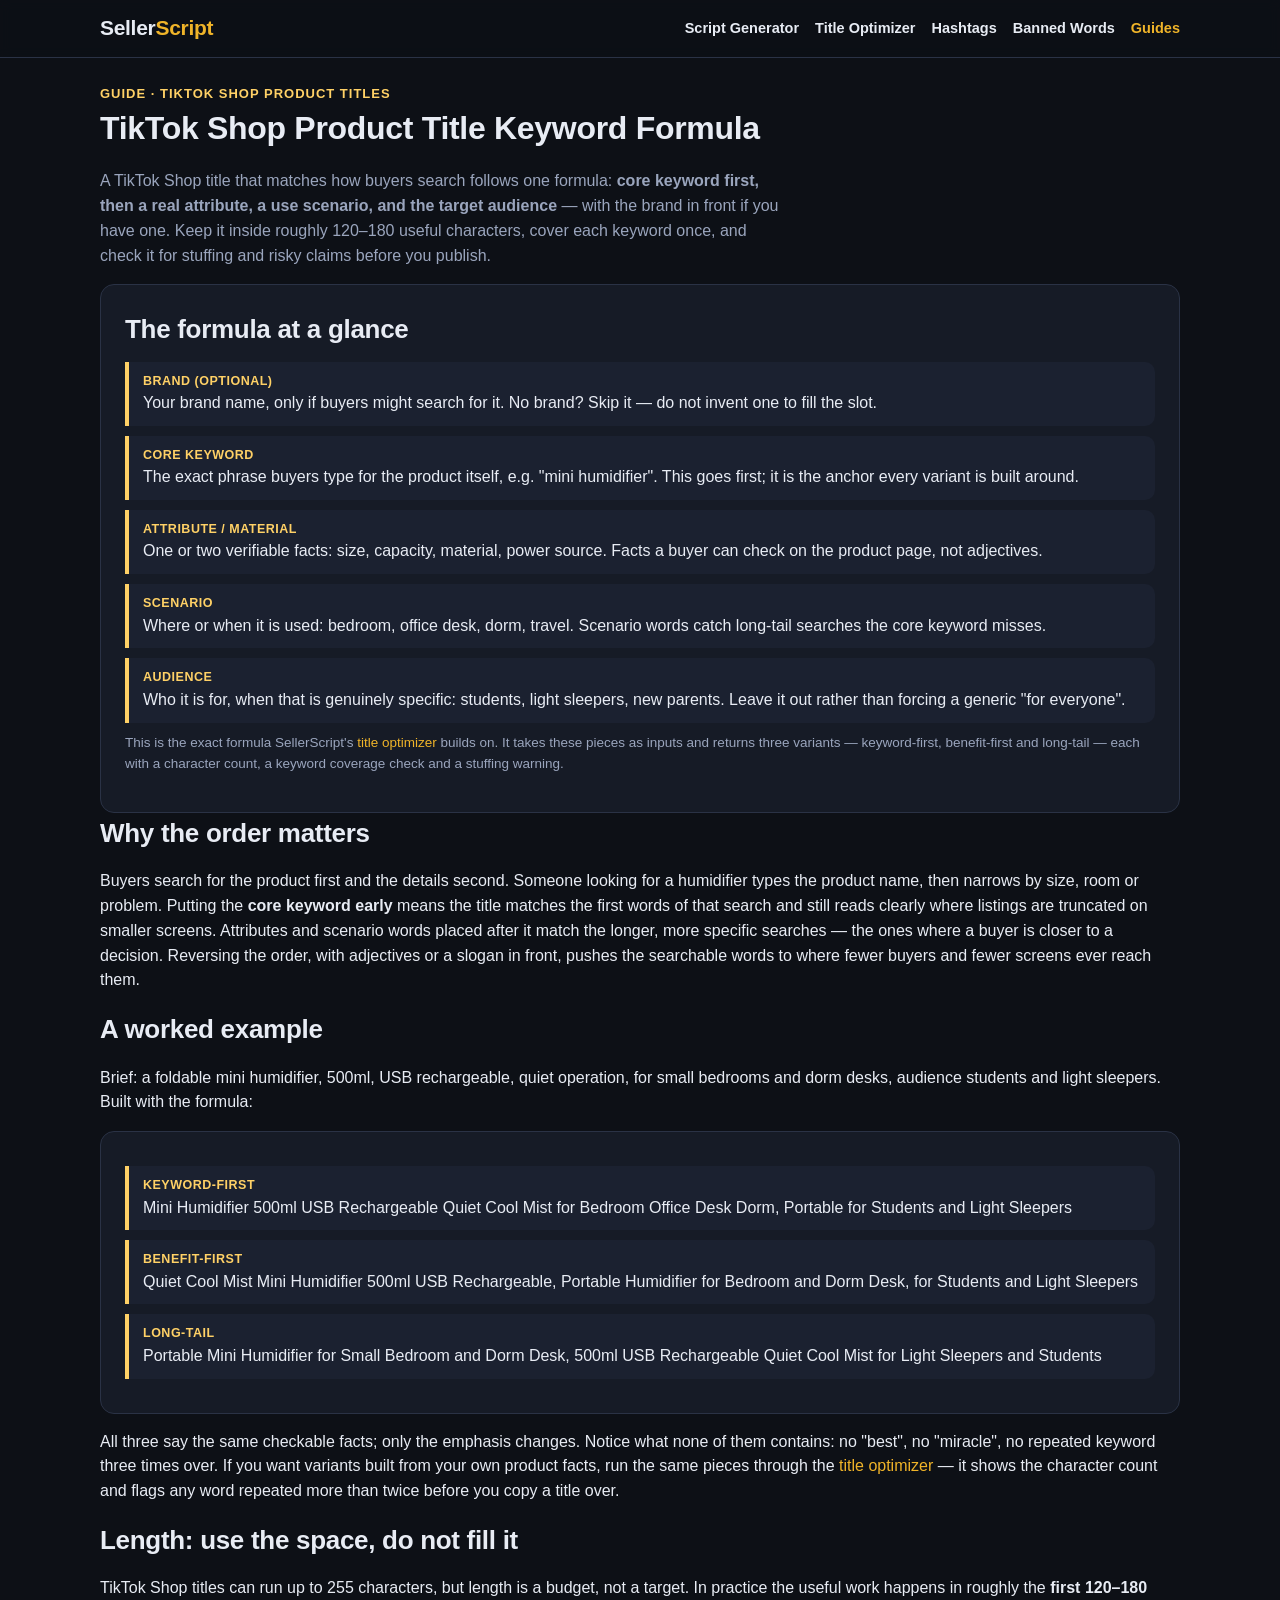
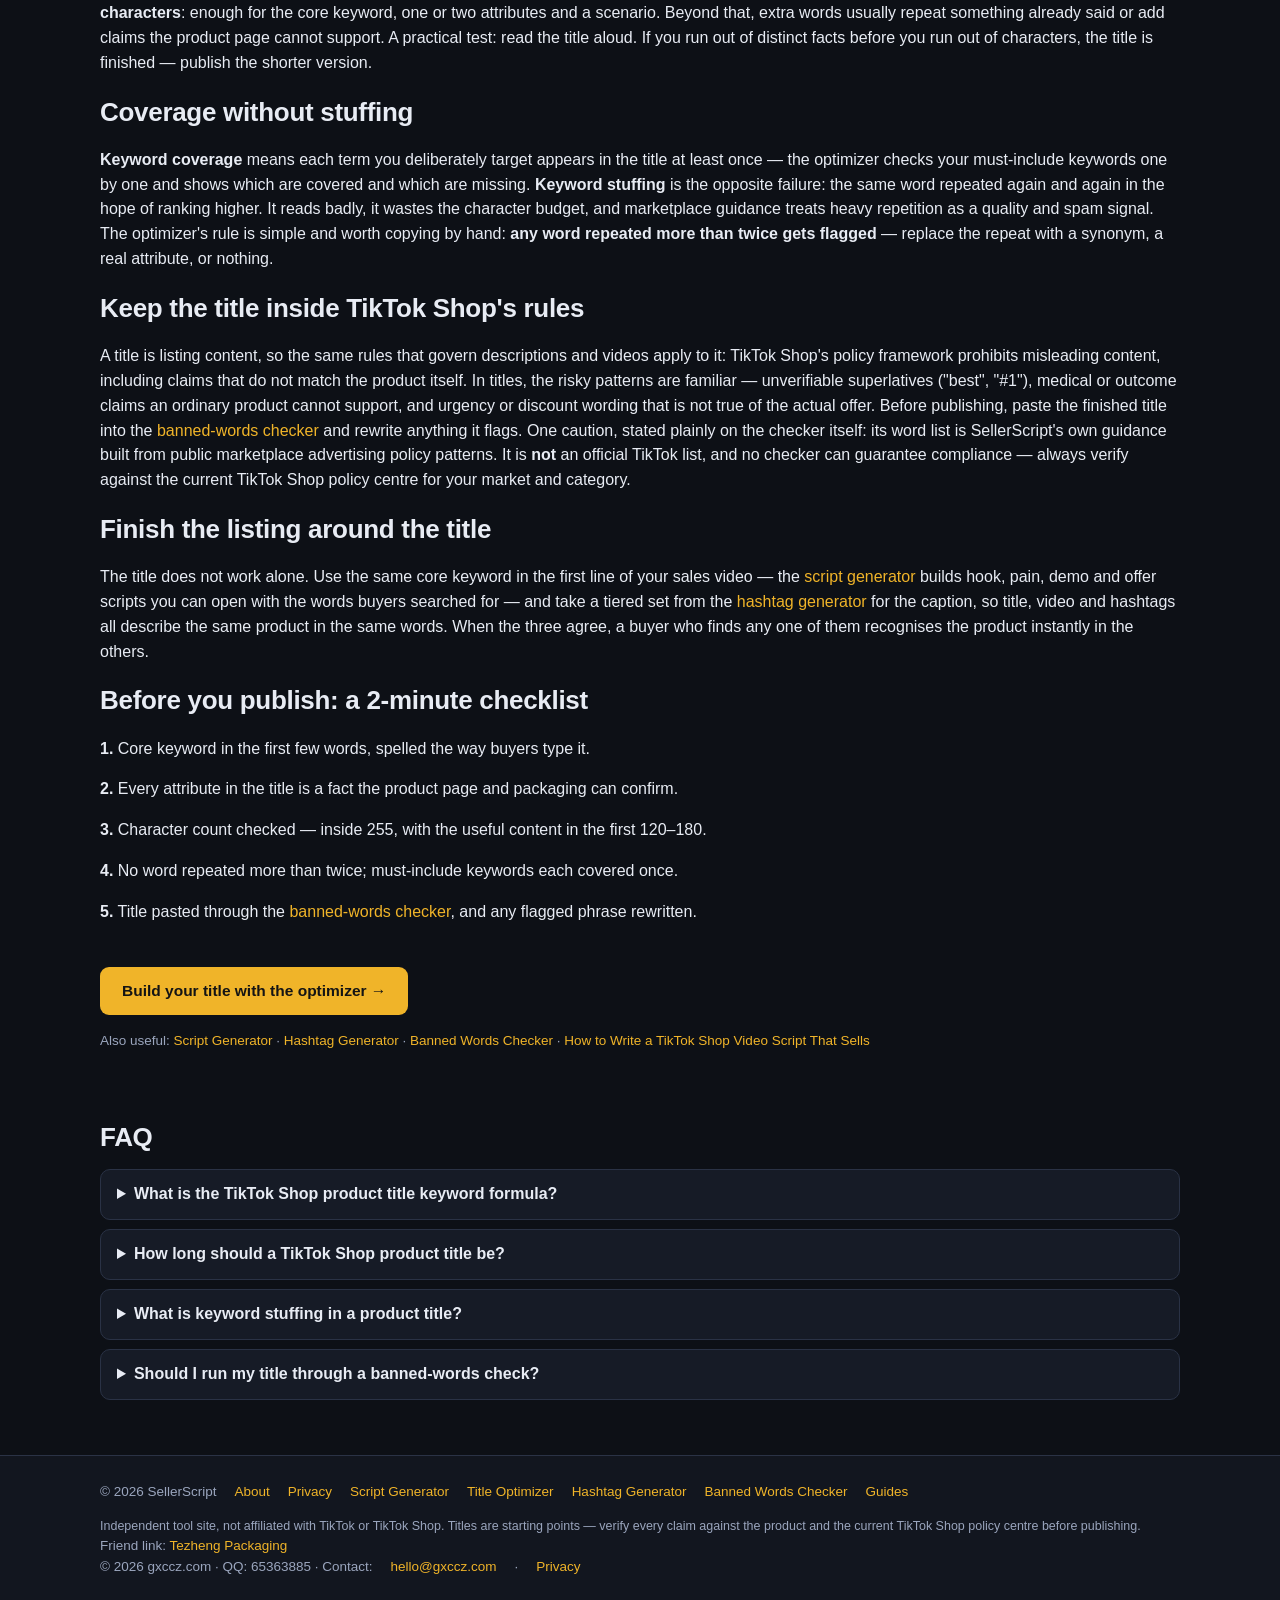
<file: guides/tiktok-shop-product-title-keyword-formula.html>
<!doctype html>
<html lang="en">
<head>
<meta charset="utf-8">
<meta name="viewport" content="width=device-width, initial-scale=1">
<title>TikTok Shop Product Title Keyword Formula | SellerScript Guides</title>
<meta name="description" content="The TikTok Shop product title keyword formula: core keyword first, then attributes, scenario and audience — how to order the pieces, how long a title should be, a worked example, and the stuffing and risky-word mistakes to avoid.">
<link rel="canonical" href="https://sellerscript.pages.dev/guides/tiktok-shop-product-title-keyword-formula">
<meta property="og:title" content="TikTok Shop Product Title Keyword Formula | SellerScript">
<meta property="og:description" content="Core keyword + attributes + scenario + audience: the title formula SellerScript's optimizer builds on, with ordering, length and coverage checks explained.">
<meta property="og:type" content="article">
<meta property="og:url" content="https://sellerscript.pages.dev/guides/tiktok-shop-product-title-keyword-formula">
<meta property="og:image" content="https://sellerscript.pages.dev/og-image.png">
<meta property="og:site_name" content="SellerScript">
<meta name="twitter:card" content="summary_large_image">
<meta name="twitter:image" content="https://sellerscript.pages.dev/og-image.png">
<link rel="icon" href="/favicon.svg" type="image/svg+xml">
<link rel="stylesheet" href="/assets/style.css">
<script type="application/ld+json">
{"@context":"https://schema.org","@type":"Article","headline":"TikTok Shop Product Title Keyword Formula","description":"The TikTok Shop product title keyword formula: core keyword first, then attributes, scenario and audience — how to order the pieces, how long a title should be, a worked example, and the stuffing and risky-word mistakes to avoid.","image":"https://sellerscript.pages.dev/og-image.png","author":{"@type":"Organization","name":"SellerScript","url":"https://sellerscript.pages.dev/"},"publisher":{"@type":"Organization","name":"SellerScript","url":"https://sellerscript.pages.dev/"},"datePublished":"2026-11-17","dateModified":"2026-11-17","mainEntityOfPage":"https://sellerscript.pages.dev/guides/tiktok-shop-product-title-keyword-formula"}
</script>
<script type="application/ld+json">
{"@context":"https://schema.org","@type":"FAQPage","mainEntity":[
{"@type":"Question","name":"What is the TikTok Shop product title keyword formula?","acceptedAnswer":{"@type":"Answer","text":"Brand (if any) + core keyword + key attribute or material + use scenario + target audience. The core keyword goes early because that is what buyers type into search; attributes, scenario and audience catch longer, more specific searches. SellerScript's title optimizer builds three variants on this formula — keyword-first, benefit-first and long-tail."}},
{"@type":"Question","name":"How long should a TikTok Shop product title be?","acceptedAnswer":{"@type":"Answer","text":"Titles can run up to 255 characters, but the useful work happens in roughly the first 120–180 characters: enough for the core keyword, one or two real attributes and a scenario, without stuffing. The title optimizer shows the exact character count for each variant so you can check before publishing."}},
{"@type":"Question","name":"What is keyword stuffing in a product title?","acceptedAnswer":{"@type":"Answer","text":"Repeating the same word or phrase many times to try to game search ranking. It reads as spam to buyers and marketplaces treat heavy repetition as a quality problem. SellerScript's title optimizer flags any word repeated more than twice so you can swap repeats for synonyms or real attributes instead."}},
{"@type":"Question","name":"Should I run my title through a banned-words check?","acceptedAnswer":{"@type":"Answer","text":"Yes, before publishing. Titles carry the same claim risk as descriptions: unverifiable superlatives, medical claims and fake urgency in a title can be flagged under TikTok Shop's rules on misleading content. SellerScript's banned-words checker scans for these patterns and suggests safer wording; its list is SellerScript's own guidance based on public marketplace policy patterns, not an official TikTok word list."}}]}
</script>
<script async src="https://www.googletagmanager.com/gtag/js?id=G-CG8J72909Z"></script>
<script>
window.dataLayer = window.dataLayer || [];
function gtag(){dataLayer.push(arguments);}
gtag('js', new Date());
gtag('config', 'G-CG8J72909Z');
</script>
</head>
<body>
<header class="site"><div class="wrap">
  <a class="logo" href="/">Seller<span>Script</span></a>
  <nav class="main">
    <a href="/script-generator/">Script Generator</a>
    <a href="/title-optimizer/">Title Optimizer</a>
    <a href="/hashtag-generator/">Hashtags</a>
    <a href="/banned-words-checker/">Banned Words</a>
    <a class="on" href="/guides/tiktok-shop-product-title-keyword-formula">Guides</a>
  </nav>
</div></header>

<main class="wrap">
  <section class="block">
    <div class="kicker">Guide · TikTok Shop product titles</div>
    <h1 style="font-size:32px">TikTok Shop Product Title Keyword Formula</h1>
    <p style="color:var(--muted);max-width:680px">A TikTok Shop title that matches how buyers search follows one formula: <b>core keyword first, then a real attribute, a use scenario, and the target audience</b> — with the brand in front if you have one. Keep it inside roughly 120–180 useful characters, cover each keyword once, and check it for stuffing and risky claims before you publish.</p>

    <div class="card">
      <h2 style="margin-top:0">The formula at a glance</h2>
      <div class="seg"><b>Brand (optional)</b><span>Your brand name, only if buyers might search for it. No brand? Skip it — do not invent one to fill the slot.</span></div>
      <div class="seg"><b>Core keyword</b><span>The exact phrase buyers type for the product itself, e.g. "mini humidifier". This goes first; it is the anchor every variant is built around.</span></div>
      <div class="seg"><b>Attribute / material</b><span>One or two verifiable facts: size, capacity, material, power source. Facts a buyer can check on the product page, not adjectives.</span></div>
      <div class="seg"><b>Scenario</b><span>Where or when it is used: bedroom, office desk, dorm, travel. Scenario words catch long-tail searches the core keyword misses.</span></div>
      <div class="seg"><b>Audience</b><span>Who it is for, when that is genuinely specific: students, light sleepers, new parents. Leave it out rather than forcing a generic "for everyone".</span></div>
      <p class="meta-line">This is the exact formula SellerScript's <a href="/title-optimizer/">title optimizer</a> builds on. It takes these pieces as inputs and returns three variants — keyword-first, benefit-first and long-tail — each with a character count, a keyword coverage check and a stuffing warning.</p>
    </div>

    <h2>Why the order matters</h2>
    <p>Buyers search for the product first and the details second. Someone looking for a humidifier types the product name, then narrows by size, room or problem. Putting the <b>core keyword early</b> means the title matches the first words of that search and still reads clearly where listings are truncated on smaller screens. Attributes and scenario words placed after it match the longer, more specific searches — the ones where a buyer is closer to a decision. Reversing the order, with adjectives or a slogan in front, pushes the searchable words to where fewer buyers and fewer screens ever reach them.</p>

    <h2>A worked example</h2>
    <p>Brief: a foldable mini humidifier, 500ml, USB rechargeable, quiet operation, for small bedrooms and dorm desks, audience students and light sleepers. Built with the formula:</p>
    <div class="card">
      <div class="seg"><b>Keyword-first</b><span>Mini Humidifier 500ml USB Rechargeable Quiet Cool Mist for Bedroom Office Desk Dorm, Portable for Students and Light Sleepers</span></div>
      <div class="seg"><b>Benefit-first</b><span>Quiet Cool Mist Mini Humidifier 500ml USB Rechargeable, Portable Humidifier for Bedroom and Dorm Desk, for Students and Light Sleepers</span></div>
      <div class="seg"><b>Long-tail</b><span>Portable Mini Humidifier for Small Bedroom and Dorm Desk, 500ml USB Rechargeable Quiet Cool Mist for Light Sleepers and Students</span></div>
    </div>
    <p>All three say the same checkable facts; only the emphasis changes. Notice what none of them contains: no "best", no "miracle", no repeated keyword three times over. If you want variants built from your own product facts, run the same pieces through the <a href="/title-optimizer/">title optimizer</a> — it shows the character count and flags any word repeated more than twice before you copy a title over.</p>

    <h2>Length: use the space, do not fill it</h2>
    <p>TikTok Shop titles can run up to 255 characters, but length is a budget, not a target. In practice the useful work happens in roughly the <b>first 120–180 characters</b>: enough for the core keyword, one or two attributes and a scenario. Beyond that, extra words usually repeat something already said or add claims the product page cannot support. A practical test: read the title aloud. If you run out of distinct facts before you run out of characters, the title is finished — publish the shorter version.</p>

    <h2>Coverage without stuffing</h2>
    <p><b>Keyword coverage</b> means each term you deliberately target appears in the title at least once — the optimizer checks your must-include keywords one by one and shows which are covered and which are missing. <b>Keyword stuffing</b> is the opposite failure: the same word repeated again and again in the hope of ranking higher. It reads badly, it wastes the character budget, and marketplace guidance treats heavy repetition as a quality and spam signal. The optimizer's rule is simple and worth copying by hand: <b>any word repeated more than twice gets flagged</b> — replace the repeat with a synonym, a real attribute, or nothing.</p>

    <h2>Keep the title inside TikTok Shop's rules</h2>
    <p>A title is listing content, so the same rules that govern descriptions and videos apply to it: TikTok Shop's policy framework prohibits misleading content, including claims that do not match the product itself. In titles, the risky patterns are familiar — unverifiable superlatives ("best", "#1"), medical or outcome claims an ordinary product cannot support, and urgency or discount wording that is not true of the actual offer. Before publishing, paste the finished title into the <a href="/banned-words-checker/">banned-words checker</a> and rewrite anything it flags. One caution, stated plainly on the checker itself: its word list is SellerScript's own guidance built from public marketplace advertising policy patterns. It is <b>not</b> an official TikTok list, and no checker can guarantee compliance — always verify against the current TikTok Shop policy centre for your market and category.</p>

    <h2>Finish the listing around the title</h2>
    <p>The title does not work alone. Use the same core keyword in the first line of your sales video — the <a href="/script-generator/">script generator</a> builds hook, pain, demo and offer scripts you can open with the words buyers searched for — and take a tiered set from the <a href="/hashtag-generator/">hashtag generator</a> for the caption, so title, video and hashtags all describe the same product in the same words. When the three agree, a buyer who finds any one of them recognises the product instantly in the others.</p>

    <h2>Before you publish: a 2-minute checklist</h2>
    <p><b>1.</b> Core keyword in the first few words, spelled the way buyers type it.</p>
    <p><b>2.</b> Every attribute in the title is a fact the product page and packaging can confirm.</p>
    <p><b>3.</b> Character count checked — inside 255, with the useful content in the first 120–180.</p>
    <p><b>4.</b> No word repeated more than twice; must-include keywords each covered once.</p>
    <p><b>5.</b> Title pasted through the <a href="/banned-words-checker/">banned-words checker</a>, and any flagged phrase rewritten.</p>

    <p style="margin-top:24px"><a class="btn" href="/title-optimizer/">Build your title with the optimizer →</a></p>
    <p class="meta-line">Also useful: <a href="/script-generator/">Script Generator</a> · <a href="/hashtag-generator/">Hashtag Generator</a> · <a href="/banned-words-checker/">Banned Words Checker</a> · <a href="/guides/how-to-write-a-tiktok-shop-video-script-that-sells">How to Write a TikTok Shop Video Script That Sells</a></p>
  </section>

  <section class="block faq">
    <h2>FAQ</h2>
    <details><summary>What is the TikTok Shop product title keyword formula?</summary><p>Brand (if any) + core keyword + key attribute or material + use scenario + target audience. The core keyword goes early because that is what buyers type; the rest catches longer, more specific searches. The title optimizer returns keyword-first, benefit-first and long-tail variants on this formula.</p></details>
    <details><summary>How long should a TikTok Shop product title be?</summary><p>Up to 255 characters is allowed, but the useful work happens in roughly the first 120–180. The optimizer shows the exact count per variant.</p></details>
    <details><summary>What is keyword stuffing in a product title?</summary><p>Repeating the same word many times to game search. It reads as spam to buyers and is treated as a quality problem. The optimizer flags any word repeated more than twice so you can swap in synonyms or real attributes.</p></details>
    <details><summary>Should I run my title through a banned-words check?</summary><p>Yes. Superlatives, medical claims and fake urgency in a title carry the same misleading-content risk as in a description. The banned-words checker flags these patterns and suggests safer wording; its list is SellerScript guidance, not an official TikTok list, so verify against the current policy centre.</p></details>
  </section>
</main>

<footer class="site"><div class="wrap">
  <span>© 2026 SellerScript</span>
  <a href="/about/">About</a><a href="/privacy/">Privacy</a>
  <a href="/script-generator/">Script Generator</a>
  <a href="/title-optimizer/">Title Optimizer</a>
  <a href="/hashtag-generator/">Hashtag Generator</a>
  <a href="/banned-words-checker/">Banned Words Checker</a>
  <a href="/guides/tiktok-shop-product-title-keyword-formula">Guides</a>
</div>
<div class="wrap disclaimer">Independent tool site, not affiliated with TikTok or TikTok Shop. Titles are starting points — verify every claim against the product and the current TikTok Shop policy centre before publishing.</div>
<div class="wrap">
  <span>Friend link: <a href="https://en.shtezheng.com">Tezheng Packaging</a></span>
</div>
<div class="wrap">© 2026 gxccz.com · QQ: 65363885 · Contact: <a href="mailto:hello@gxccz.com">hello@gxccz.com</a> · <a href="https://gxccz.com/privacy/">Privacy</a></div>
</footer>
<script src="/assets/site.js"></script>
</body>
</html>
</file>
<file: assets/style.css>
:root{
  --ink:#e8ecf4; --muted:#9aa5bd; --bg:#0d1016; --card:#161b26;
  --pink:#f0b429; --teal:#ffd166; --line:#2a3245; --mark:#f0b429;
  --radius:14px;
}
*{box-sizing:border-box}
html{scroll-behavior:smooth}
body{margin:0;font-family:-apple-system,BlinkMacSystemFont,"Segoe UI",Roboto,Helvetica,Arial,sans-serif;
  color:var(--ink);background:var(--bg);line-height:1.55}
a{color:var(--pink);text-decoration:none}
a:hover{text-decoration:underline}
.wrap{max-width:1120px;margin:0 auto;padding:0 20px}
header.site{position:sticky;top:0;background:rgba(13,16,22,.92);backdrop-filter:blur(6px);
  border-bottom:1px solid var(--line);z-index:20}
header.site .wrap{display:flex;align-items:center;gap:22px;padding-top:12px;padding-bottom:12px;flex-wrap:wrap}
.logo{font-weight:800;font-size:21px;color:var(--ink);letter-spacing:-.3px}
.logo span{color:var(--pink)}
nav.main{display:flex;gap:16px;flex-wrap:wrap;margin-left:auto}
nav.main a{color:var(--ink);font-size:14.5px;font-weight:600}
nav.main a.on{color:var(--pink)}
.hero{padding:52px 0 30px;text-align:center}
.hero h1{font-size:40px;line-height:1.15;margin:0 0 14px;letter-spacing:-.6px}
.hero h1 em{font-style:normal;color:var(--pink)}
.hero p{color:var(--muted);font-size:18px;max-width:640px;margin:0 auto}
.badge{display:inline-block;background:rgba(240,180,41,.12);color:var(--pink);font-weight:700;font-size:12.5px;
  padding:4px 12px;border-radius:99px;margin-bottom:16px}
.grid{display:grid;grid-template-columns:repeat(auto-fit,minmax(230px,1fr));gap:16px;margin:26px 0}
.toolcard{background:var(--card);border:1px solid var(--line);border-radius:var(--radius);
  padding:22px;display:block;color:var(--ink)}
.toolcard:hover{border-color:var(--pink);text-decoration:none;box-shadow:0 6px 22px rgba(240,180,41,.15)}
.toolcard .ico{font-size:28px;color:var(--pink)}
.toolcard .ico svg{display:block}
.toolcard h3{margin:10px 0 6px;font-size:18px}
.toolcard p{margin:0;color:var(--muted);font-size:14.5px}
section.block{padding:26px 0}
section.block h2{font-size:26px;margin:0 0 12px;letter-spacing:-.3px}
section.block h1{font-size:26px;margin:0 0 12px;letter-spacing:-.3px}
.card{background:var(--card);border:1px solid var(--line);border-radius:var(--radius);padding:24px}
form.tool label{display:block;font-weight:600;font-size:14px;margin:14px 0 5px}
form.tool input[type=text],form.tool input[type=email],form.tool select,form.tool textarea{
  width:100%;padding:11px 12px;border:1px solid #2a3245;border-radius:9px;font-size:15px;background:#1b2130;color:var(--ink)}
form.tool textarea{min-height:120px;resize:vertical}
form.tool .row{display:grid;grid-template-columns:1fr 1fr;gap:14px}
@media(max-width:640px){form.tool .row{grid-template-columns:1fr}.hero h1{font-size:31px}}
.btn{display:inline-block;background:var(--pink);color:#141414;border:0;border-radius:9px;
  padding:12px 22px;font-size:15.5px;font-weight:700;cursor:pointer;margin-top:18px}
.btn:hover{background:#ffd166}
.btn.ghost{background:#161b26;color:var(--ink);border:1px solid var(--line)}
.btn.small{padding:8px 14px;font-size:13.5px;margin-top:0}
.btn:disabled{opacity:.55;cursor:wait}
.result{margin-top:22px;display:none}
.result.show{display:block}
.seg{border-left:4px solid var(--teal);background:#1b2130;border-radius:0 10px 10px 0;
  padding:10px 14px;margin:10px 0}
.seg b{display:block;font-size:12.5px;text-transform:uppercase;letter-spacing:.5px;color:#ffd166}
.meta-line{color:var(--muted);font-size:13.5px;margin-top:8px}
.variant{border:1px solid var(--line);border-radius:10px;padding:14px 16px;margin:12px 0;background:#1b2130}
.variant h4{margin:0 0 6px;font-size:14px;color:var(--muted)}
.variant .t{font-size:16.5px;font-weight:600;word-break:break-word}
.checks{font-size:13.5px;margin-top:8px}
.checks .ok{color:#7de8c3}.checks .miss{color:#fb7185}
.warn{color:#ffd166;font-size:13.5px;margin-top:4px}
.taggroup{margin:12px 0}
.taggroup h4{margin:0 0 6px;font-size:13px;text-transform:uppercase;letter-spacing:.5px;color:var(--muted)}
.tag{display:inline-block;background:#1b2130;border:1px solid #2a3245;color:#9aa5bd;border-radius:99px;
  padding:3px 11px;margin:3px 3px 3px 0;font-size:13.5px}
pre.copybox{background:#161b26;color:#e8ecf4;border-radius:10px;padding:14px 16px;white-space:pre-wrap;
  word-break:break-word;font-size:14px;line-height:1.6}
.highlight-box{background:#1b2130;border:1px solid var(--line);border-radius:10px;padding:16px;
  white-space:pre-wrap;word-break:break-word;font-size:15px;line-height:1.7}
.highlight-box mark{background:var(--mark);color:#141414;padding:0 2px;border-radius:3px}
.finding{border:1px solid var(--line);border-left:4px solid var(--pink);border-radius:0 10px 10px 0;
  padding:10px 14px;margin:10px 0;background:#161b26}
.finding b{font-size:14.5px}
.finding p{margin:4px 0;font-size:13.5px;color:var(--muted)}
.finding .alt{color:#7de8c3}
.faq details{border:1px solid var(--line);border-radius:10px;padding:12px 16px;margin:9px 0;background:#161b26}
.faq summary{font-weight:700;cursor:pointer}
.faq p{color:var(--muted);margin:8px 0 2px}
.subscribe{background:linear-gradient(135deg,#161b26,#1b2130);color:#fff;border-radius:var(--radius);
  padding:28px;margin:30px 0}
.subscribe h2{color:#fff;margin:0 0 8px}
.subscribe p{color:#9aa5bd;margin:0 0 14px}
.subscribe form{display:flex;gap:10px;flex-wrap:wrap}
.subscribe input[type=email]{flex:1;min-width:230px;padding:12px;border-radius:9px;border:1px solid var(--line);font-size:15px;background:#0d1016;color:var(--ink)}
.subscribe .btn{margin-top:0;background:var(--pink)}
.sub-msg{font-size:14px;margin-top:10px;min-height:20px}
.sub-msg.ok{color:#7de8c3}.sub-msg.err{color:#ffb3c1}
.subscribe .fineprint{font-size:12.5px;color:#9aa5bd;margin:12px 0 0}
.subscribe .fineprint a{color:#ffd166;text-decoration:underline}
.prose p{color:var(--muted);max-width:720px}
.prose h3{margin:20px 0 6px;font-size:17px}
.hp{position:absolute;left:-9999px;top:-9999px;height:1px;width:1px;overflow:hidden}
footer.site{border-top:1px solid var(--line);background:#12161f;padding:26px 0 40px;color:var(--muted);font-size:13.5px;margin-top:20px}
footer.site .wrap{display:flex;gap:18px;flex-wrap:wrap}
.disclaimer{font-size:12.5px;color:var(--muted);margin-top:14px}
.kicker{font-size:13px;font-weight:700;letter-spacing:1px;text-transform:uppercase;color:var(--teal)}
</file>
